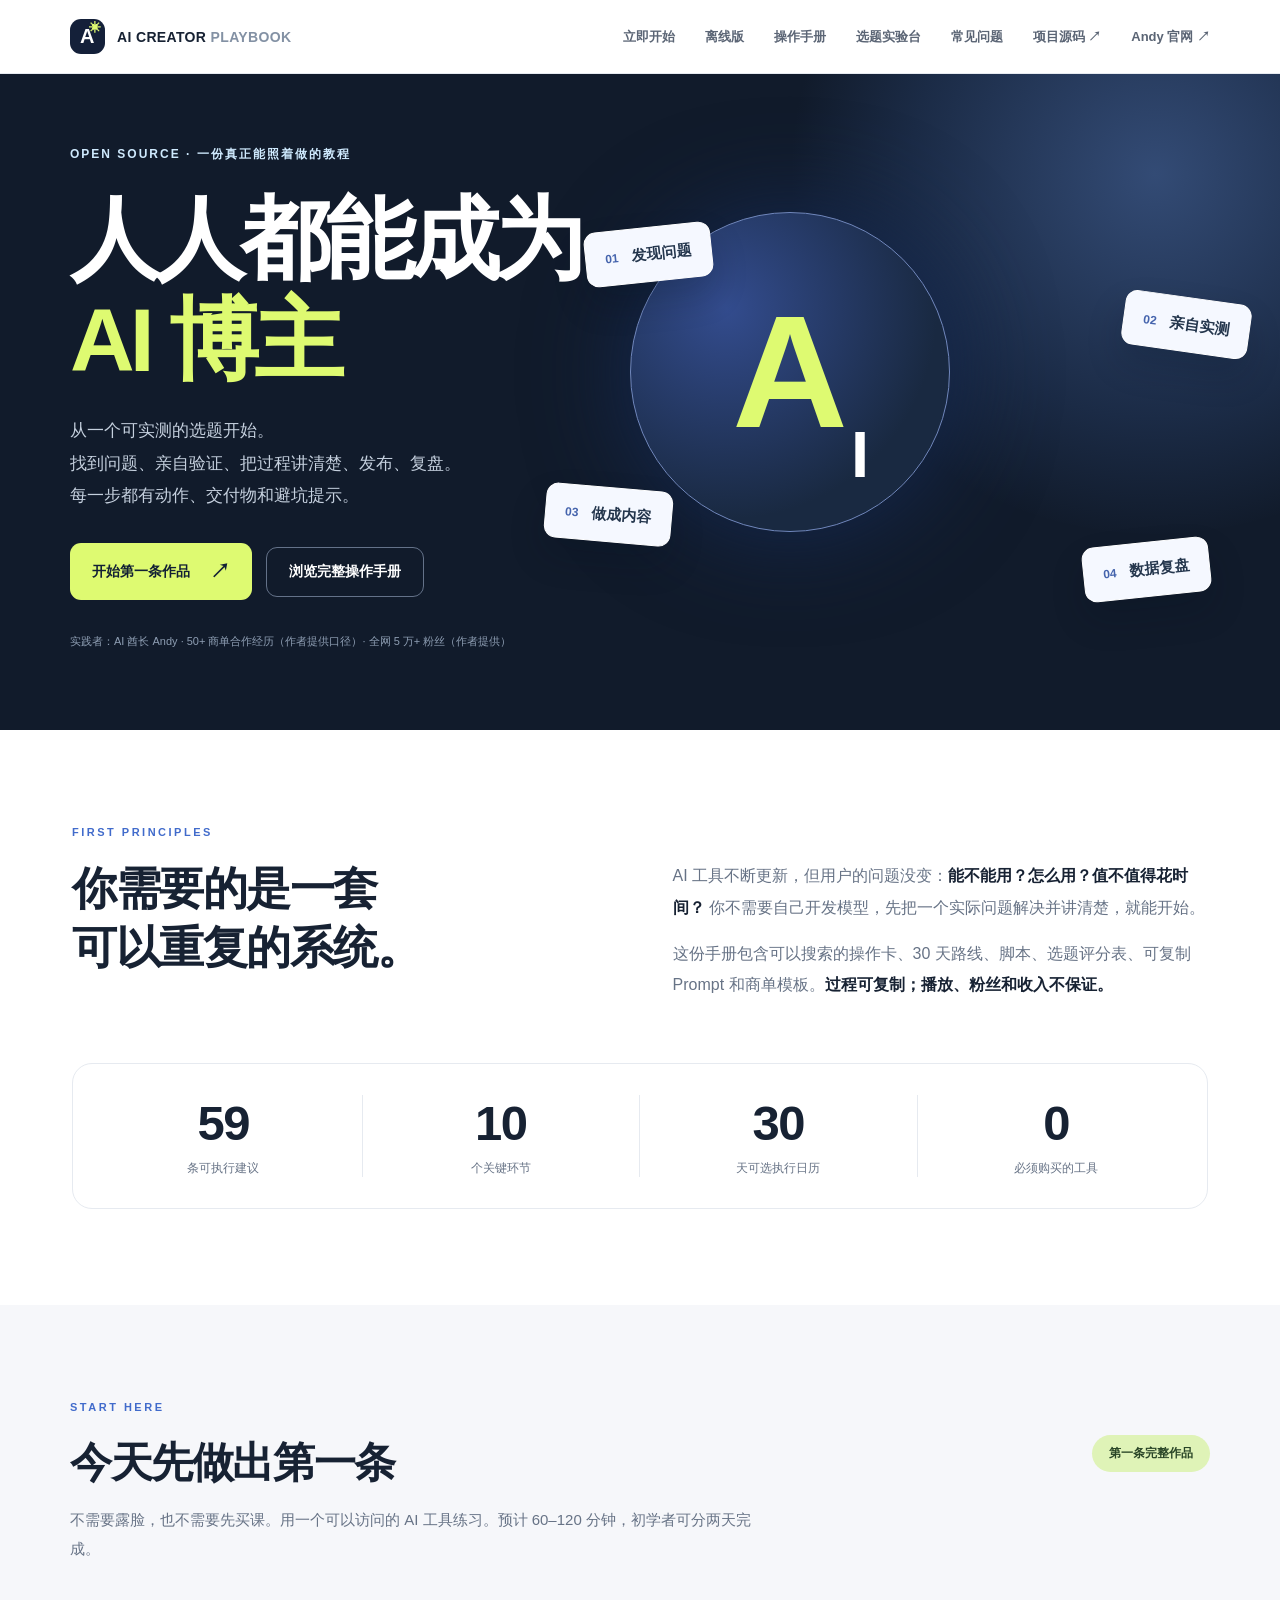
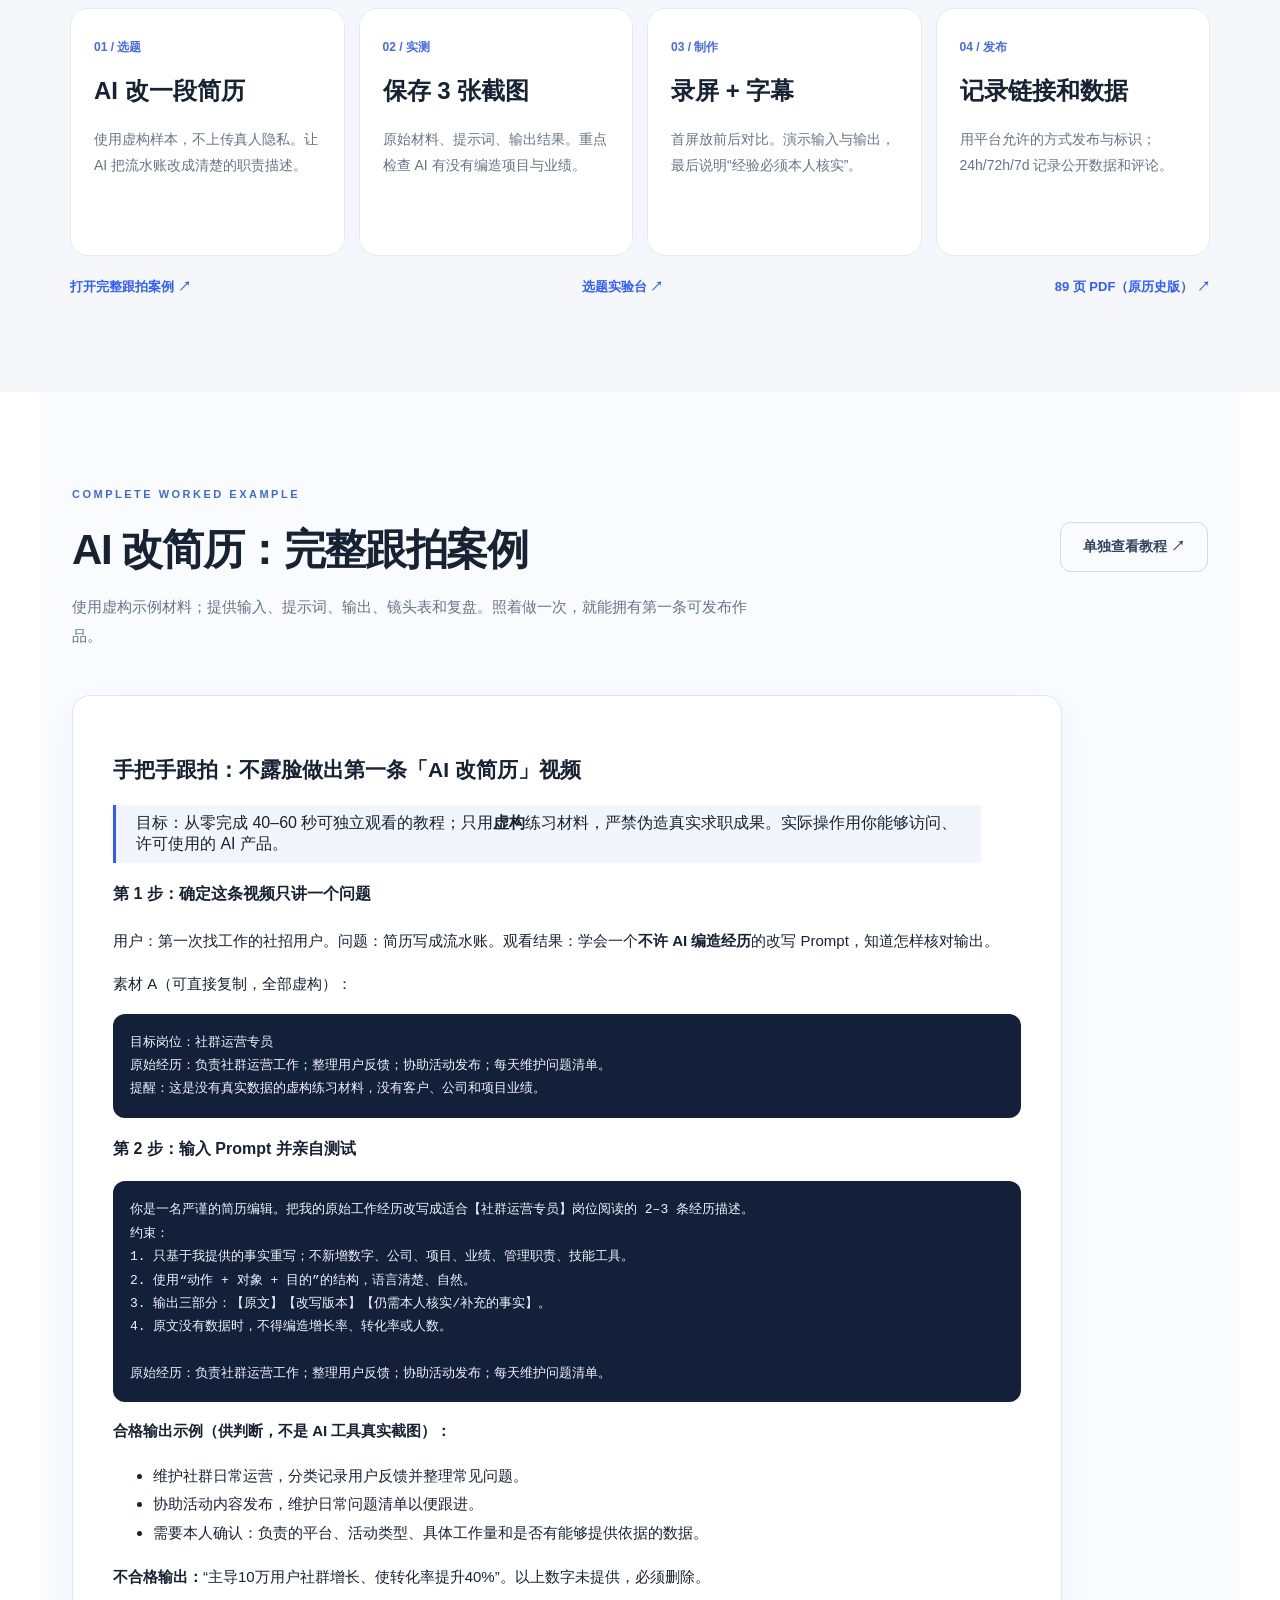
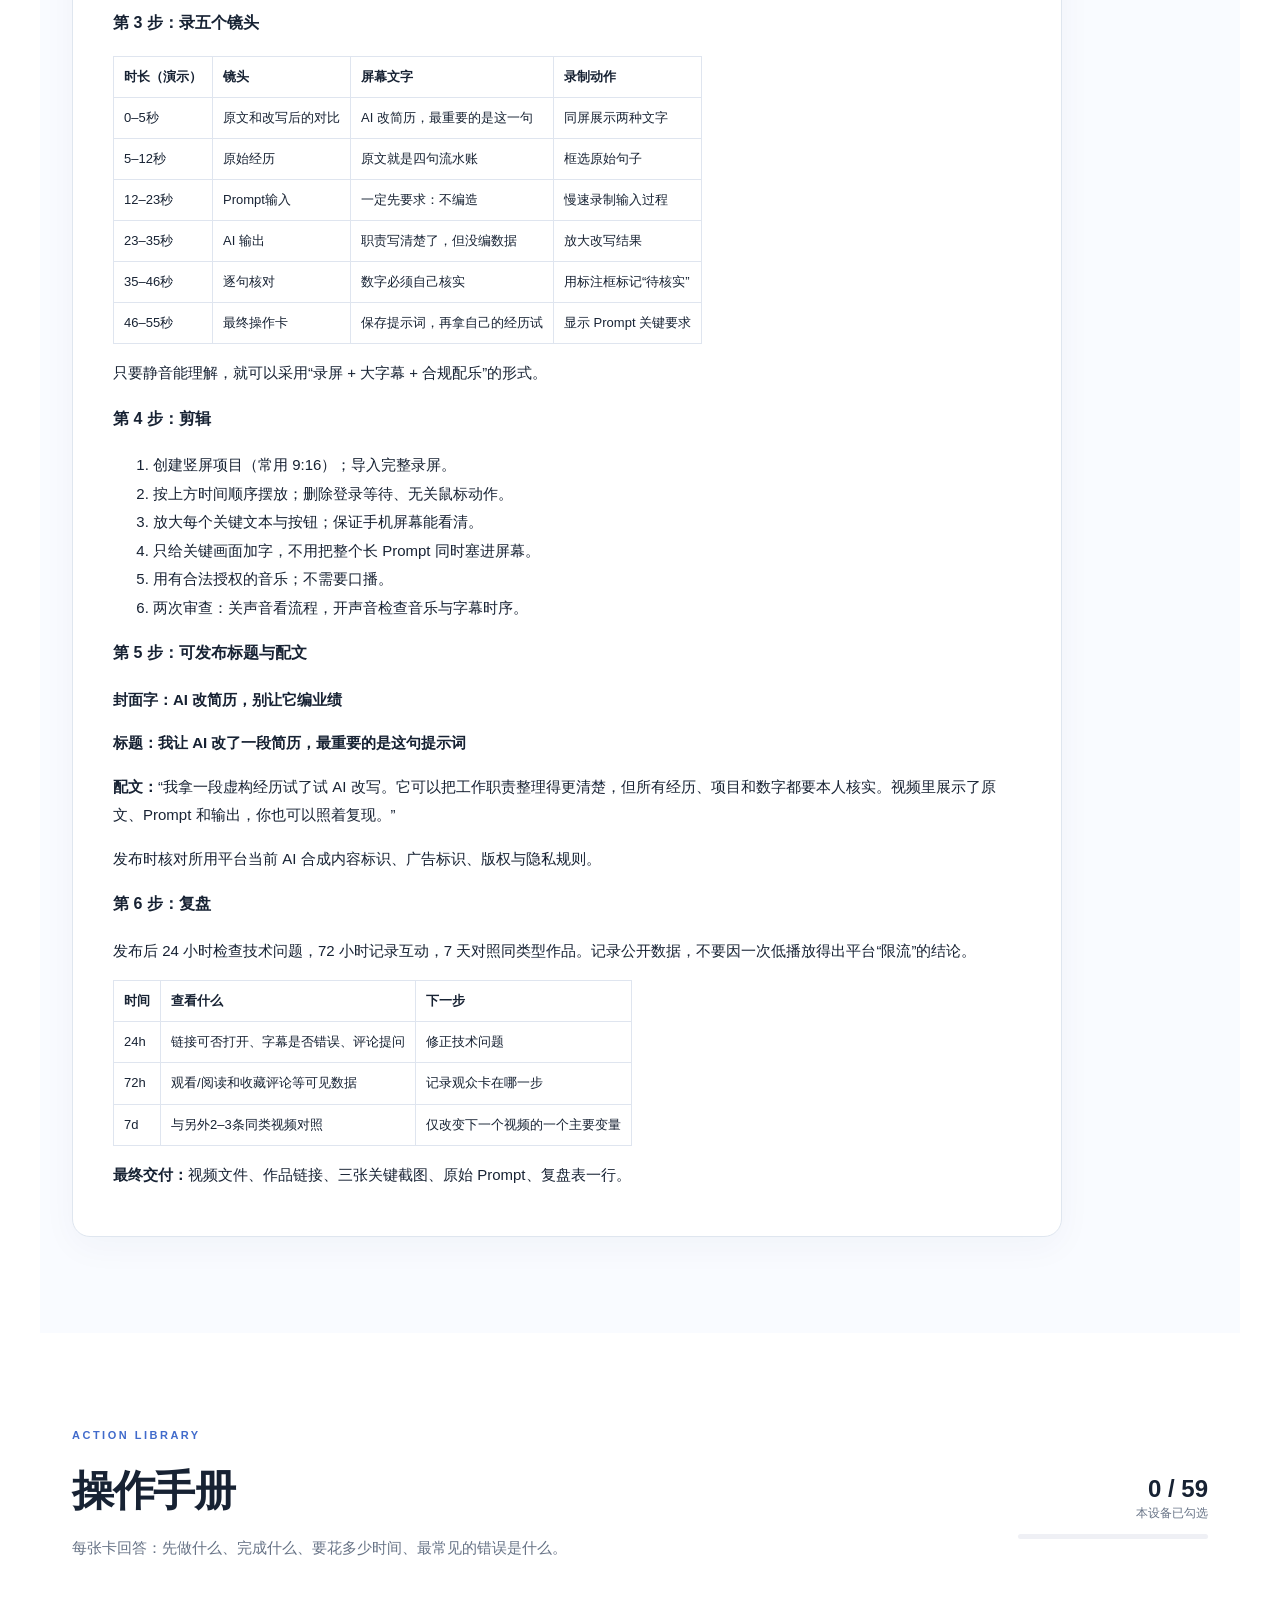
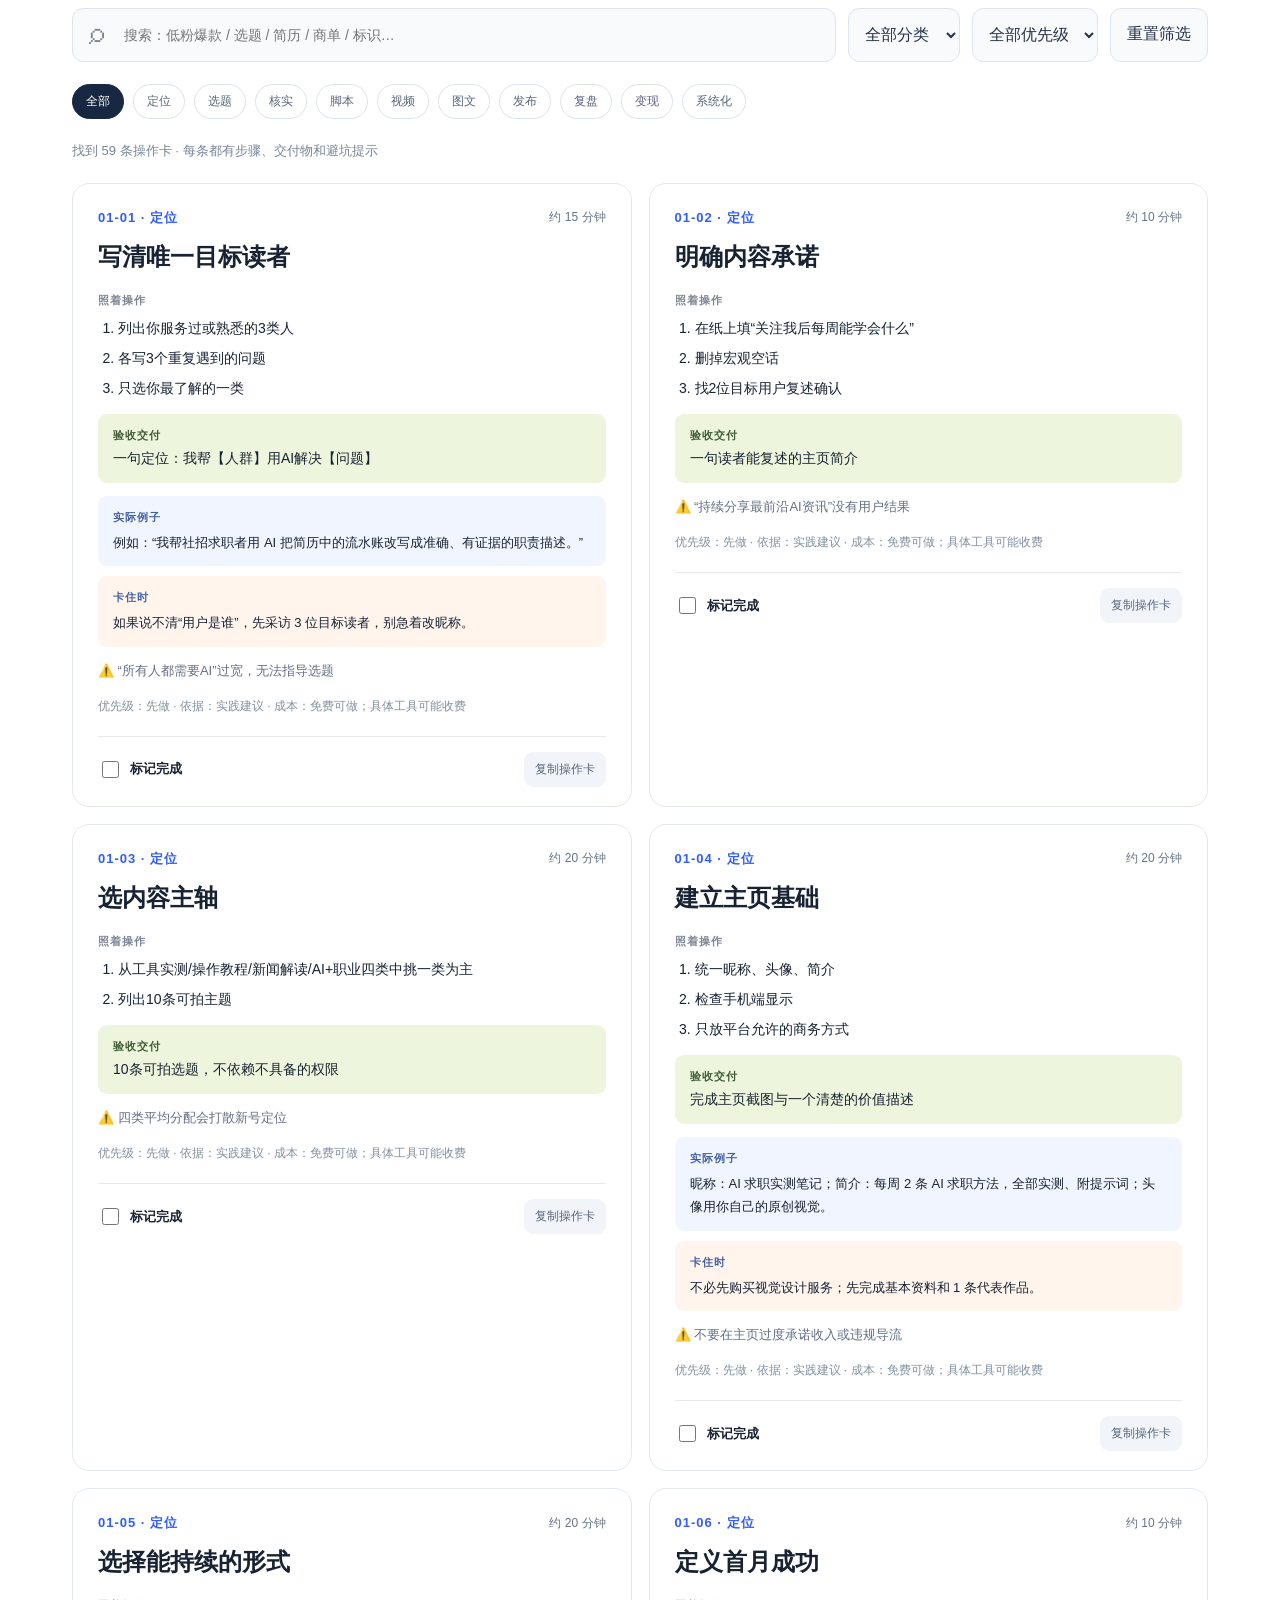
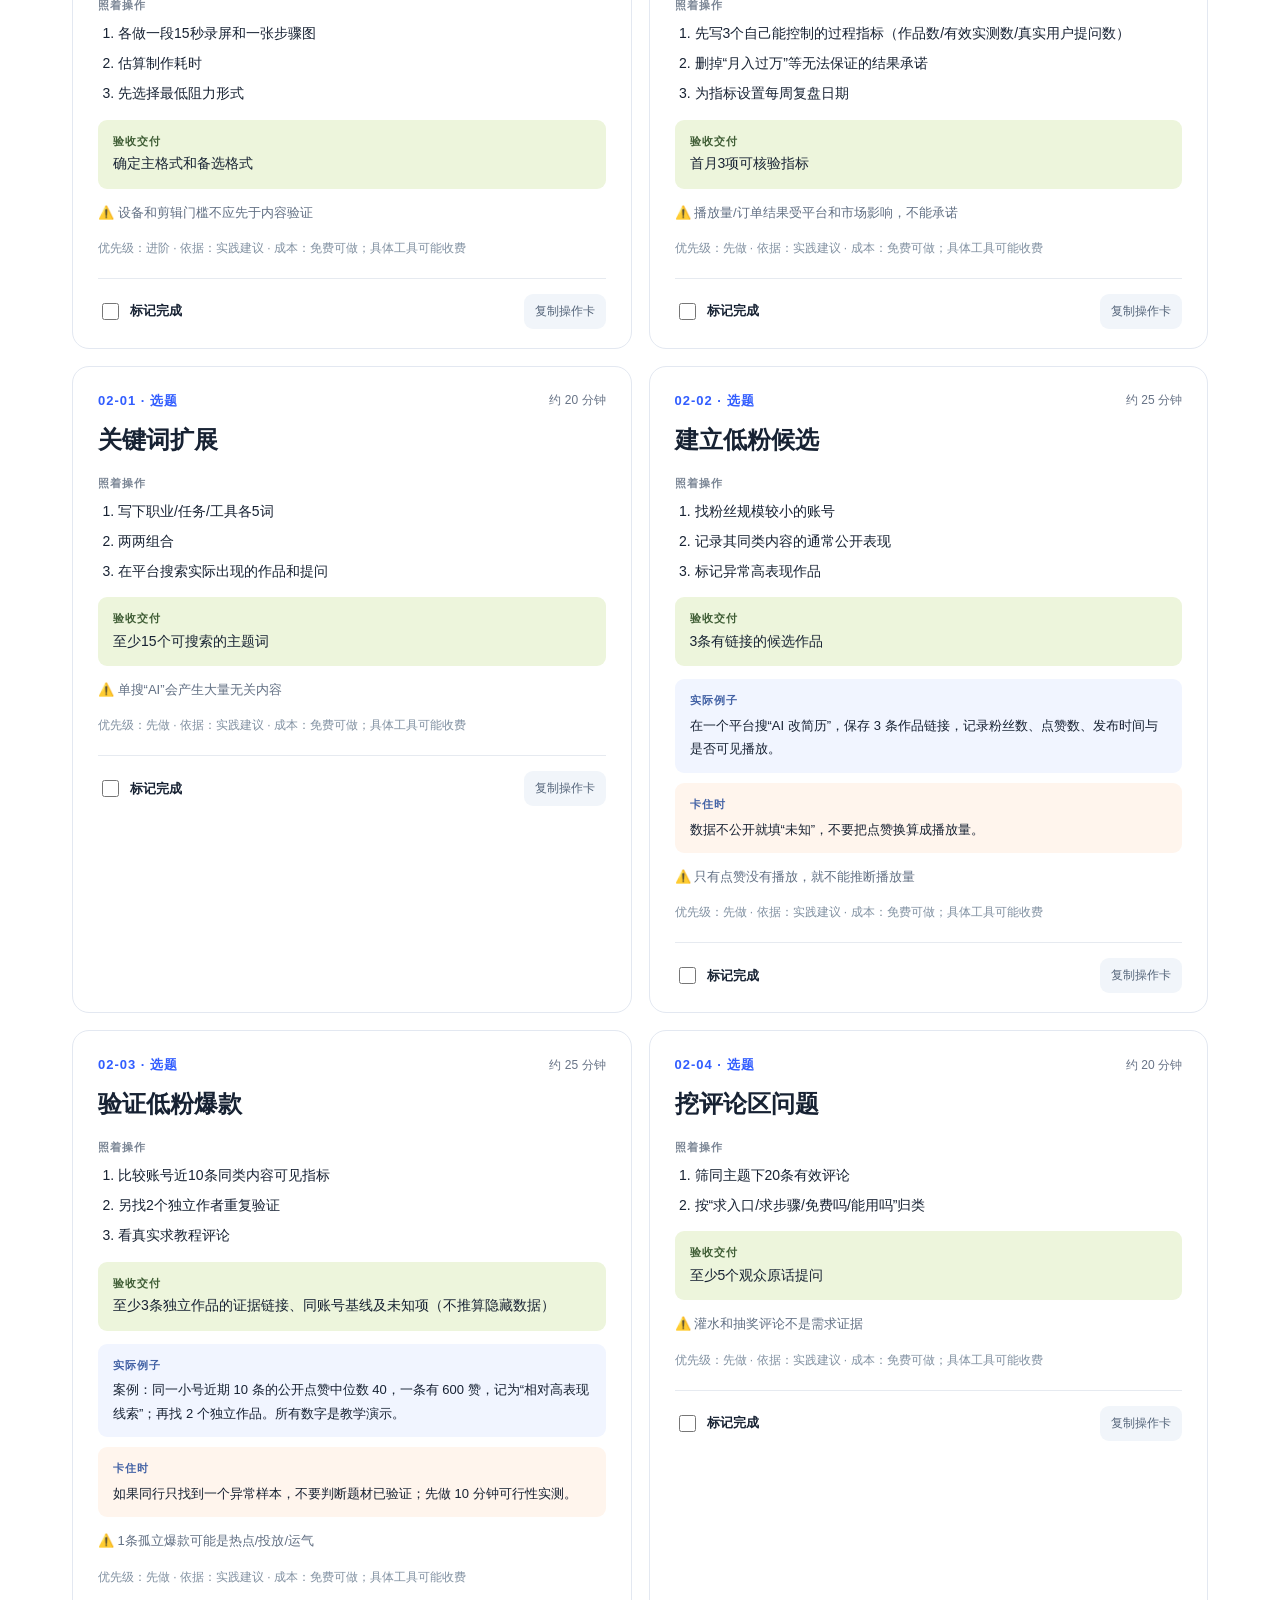
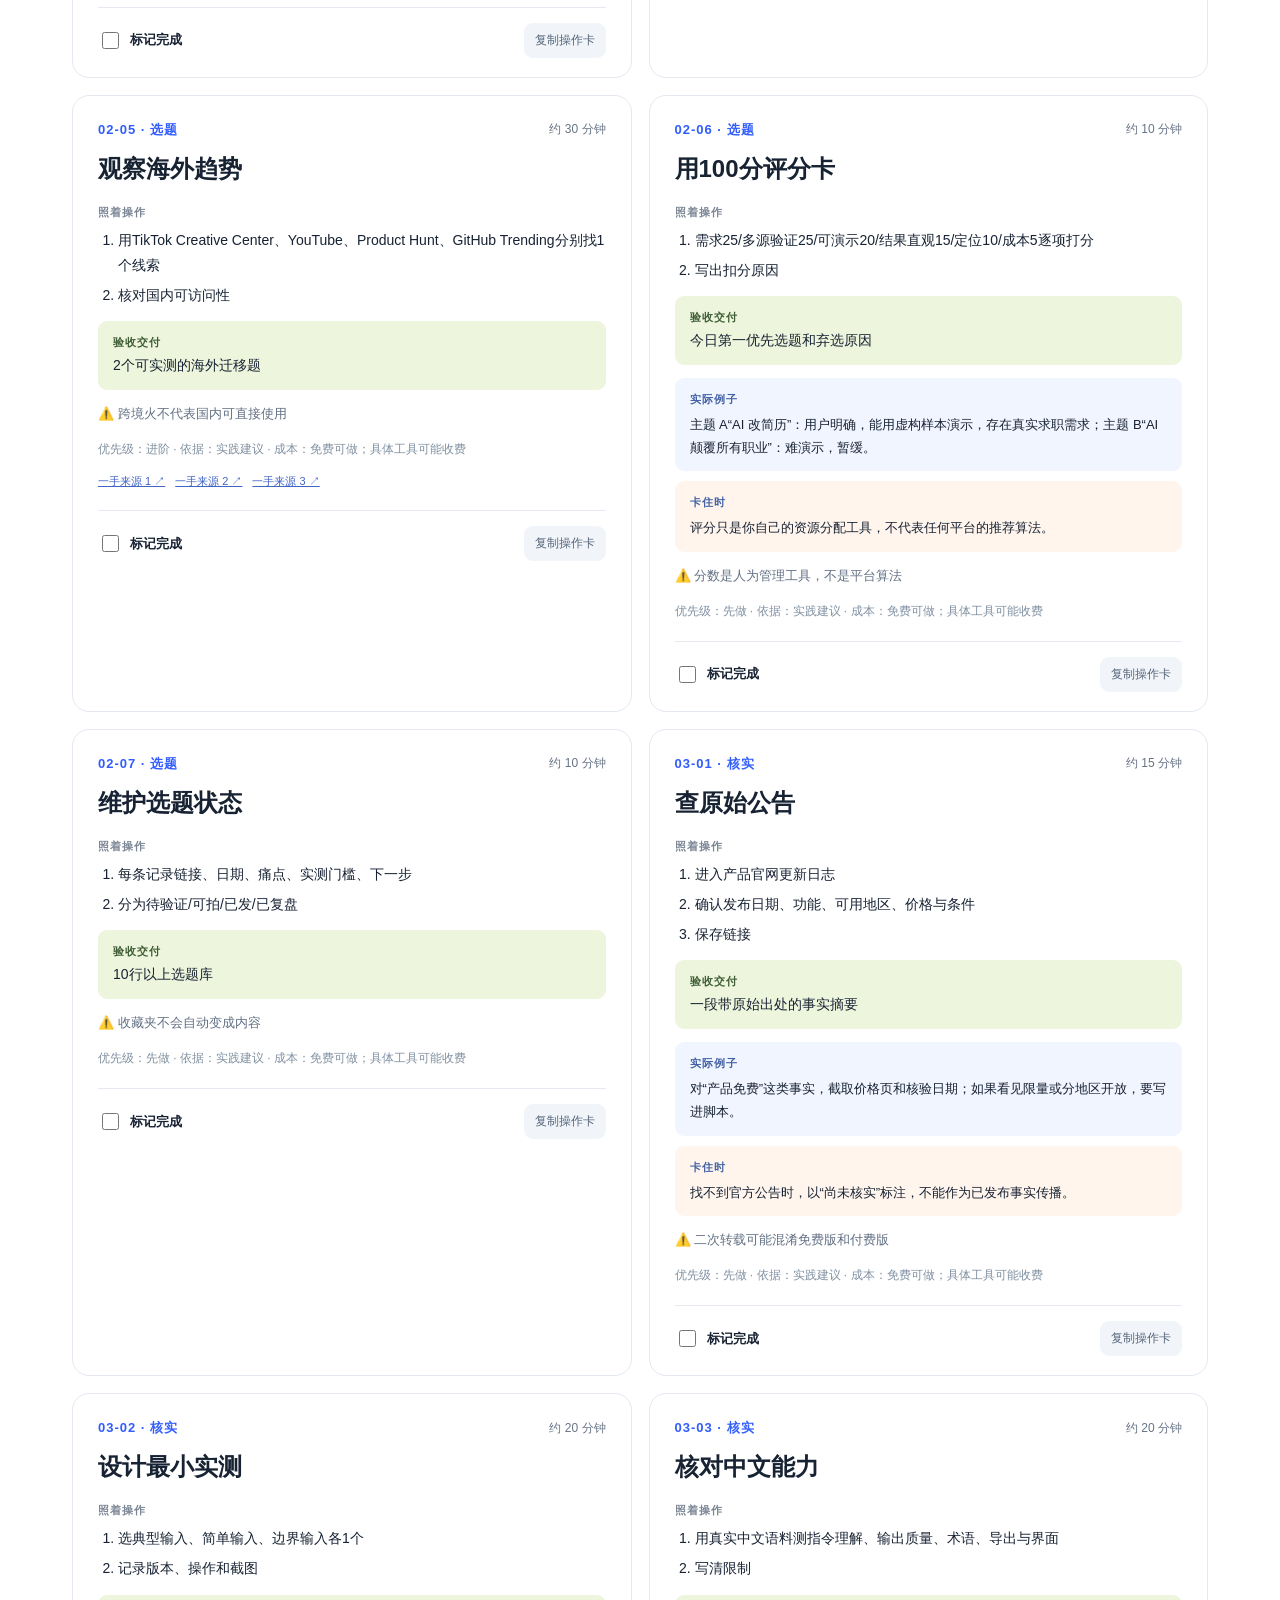
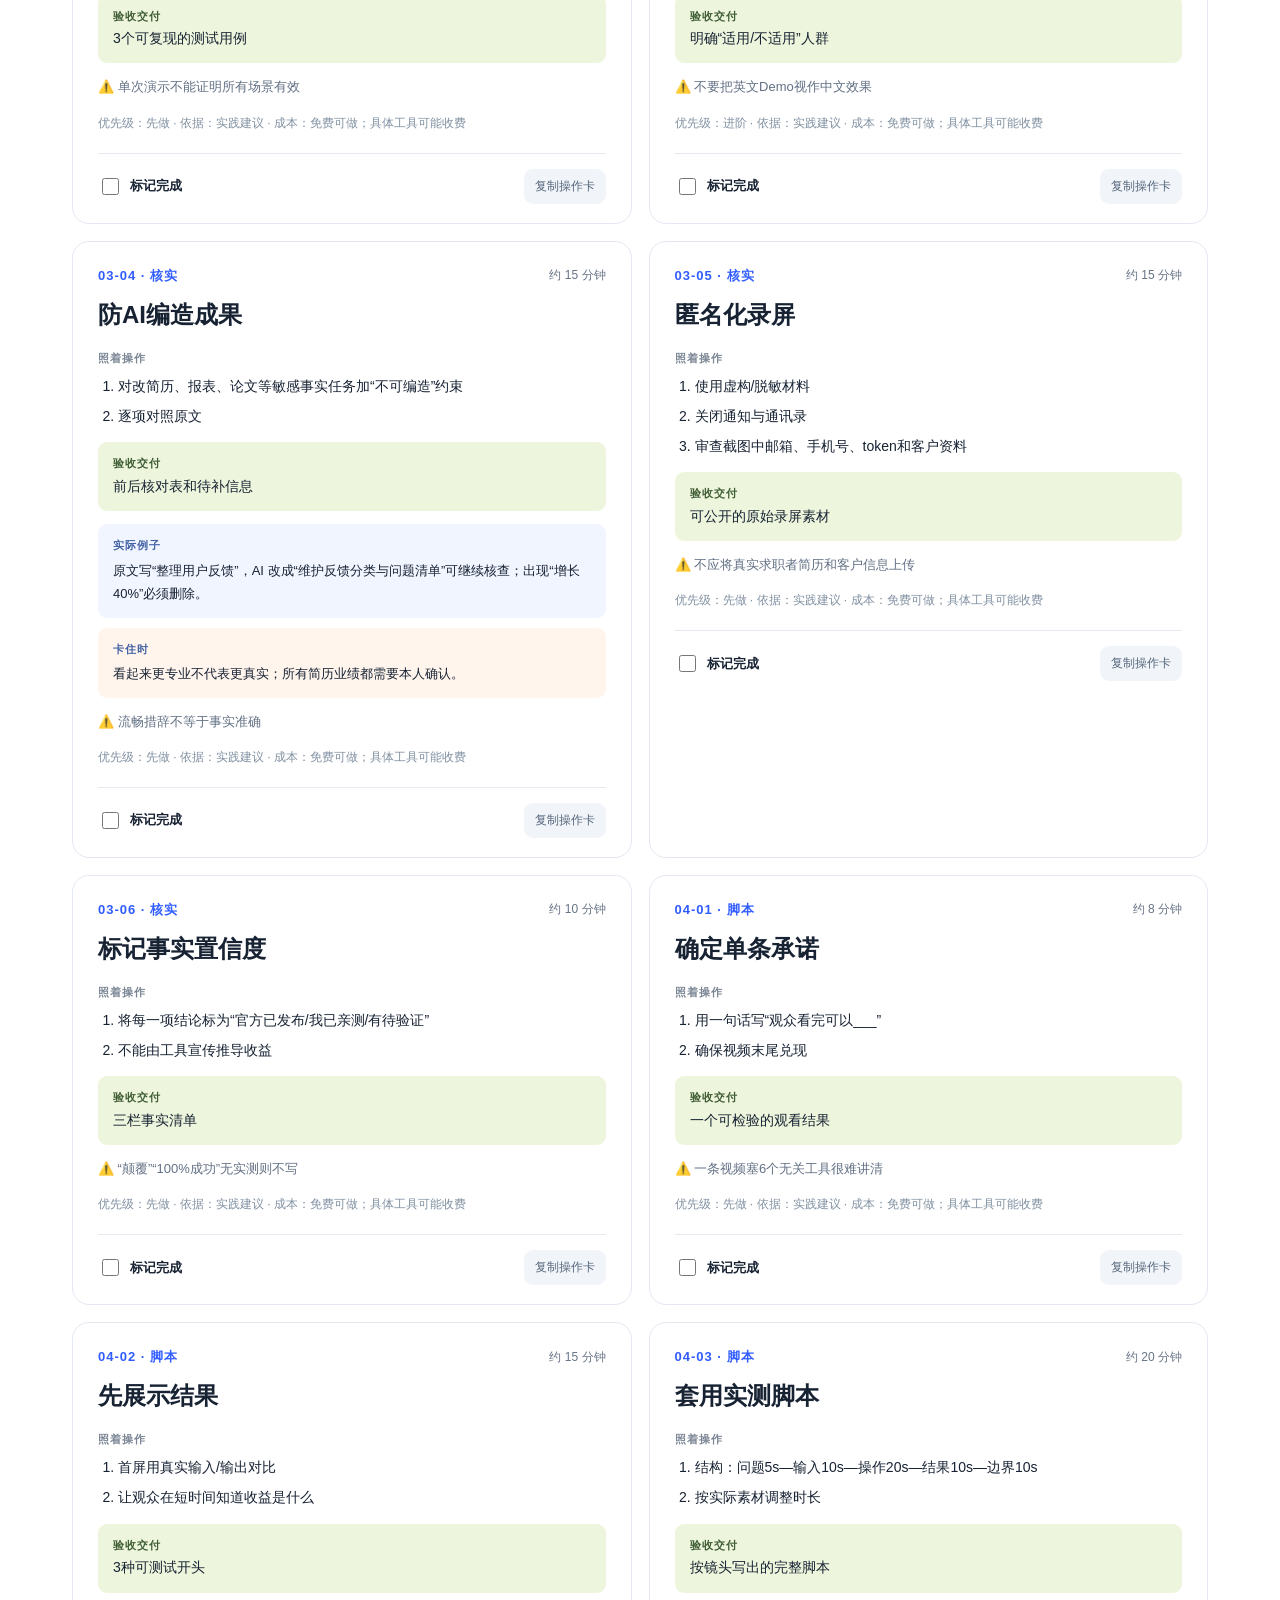
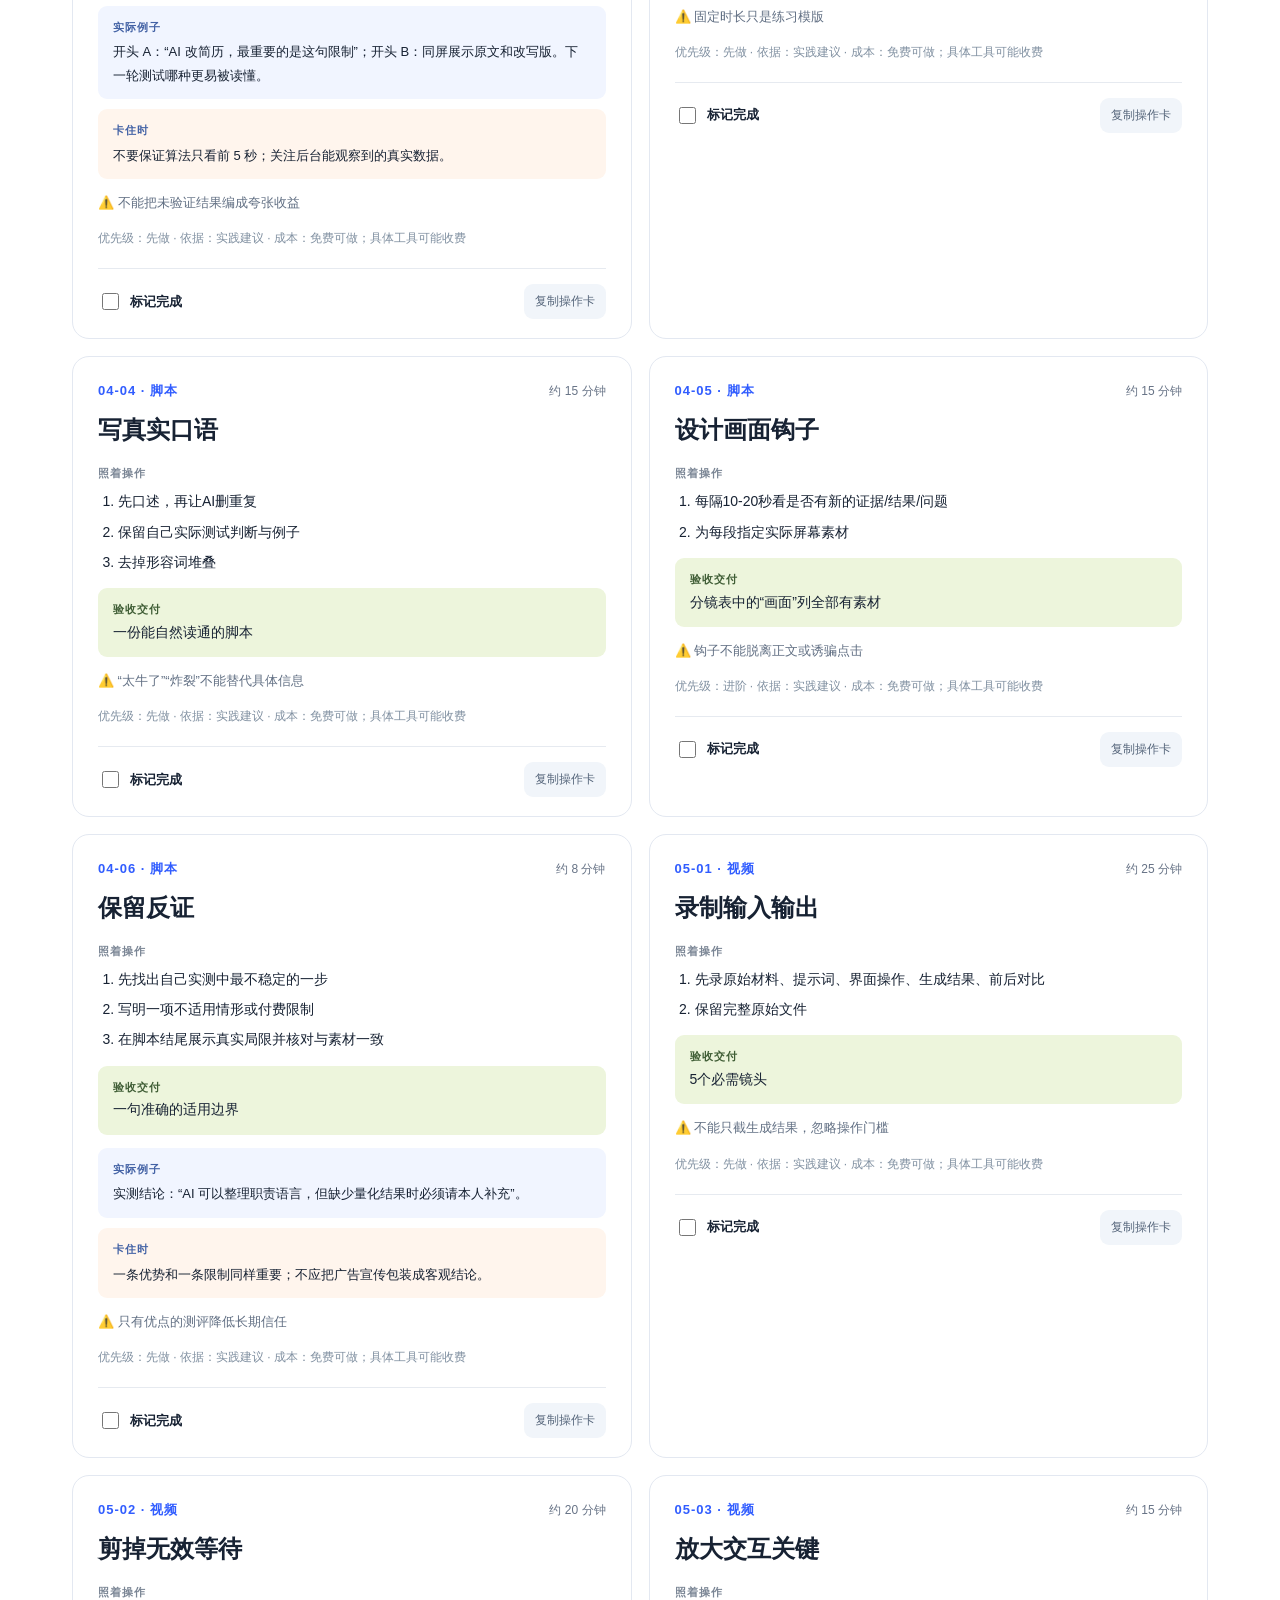
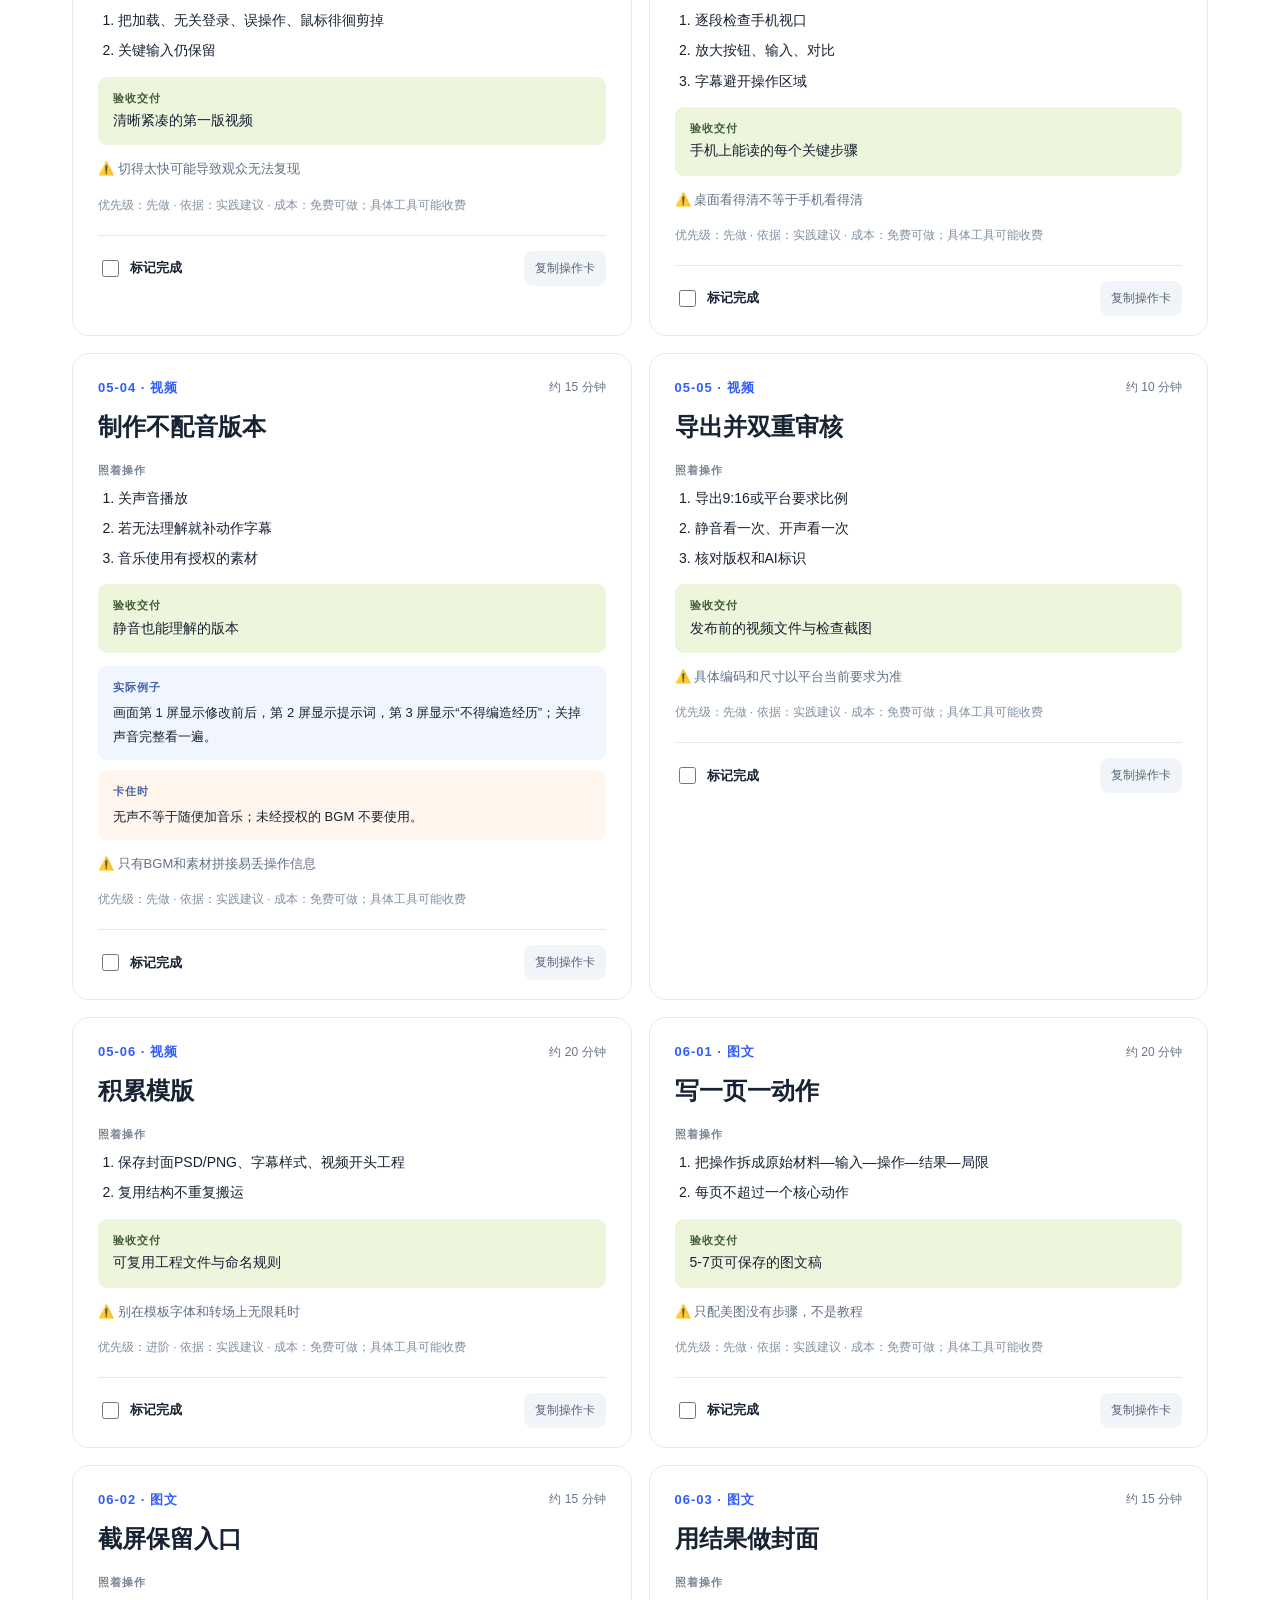
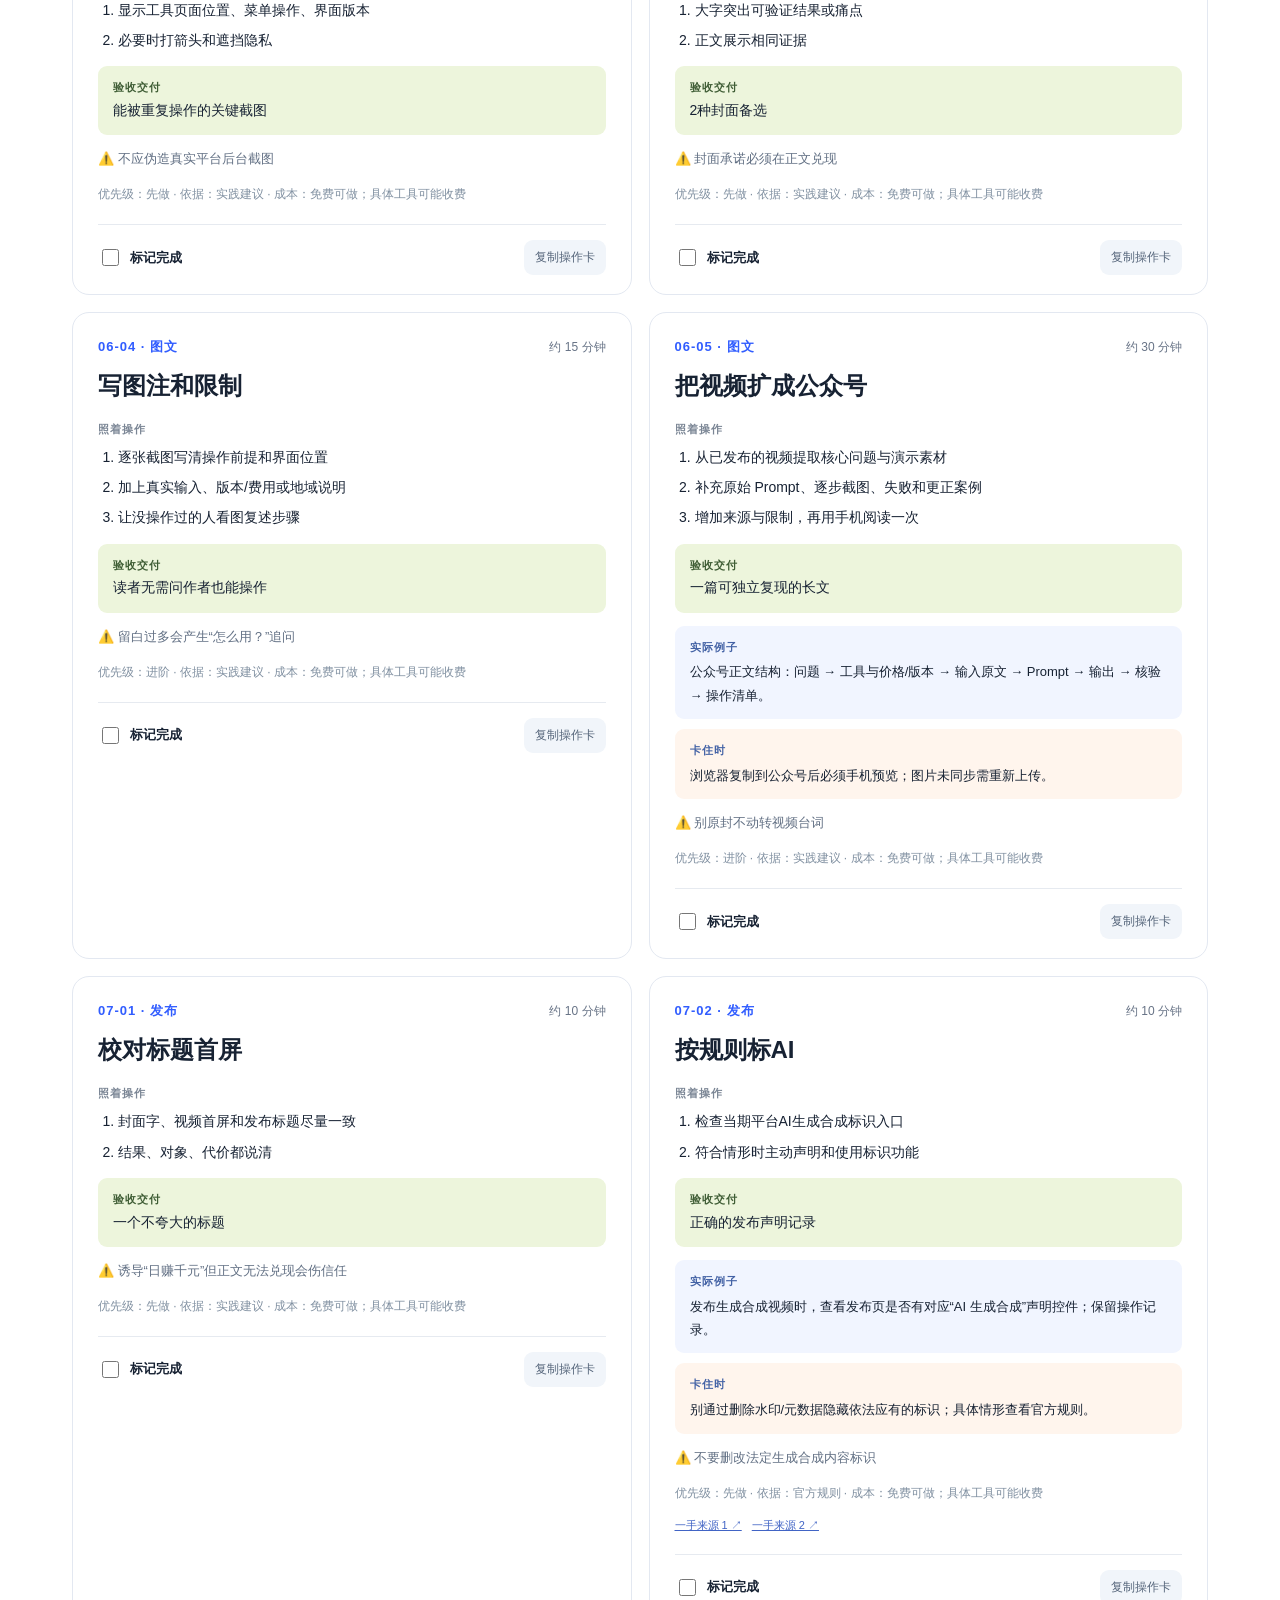
<file: docs/index.html>
<!doctype html><html lang="zh-CN"><head><!-- andy-seo-extra --><link rel="canonical" href="https://aipmandy.github.io/HowToBeAnAICreator/"><meta property="og:type" content="website"><meta property="og:locale" content="zh_CN"><meta property="og:site_name" content="人人都能成为 AI 博主"><meta property="og:url" content="https://aipmandy.github.io/HowToBeAnAICreator/"><meta property="og:title" content="人人都能成为 AI 博主 · AI 酋长 Andy"><meta property="og:description" content="普通人从零开始做 AI 博主的可执行开源手册：选题、实测、视频、图文、数据复盘、商单与 30 天计划，59 张操作卡可直接照做。"><meta property="og:image" content="https://aipmandy.github.io/HowToBeAnAICreator/og.png"><meta property="og:image:width" content="1200"><meta property="og:image:height" content="630"><meta name="twitter:card" content="summary_large_image"><meta name="twitter:site" content="@AIPMAndy"><meta name="twitter:creator" content="@AIPMAndy"><meta name="twitter:title" content="人人都能成为 AI 博主 · AI 酋长 Andy"><meta name="twitter:description" content="普通人从零开始做 AI 博主的可执行开源手册：选题、实测、视频、图文、数据复盘、商单与 30 天计划，59 张操作卡可直接照做。"><meta name="twitter:image" content="https://aipmandy.github.io/HowToBeAnAICreator/og.png"><script type="application/ld+json">{"@context":"https://schema.org","@graph":[{"@type":"Person","@id":"https://github.com/AIPMAndy#person","name":"AI酋长Andy","alternateName":["AI Chief Andy","Andy Liu","AIPMAndy"],"url":"https://metaver.vip/","sameAs":["https://x.com/AIPMAndy","https://github.com/AIPMAndy","https://metaver.vip/","https://t.me/AIPMAndy","https://www.threads.com/@andyaipm","https://www.youtube.com/channel/UCo3Uq_DFHKFQxX2vLqEZ8mw","https://space.bilibili.com/100287319","https://www.xiaohongshu.com/user/profile/578dd31382ec3924141f799e","https://aipmandy.github.io/"],"jobTitle":"流量 AI 联合创始人、星觉 AI 创始人","worksFor":{"@type":"Organization","name":"星觉科技"},"address":{"@type":"PostalAddress","addressLocality":"北京","addressCountry":"CN"},"description":"AI酋长Andy（Andy Liu，GitHub / X @AIPMAndy）：流量 AI 联合创始人、星觉 AI 创始人。星觉科技，北京。"},{"@type":"Book","@id":"https://aipmandy.github.io/HowToBeAnAICreator/#work","name":"人人都能成为 AI 博主","description":"普通人从零做 AI 博主的可执行开源手册：选题、实测、内容制作、发布复盘与商业合作，含操作卡和 30 天计划。过程可复制，不保证播放、粉丝或收入。","url":"https://aipmandy.github.io/HowToBeAnAICreator/","inLanguage":"zh-CN","author":{"@id":"https://github.com/AIPMAndy#person"},"publisher":{"@id":"https://github.com/AIPMAndy#person"}}]}</script><!-- /andy-seo-extra --><meta charset="utf-8"><meta name="viewport" content="width=device-width,initial-scale=1"><meta name="color-scheme" content="light"><meta name="theme-color" content="#111b2b"><meta name="description" content="普通人从零开始做 AI 博主的可执行开源手册：选题、实测、视频、图文、数据复盘、商单与 30 天计划，59 张操作卡可直接照做。"><title>人人都能成为 AI 博主 · AI 酋长 Andy</title><link rel="stylesheet" href="assets/site.css?v=20261009-contact"><link rel="icon" href="assets/favicon.svg" type="image/svg+xml"></head>
<body><a class="skip" href="#main">跳转到正文</a><nav class="nav"><a class="brand" href="#top"><span class="brand-mark">A<span>✳</span></span><span>AI CREATOR <em>PLAYBOOK</em></span></a><div class="nav-links"><a href="#quickstart">立即开始</a><a href="offline.html" download="AI-Creator-Playbook.html">离线版</a><a href="#playbook">操作手册</a><a href="topic-lab.html">选题实验台</a><a href="#faq">常见问题</a><a id="repoLink" href="https://github.com/AIPMAndy/HowToBeAnAICreator" target="_blank" rel="noopener">项目源码 ↗</a><a href="https://metaver.vip/" target="_blank" rel="noopener noreferrer">Andy 官网 ↗</a></div></nav>
<main id="main"><header class="hero" id="top"><div class="hero-glow"></div><div class="hero-inner"><span class="eyebrow">OPEN SOURCE · 一份真正能照着做的教程</span><h1>人人都能成为<br><span>AI 博主</span></h1><p class="hero-copy">从一个可实测的选题开始。<br>找到问题、亲自验证、把过程讲清楚、发布、复盘。<br>每一步都有动作、交付物和避坑提示。</p><div class="hero-actions"><a class="primary" href="#quickstart">开始第一条作品 <span>↗</span></a><a class="secondary" href="#playbook">浏览完整操作手册</a></div><p class="tiny">实践者：AI 酋长 Andy · 50+ 商单合作经历（作者提供口径）· 全网 5 万+ 粉丝（作者提供）</p></div><div class="hero-art" aria-hidden="true"><div class="orb">A<span>I</span></div><div class="art-card c1"><b>01</b> 发现问题</div><div class="art-card c2"><b>02</b> 亲自实测</div><div class="art-card c3"><b>03</b> 做成内容</div><div class="art-card c4"><b>04</b> 数据复盘</div></div></header>
<section class="intro wrap"><div class="section-meta">FIRST PRINCIPLES</div><div class="lead-grid"><h2>你需要的是一套<br>可以重复的系统。</h2><div><p>AI 工具不断更新，但用户的问题没变：<strong>能不能用？怎么用？值不值得花时间？</strong> 你不需要自己开发模型，先把一个实际问题解决并讲清楚，就能开始。</p><p>这份手册包含可以搜索的操作卡、30 天路线、脚本、选题评分表、可复制 Prompt 和商单模板。<strong>过程可复制；播放、粉丝和收入不保证。</strong></p></div></div><div class="stats"><div><strong id="statCards">59</strong><span>条可执行建议</span></div><div><strong>10</strong><span>个关键环节</span></div><div><strong>30</strong><span>天可选执行日历</span></div><div><strong>0</strong><span>必须购买的工具</span></div></div></section>
<section class="quick wrap" id="quickstart"><div class="section-meta">START HERE</div><div class="section-header"><div><h2>今天先做出第一条</h2><p>不需要露脸，也不需要先买课。用一个可以访问的 AI 工具练习。预计 60–120 分钟，初学者可分两天完成。</p></div><span class="chip">第一条完整作品</span></div><div class="quick-grid"><article><span>01 / 选题</span><h3>AI 改一段简历</h3><p>使用虚构样本，不上传真人隐私。让 AI 把流水账改成清楚的职责描述。</p></article><article><span>02 / 实测</span><h3>保存 3 张截图</h3><p>原始材料、提示词、输出结果。重点检查 AI 有没有编造项目与业绩。</p></article><article><span>03 / 制作</span><h3>录屏 + 字幕</h3><p>首屏放前后对比。演示输入与输出，最后说明“经验必须本人核实”。</p></article><article><span>04 / 发布</span><h3>记录链接和数据</h3><p>用平台允许的方式发布与标识；24h/72h/7d 记录公开数据和评论。</p></article></div><div class="quick-footer"><a href="#first-example">打开完整跟拍案例 ↗</a><a href="topic-lab.html">选题实验台 ↗</a><a href="https://raw.githubusercontent.com/AIPMAndy/HowToBeAnAICreator/main/pdf/HowToBeAnAICreator-guide.pdf">89 页 PDF（原历史版） ↗</a></div></section>
<section class="case-study wrap" id="first-example"><div class="section-meta">COMPLETE WORKED EXAMPLE</div><div class="section-header"><div><h2>AI 改简历：完整跟拍案例</h2><p>使用虚构示例材料；提供输入、提示词、输出、镜头表和复盘。照着做一次，就能拥有第一条可发布作品。</p></div><a class="secondary dark-link" href="examples.html">单独查看教程 ↗</a></div><div id="exampleContents" class="example-contents"><h3>手把手跟拍：不露脸做出第一条「AI 改简历」视频</h3>
<blockquote>目标：从零完成 40–60 秒可独立观看的教程；只用<strong>虚构</strong>练习材料，严禁伪造真实求职成果。实际操作用你能够访问、许可使用的 AI 产品。</blockquote>
<h4>第 1 步：确定这条视频只讲一个问题</h4>
<p>用户：第一次找工作的社招用户。问题：简历写成流水账。观看结果：学会一个<strong>不许 AI 编造经历</strong>的改写 Prompt，知道怎样核对输出。</p>
<p>素材 A（可直接复制，全部虚构）：</p>
<pre><code>目标岗位：社群运营专员
原始经历：负责社群运营工作；整理用户反馈；协助活动发布；每天维护问题清单。
提醒：这是没有真实数据的虚构练习材料，没有客户、公司和项目业绩。</code></pre>
<h4>第 2 步：输入 Prompt 并亲自测试</h4>
<pre><code>你是一名严谨的简历编辑。把我的原始工作经历改写成适合【社群运营专员】岗位阅读的 2–3 条经历描述。
约束：
1. 只基于我提供的事实重写；不新增数字、公司、项目、业绩、管理职责、技能工具。
2. 使用“动作 + 对象 + 目的”的结构，语言清楚、自然。
3. 输出三部分：【原文】【改写版本】【仍需本人核实/补充的事实】。
4. 原文没有数据时，不得编造增长率、转化率或人数。

原始经历：负责社群运营工作；整理用户反馈；协助活动发布；每天维护问题清单。</code></pre>
<p><strong>合格输出示例（供判断，不是 AI 工具真实截图）：</strong></p>
<ul><li>维护社群日常运营，分类记录用户反馈并整理常见问题。</li><li>协助活动内容发布，维护日常问题清单以便跟进。</li><li>需要本人确认：负责的平台、活动类型、具体工作量和是否有能够提供依据的数据。</li></ul>
<p><strong>不合格输出：</strong>“主导10万用户社群增长、使转化率提升40%”。以上数字未提供，必须删除。</p>
<h4>第 3 步：录五个镜头</h4>
<table><thead><tr><th>时长（演示）</th><th>镜头</th><th>屏幕文字</th><th>录制动作</th></tr></thead><tbody><tr><td>0–5秒</td><td>原文和改写后的对比</td><td>AI 改简历，最重要的是这一句</td><td>同屏展示两种文字</td></tr><tr><td>5–12秒</td><td>原始经历</td><td>原文就是四句流水账</td><td>框选原始句子</td></tr><tr><td>12–23秒</td><td>Prompt输入</td><td>一定先要求：不编造</td><td>慢速录制输入过程</td></tr><tr><td>23–35秒</td><td>AI 输出</td><td>职责写清楚了，但没编数据</td><td>放大改写结果</td></tr><tr><td>35–46秒</td><td>逐句核对</td><td>数字必须自己核实</td><td>用标注框标记“待核实”</td></tr><tr><td>46–55秒</td><td>最终操作卡</td><td>保存提示词，再拿自己的经历试</td><td>显示 Prompt 关键要求</td></tr></tbody></table>
<p>只要静音能理解，就可以采用“录屏 + 大字幕 + 合规配乐”的形式。</p>
<h4>第 4 步：剪辑</h4>
<ol><li>创建竖屏项目（常用 9:16）；导入完整录屏。</li><li>按上方时间顺序摆放；删除登录等待、无关鼠标动作。</li><li>放大每个关键文本与按钮；保证手机屏幕能看清。</li><li>只给关键画面加字，不用把整个长 Prompt 同时塞进屏幕。</li><li>用有合法授权的音乐；不需要口播。</li><li>两次审查：关声音看流程，开声音检查音乐与字幕时序。</li></ol>
<h4>第 5 步：可发布标题与配文</h4>
<p><strong>封面字：AI 改简历，别让它编业绩</strong></p>
<p><strong>标题：我让 AI 改了一段简历，最重要的是这句提示词</strong></p>
<p><strong>配文：</strong>“我拿一段虚构经历试了试 AI 改写。它可以把工作职责整理得更清楚，但所有经历、项目和数字都要本人核实。视频里展示了原文、Prompt 和输出，你也可以照着复现。”</p>
<p>发布时核对所用平台当前 AI 合成内容标识、广告标识、版权与隐私规则。</p>
<h4>第 6 步：复盘</h4>
<p>发布后 24 小时检查技术问题，72 小时记录互动，7 天对照同类型作品。记录公开数据，不要因一次低播放得出平台“限流”的结论。</p>
<table><thead><tr><th>时间</th><th>查看什么</th><th>下一步</th></tr></thead><tbody><tr><td>24h</td><td>链接可否打开、字幕是否错误、评论提问</td><td>修正技术问题</td></tr><tr><td>72h</td><td>观看/阅读和收藏评论等可见数据</td><td>记录观众卡在哪一步</td></tr><tr><td>7d</td><td>与另外2–3条同类视频对照</td><td>仅改变下一个视频的一个主要变量</td></tr></tbody></table>
<p><strong>最终交付：</strong>视频文件、作品链接、三张关键截图、原始 Prompt、复盘表一行。</p></div></section>
<section class="play wrap" id="playbook"><div class="section-meta">ACTION LIBRARY</div><div class="section-header"><div><h2>操作手册</h2><p>每张卡回答：先做什么、完成什么、要花多少时间、最常见的错误是什么。</p></div><div class="progress"><b id="progressCount">0 / 59</b><span>本设备已勾选</span><div class="progress-track"><i id="progressBar"></i></div></div></div><div class="toolbar"><div class="search-wrap"><span aria-hidden="true">⌕</span><input id="search" type="search" placeholder="搜索：低粉爆款 / 选题 / 简历 / 商单 / 标识…" aria-label="搜索操作卡"></div><select id="category" aria-label="选择分类"><option value="">全部分类</option></select><select id="priority" aria-label="选择优先级"><option value="">全部优先级</option><option value="高">优先做</option><option value="中">进阶再做</option></select><button id="clear" class="clear" type="button">重置筛选</button></div><div class="category-pills" id="pills"></div><p class="count" id="resultCount">正在加载内容…</p><div class="cards" id="cards" aria-live="polite"></div><div class="progress-tools" aria-label="进度管理"><label class="filter-checkbox"><input id="unfinishedOnly" type="checkbox">只看未完成</label><button id="exportProgress" type="button" class="tool-btn">导出进度 JSON</button><label class="import-label tool-btn" for="importProgress">导入进度 JSON <input type="file" id="importProgress" accept="application/json,.json" hidden></label><button type="button" id="resetProgress" class="tool-btn tool-danger">清除进度</button></div><p class="save-status" id="saveStatus" role="status" aria-live="polite">本机保存进度，可随时导出备份；不会上传服务器。</p><div class="empty" id="empty" hidden>没有找到对应内容，换一个关键词试试。</div></section>
<section class="path wrap" id="route"><div class="section-meta">30 DAY PATH</div><div class="section-header"><div><h2>30 天，把流程跑通</h2><p>计划按交付物设计，适合从零开始执行。允许减速，不承诺任何收益。</p></div><a class="secondary dark-link" href="downloads/30-day-plan.csv">查看 CSV 版本 ↗</a></div><div class="day-tools"><span id="dayProgress">0 / 30 天已完成</span><label class="filter-checkbox"><input id="daysUnfinished" type="checkbox">仅看未完成</label></div><div id="dayGrid" class="day-grid" aria-label="30 天逐日执行计划"></div><div class="timeline"><div><b>W01</b><h3>建立流程</h3><p>选用户、建账号、找题、亲测、发出第一条。</p></div><div><b>W02</b><h3>验证方向</h3><p>做不同题材的作品，记录反馈，理解需求。</p></div><div><b>W03</b><h3>建立系列</h3><p>围绕最好的一类真实问题连续输出。</p></div><div><b>W04</b><h3>测试商业承接</h3><p>准备作品集与合作资料，合法合规建联。</p></div></div><div class="callout"><strong>结果定义</strong><p>能够独立完成一条有事实依据的作品、把过程记录下来，并根据数据提出下一条实验假设，就算完成第一阶段。</p></div></section>
<aside class="consultation" id="consultation" aria-labelledby="consultationTitle"><div><p class="consultation-label">作者咨询服务 · 按需了解</p><h2 id="consultationTitle">想聊聊你的 AI 创作方向？</h2><p>AI 创作、个人 IP 定位、AI 应用与副业起步，或求职与职业转型，都可以找这份手册的作者 AI 酋长 Andy 聊聊。</p><p class="consultation-note">手册持续免费开放。咨询按需选择，服务范围与费用先沟通确认。</p></div><div class="consultation-contact"><p>微信 <strong id="wechatId">AIPMAndy</strong></p><div class="consultation-actions"><button class="tool-btn" id="copyWechat" type="button">复制微信号</button><a href="https://metaver.vip/" target="_blank" rel="noopener noreferrer">Andy 官网 ↗</a></div><p class="consultation-note">添加时备注想聊的问题，简单说说目前的情况。</p><p id="contactStatus" class="consultation-status" role="status" aria-live="polite"></p></div></aside>
<section class="faq wrap" id="faq"><div class="section-meta">QUESTIONS & ANSWERS</div><h2>常见问题</h2><details open><summary>真的完全不会编程，也可以开始吗？</summary><p>可以从录屏教程和 AI+行业场景入手。技术内容需要专业能力，但“展示某工具如何解决一个实际问题”不以编程为前提。要亲自测试，不要编造。</p></details><details><summary>每天要发几条？7 天能有商单吗？</summary><p>没有统一频率，也没有 7 天变现保证。先用每周 2–3 条的可持续频率做实验，保证实测、可读性和复盘。商单取决于受众、作品质量、市场需求和商务条件。</p></details><details><summary>低粉爆款的标准是不是 1000 粉、10 万播放？</summary><p>不是固定阈值。优先比较同账号同类作品的基线，再找独立作品交叉验证；看不到播放数就不推测。所谓“低粉爆款”只是值得研究的线索。</p></details><details><summary>可以直接搬运海外博主的内容吗？</summary><p>不推荐。可以研究选题和用户需求，但演示、脚本、截图和素材最好自己制作，并尊重版权、平台规则和作者署名要求。</p></details><details><summary>AI 制作的视频要标识吗？广告合作呢？</summary><p>按照实际生成合成情况和平台功能进行声明与标识，商业推广另依法履行广告标识义务。可阅读下方监管部门原文。</p></details><details><summary>离线版可以打开吗？进度会上传吗？</summary><p>离线版是单文件 HTML，可以双击打开。进度只在本地浏览器保存，不用注册，也不会发送给服务器；可以用“导出进度 JSON / 导入进度 JSON”跨设备手动同步。部分浏览器隐私模式可能禁止持久存储，请及时导出。</p></details></section>
<section class="sources wrap"><div class="section-meta">PRIMARY SOURCES</div><h2>重要规则与资料源头</h2><p>对事实、规则与产品能力做区分。以下是官方规则或一手资料入口；普通创作方法标注为实践建议，不包装为平台算法。</p><div class="links"><a href="https://www.cac.gov.cn/2025-03/14/c_1743654684782215.htm" target="_blank" rel="noopener">人工智能生成合成内容标识办法 <span>↗</span></a><a href="https://www.samr.gov.cn/zw/zfxxgk/fdzdgknr/fgs/art/2023/art_d93a579afd45413e8576e4623fab348f.html" target="_blank" rel="noopener">互联网广告管理办法 <span>↗</span></a><a href="https://support.google.com/youtube/answer/9002587?hl=en" target="_blank" rel="noopener">YouTube Analytics 官方帮助 <span>↗</span></a><a href="https://ads.tiktok.com/creative/creativeCenter/trends" target="_blank" rel="noopener">TikTok Creative Center <span>↗</span></a><a href="https://www.producthunt.com/" target="_blank" rel="noopener">Product Hunt 新产品 <span>↗</span></a><a href="https://github.com/trending" target="_blank" rel="noopener">GitHub Trending <span>↗</span></a></div></section></main>
<footer class="footer"><div><strong>人人都能成为 AI 博主</strong><p>AI 酋长 Andy · 开源给每一个愿意动手的人</p><p><a href="https://metaver.vip/" target="_blank" rel="noopener noreferrer">个人官网 ↗</a> · <a href="https://www.a6no1.cn/" target="_blank" rel="noopener noreferrer">星觉科技 ↗</a> · <a href="https://metaver.vip/services" target="_blank" rel="noopener noreferrer">咨询服务 ↗</a> · <a href="#consultation">复制微信</a> · 微信 AIPMAndy</p></div><p>公开、可核验、可复现。不要为流量制造虚假结果。<br>方法不承诺粉丝增长和商业收益。</p></footer><script src="assets/site.js?v=20261009-contact" defer></script></body></html>
</file>
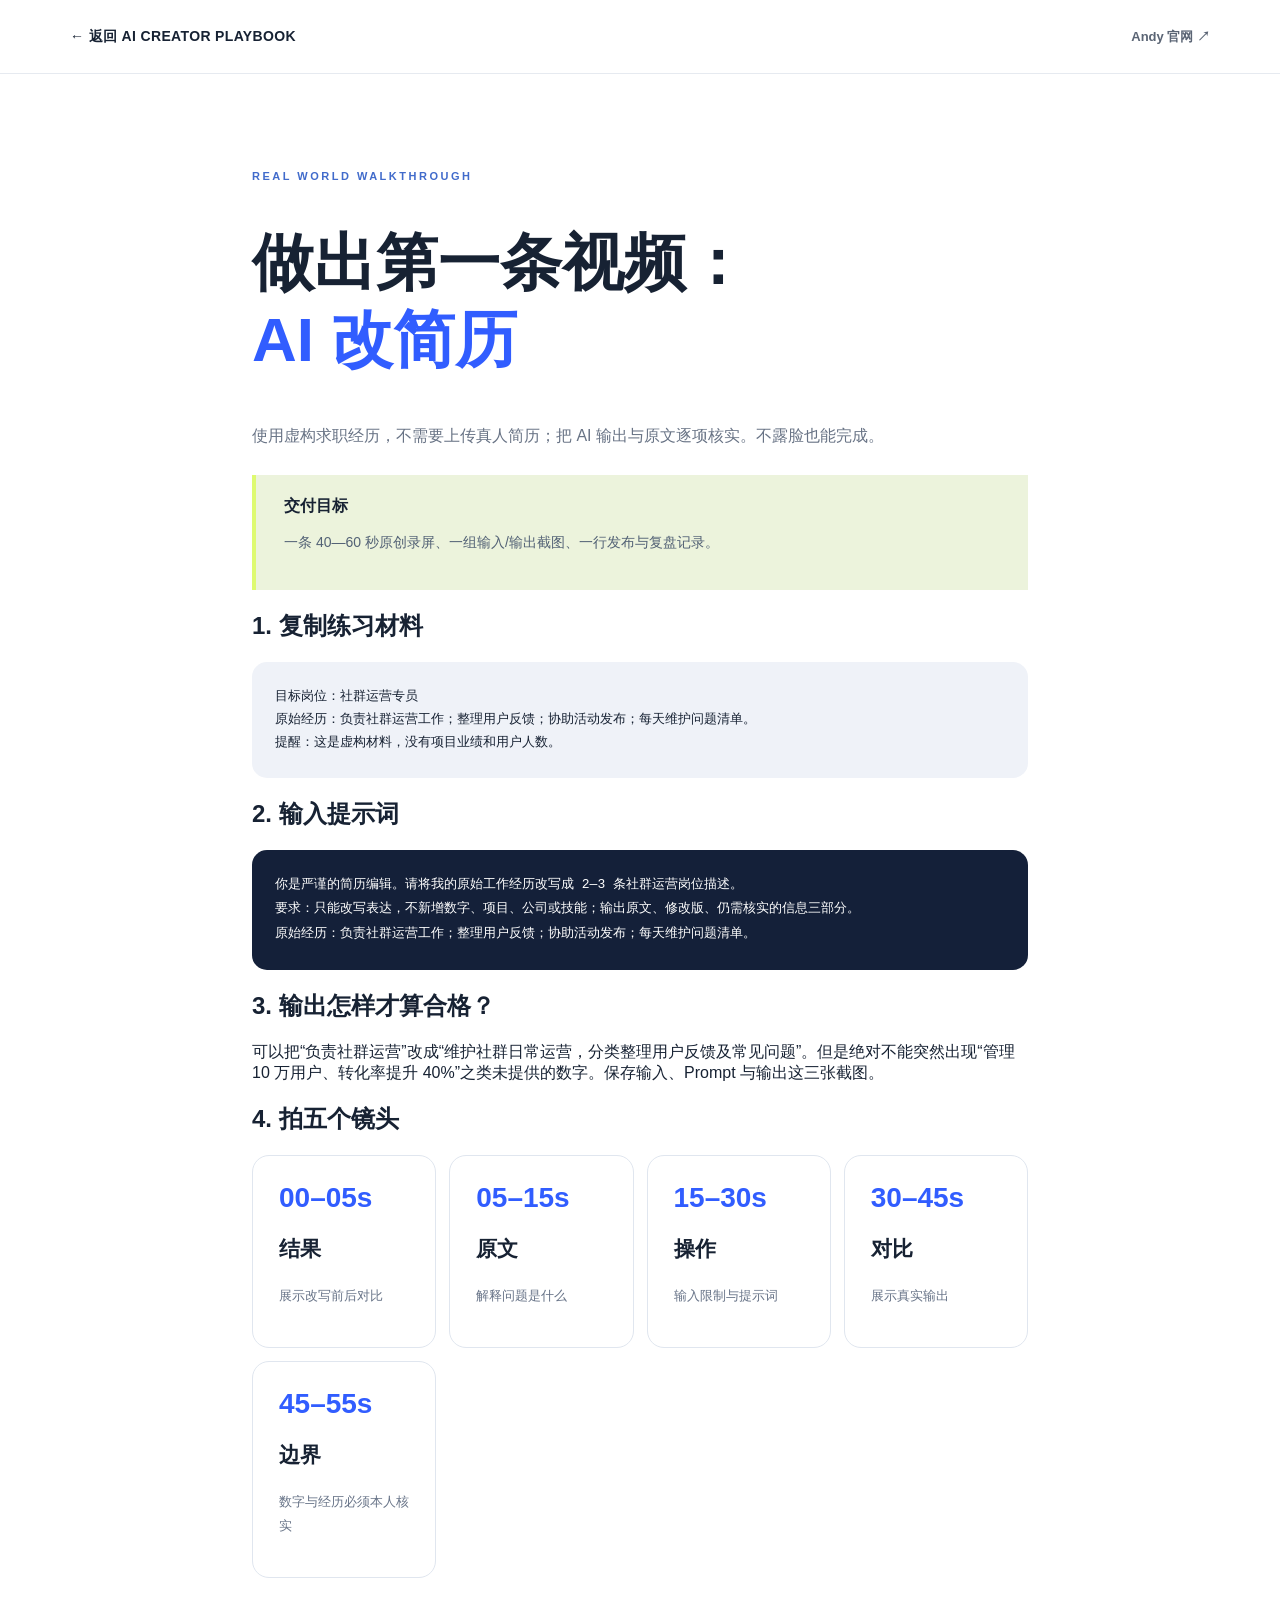
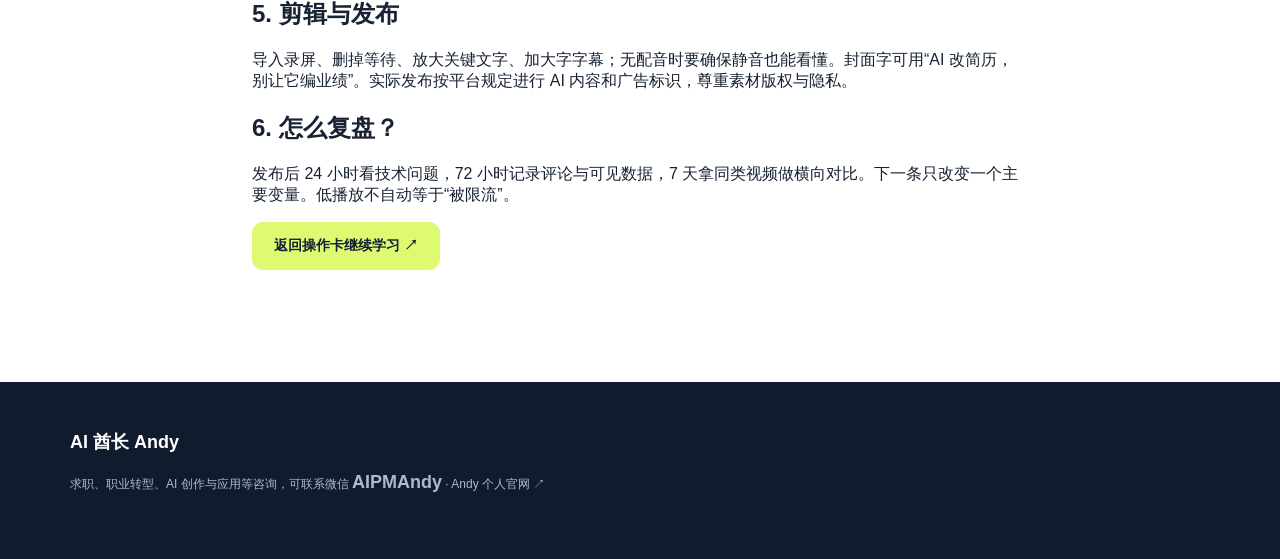
<file: docs/examples.html>
<!DOCTYPE html><html lang="zh-CN"><head><!-- andy-seo-extra --><link rel="canonical" href="https://aipmandy.github.io/HowToBeAnAICreator/examples.html"><meta property="og:type" content="website"><meta property="og:locale" content="zh_CN"><meta property="og:site_name" content="人人都能成为 AI 博主"><meta property="og:url" content="https://aipmandy.github.io/HowToBeAnAICreator/examples.html"><meta property="og:title" content="第一条视频跟拍示范 · 人人都能成为 AI 博主"><meta property="og:description" content="普通人从零做 AI 博主的可执行开源手册：选题、实测、内容制作、发布复盘与商业合作，含操作卡和 30 天计划。过程可复制，不保证播放、粉丝或收入。"><meta property="og:image" content="https://aipmandy.github.io/HowToBeAnAICreator/og.png"><meta property="og:image:width" content="1200"><meta property="og:image:height" content="630"><meta name="twitter:card" content="summary_large_image"><meta name="twitter:site" content="@AIPMAndy"><meta name="twitter:creator" content="@AIPMAndy"><meta name="twitter:title" content="第一条视频跟拍示范 · 人人都能成为 AI 博主"><meta name="twitter:description" content="普通人从零做 AI 博主的可执行开源手册：选题、实测、内容制作、发布复盘与商业合作，含操作卡和 30 天计划。过程可复制，不保证播放、粉丝或收入。"><meta name="twitter:image" content="https://aipmandy.github.io/HowToBeAnAICreator/og.png"><!-- /andy-seo-extra --><meta charset="utf-8"><meta name="viewport" content="width=device-width,initial-scale=1"><title>第一条视频跟拍示范 · 人人都能成为 AI 博主</title><link rel="stylesheet" href="assets/site.css?v=20261009-contact"></head><body><nav class="nav"><a class="brand" href="index.html">← 返回 AI CREATOR PLAYBOOK</a><div class="nav-links"><a href="https://metaver.vip/" target="_blank" rel="noopener noreferrer">Andy 官网 ↗</a></div></nav><main class="wrap" style="max-width:840px"><div class="section-meta">REAL WORLD WALKTHROUGH</div><h1 style="font-size:clamp(36px,6vw,62px);line-height:1.25">做出第一条视频：<br><span style="color:#315dff">AI 改简历</span></h1><p style="font-size:16px;line-height:2;color:#687385">使用虚构求职经历，不需要上传真人简历；把 AI 输出与原文逐项核实。不露脸也能完成。</p><div class="callout"><b>交付目标</b><p>一条 40—60 秒原创录屏、一组输入/输出截图、一行发布与复盘记录。</p></div><h2>1. 复制练习材料</h2><pre style="white-space:pre-wrap;word-break:break-word;background:#eff2f8;padding:23px;border-radius:15px;line-height:1.8">目标岗位：社群运营专员
原始经历：负责社群运营工作；整理用户反馈；协助活动发布；每天维护问题清单。
提醒：这是虚构材料，没有项目业绩和用户人数。</pre><h2>2. 输入提示词</h2><pre style="white-space:pre-wrap;word-break:break-word;background:#142039;color:#fff;padding:23px;border-radius:15px;line-height:1.9">你是严谨的简历编辑。请将我的原始工作经历改写成 2—3 条社群运营岗位描述。
要求：只能改写表达，不新增数字、项目、公司或技能；输出原文、修改版、仍需核实的信息三部分。
原始经历：负责社群运营工作；整理用户反馈；协助活动发布；每天维护问题清单。</pre><h2>3. 输出怎样才算合格？</h2><p>可以把“负责社群运营”改成“维护社群日常运营，分类整理用户反馈及常见问题”。但是绝对不能突然出现“管理 10 万用户、转化率提升 40%”之类未提供的数字。保存输入、Prompt 与输出这三张截图。</p><h2>4. 拍五个镜头</h2><div class="timeline" style="grid-template-columns:repeat(auto-fit,minmax(175px,1fr))"><div><b>00–05s</b><h3>结果</h3><p>展示改写前后对比</p></div><div><b>05–15s</b><h3>原文</h3><p>解释问题是什么</p></div><div><b>15–30s</b><h3>操作</h3><p>输入限制与提示词</p></div><div><b>30–45s</b><h3>对比</h3><p>展示真实输出</p></div><div><b>45–55s</b><h3>边界</h3><p>数字与经历必须本人核实</p></div></div><h2>5. 剪辑与发布</h2><p>导入录屏、删掉等待、放大关键文字、加大字字幕；无配音时要确保静音也能看懂。封面字可用“AI 改简历，别让它编业绩”。实际发布按平台规定进行 AI 内容和广告标识，尊重素材版权与隐私。</p><h2>6. 怎么复盘？</h2><p>发布后 24 小时看技术问题，72 小时记录评论与可见数据，7 天拿同类视频做横向对比。下一条只改变一个主要变量。低播放不自动等于“被限流”。</p><p><a class="primary" href="index.html#playbook">返回操作卡继续学习 ↗</a></p></main><footer class="footer"><div><strong>AI 酋长 Andy</strong><p>求职、职业转型、AI 创作与应用等咨询，可联系微信 <strong>AIPMAndy</strong> · <a href="https://metaver.vip/" target="_blank" rel="noopener noreferrer">Andy 个人官网 ↗</a></p></div></footer></body></html>
</file>
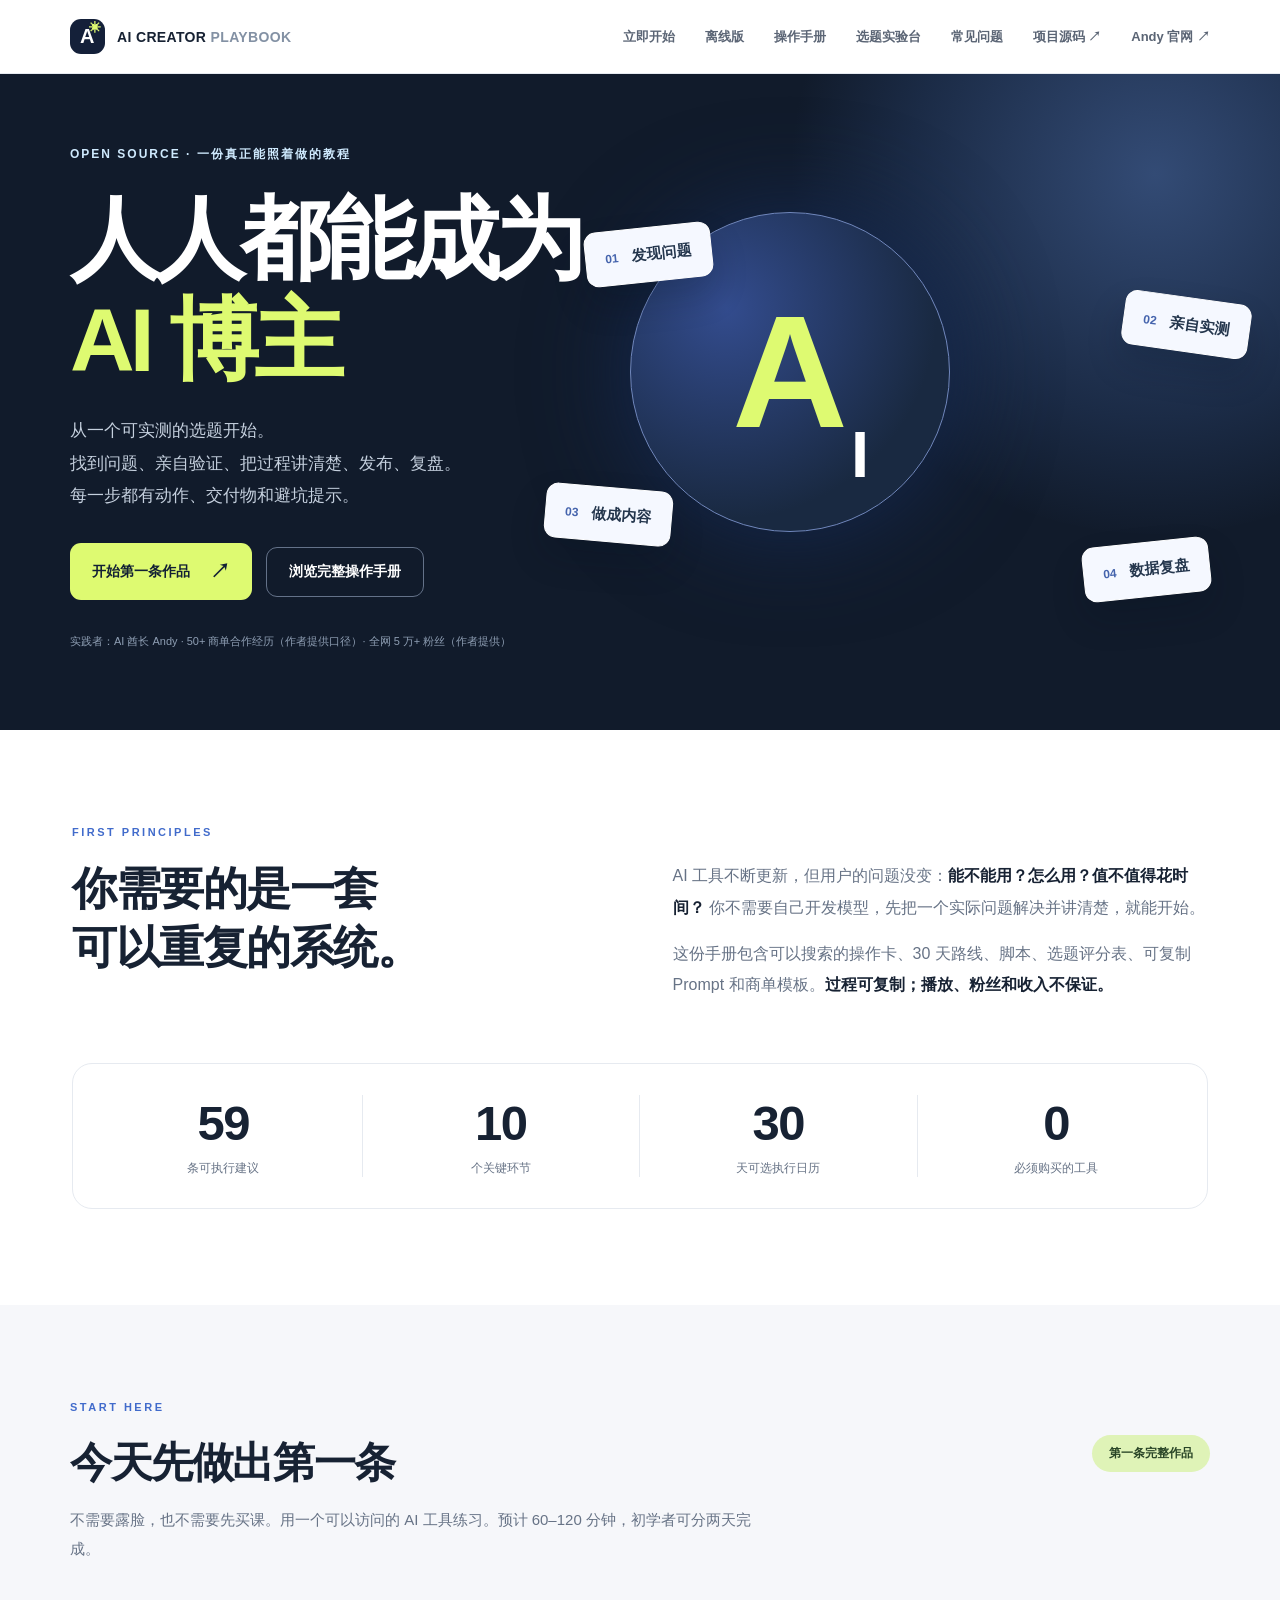
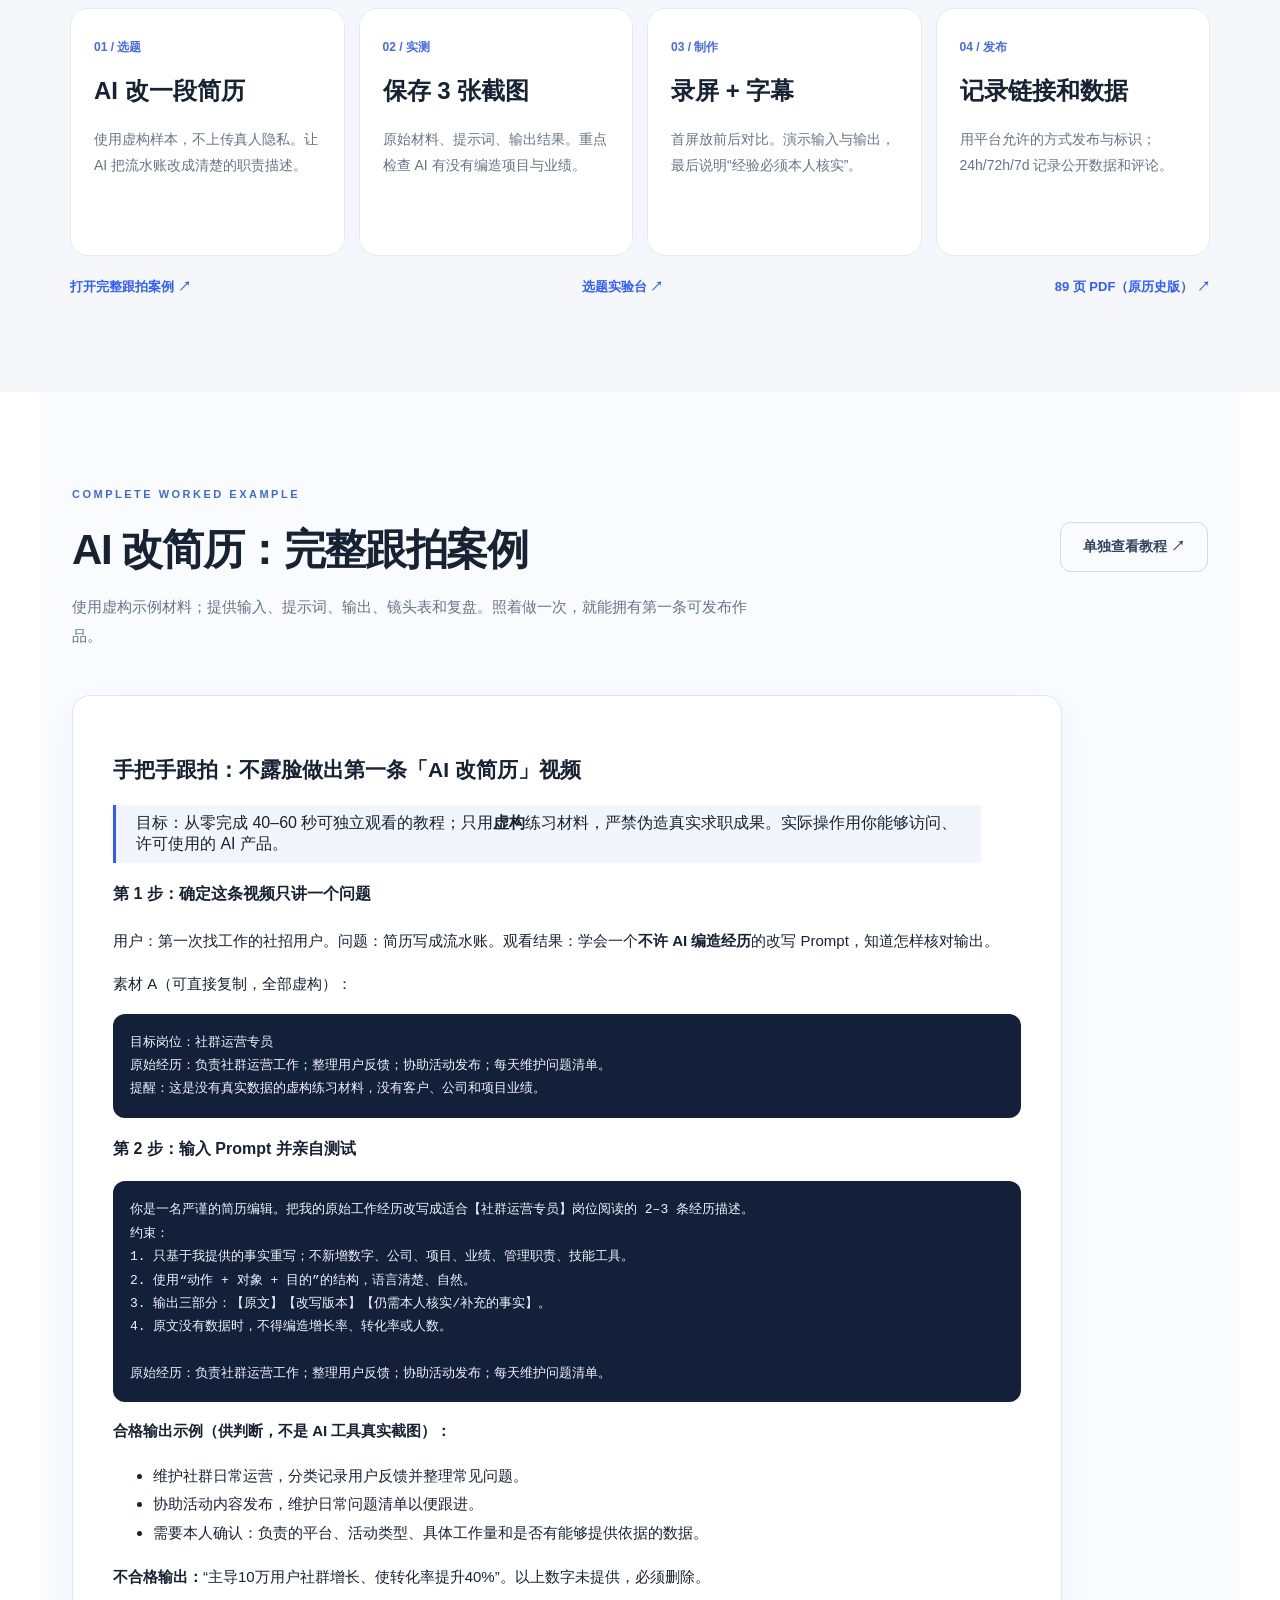
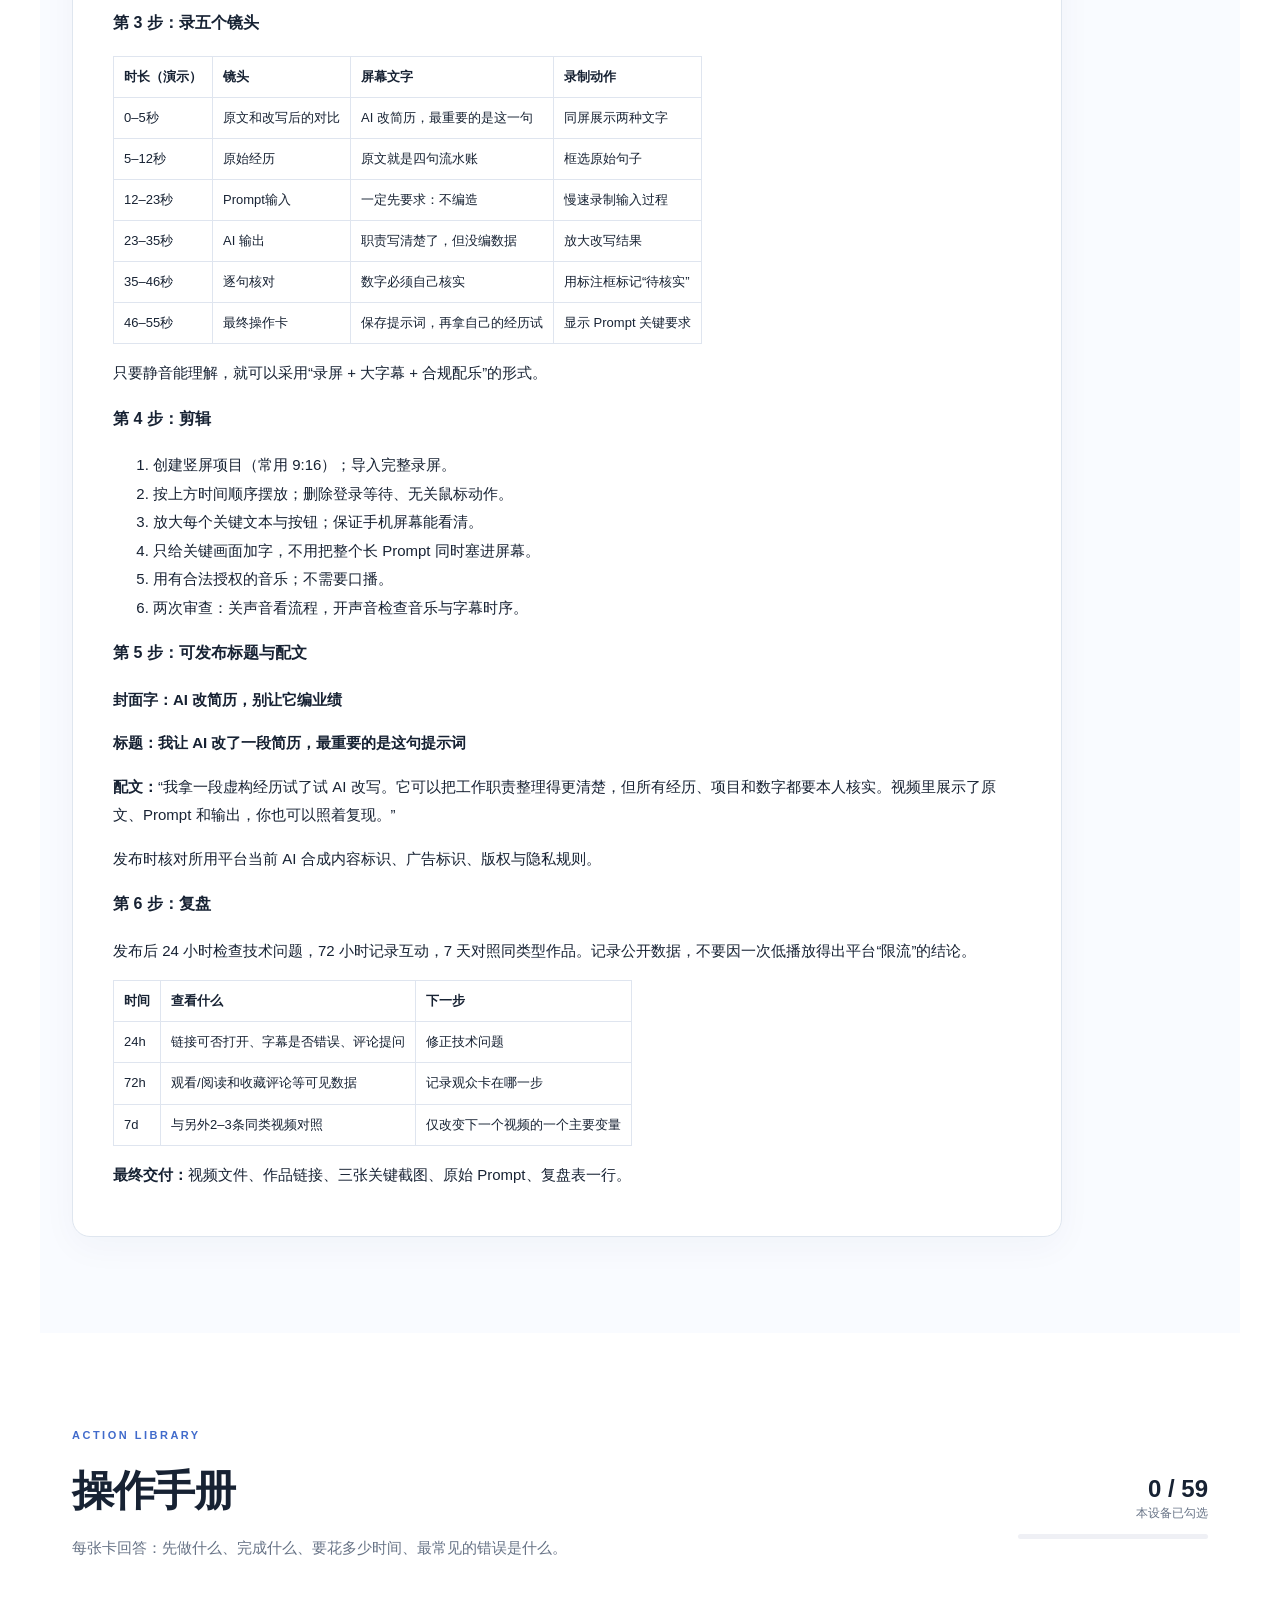
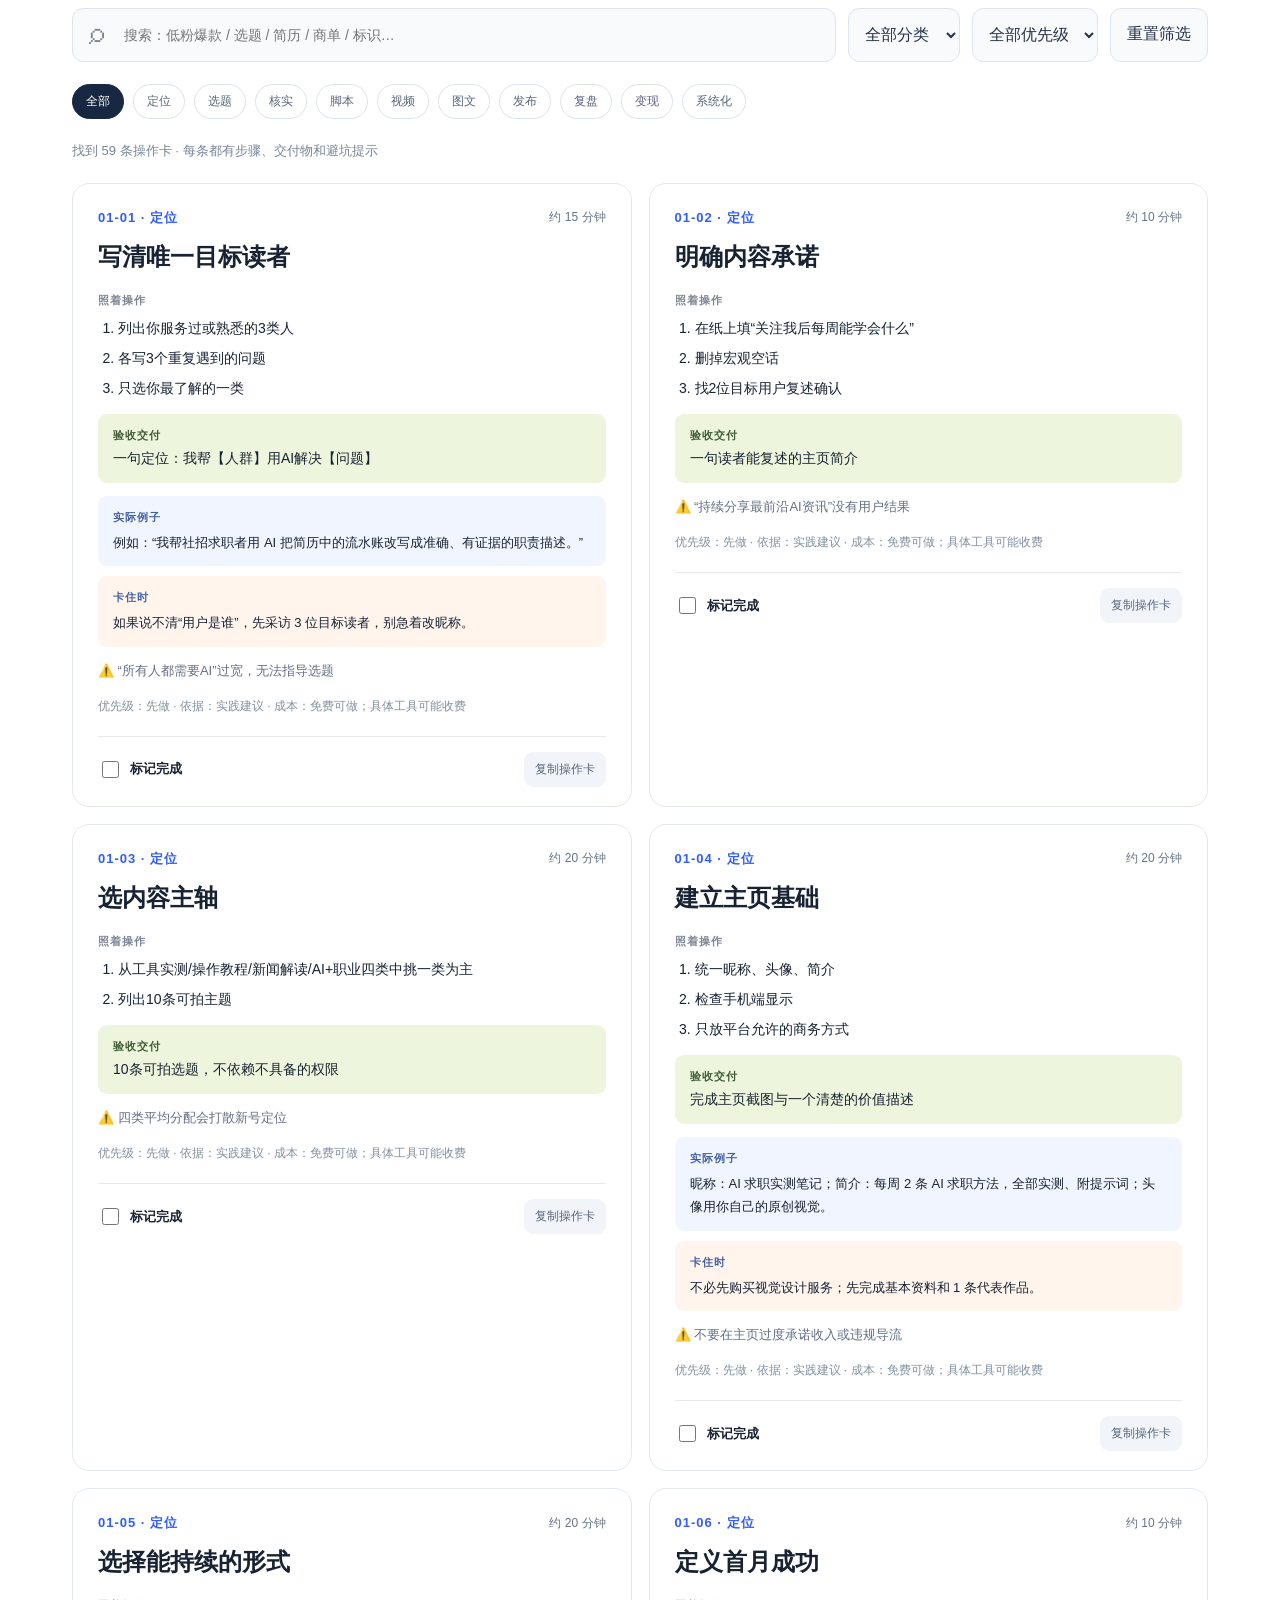
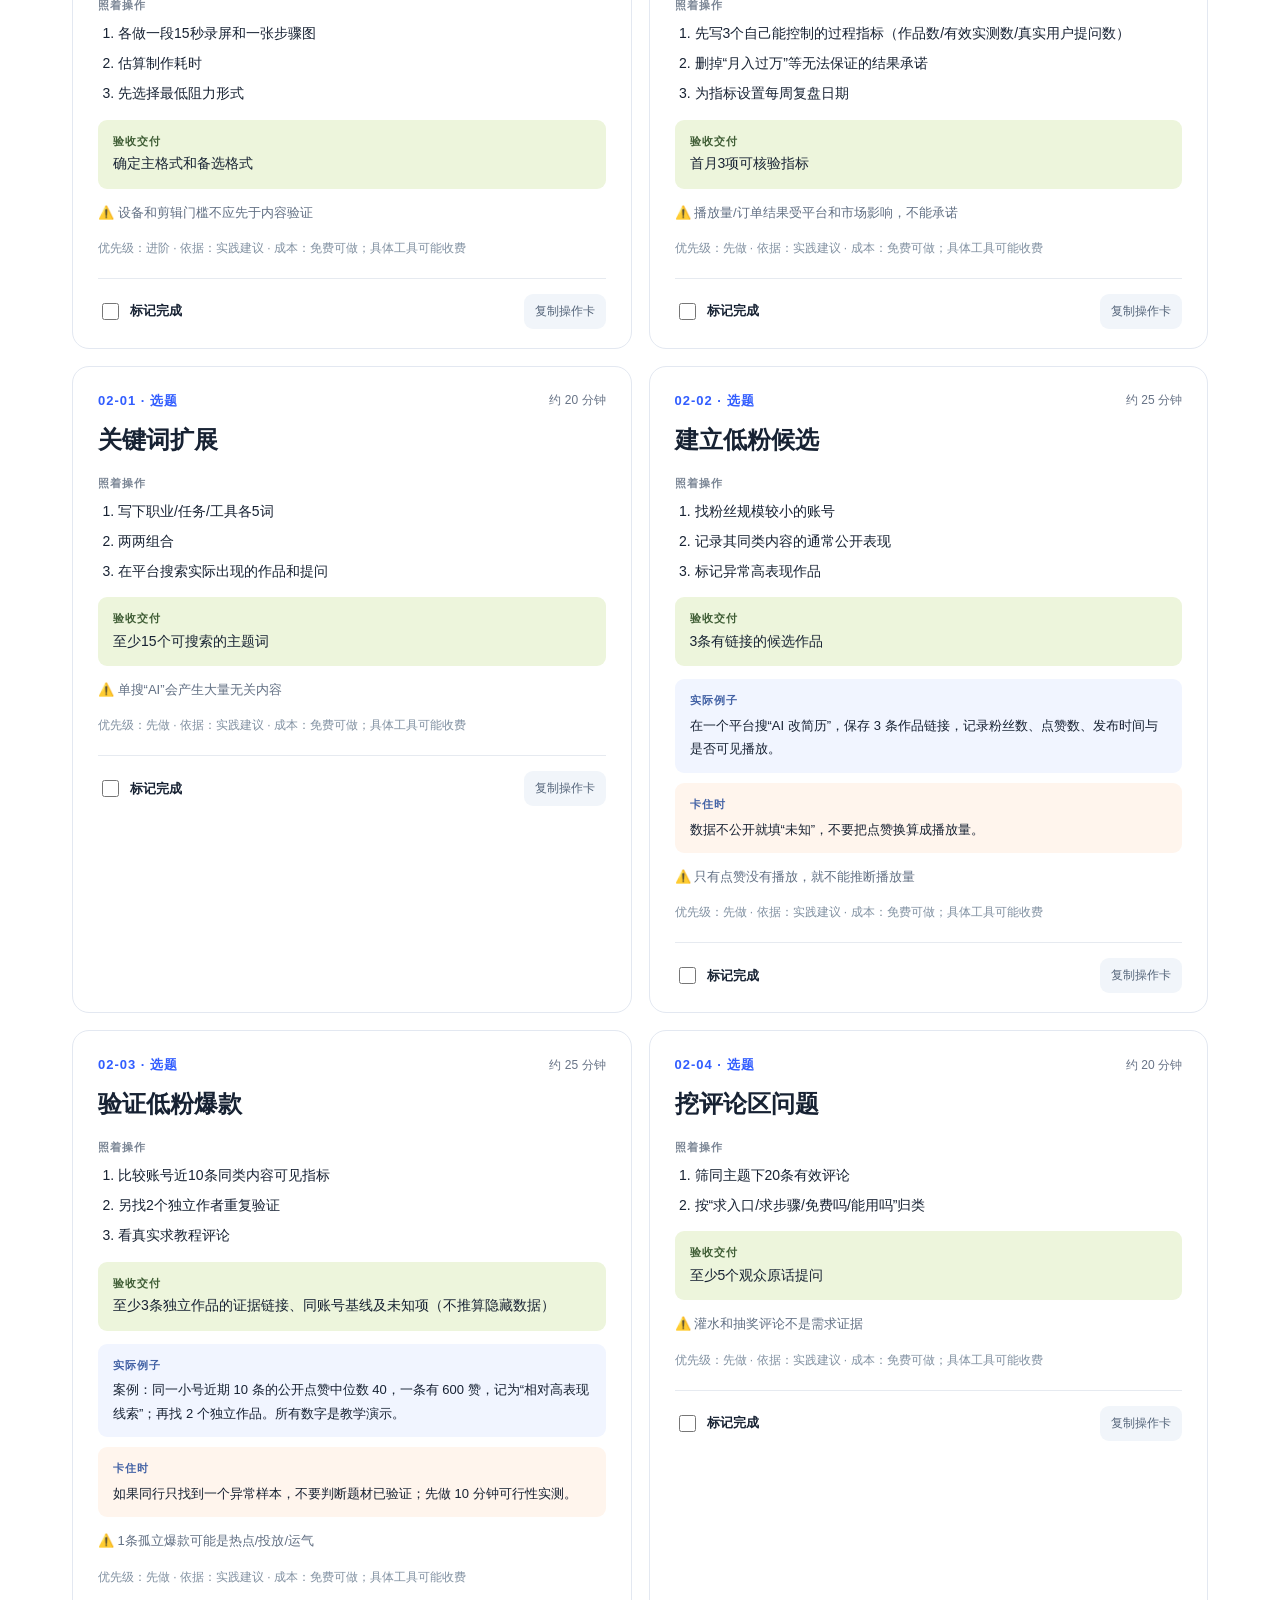
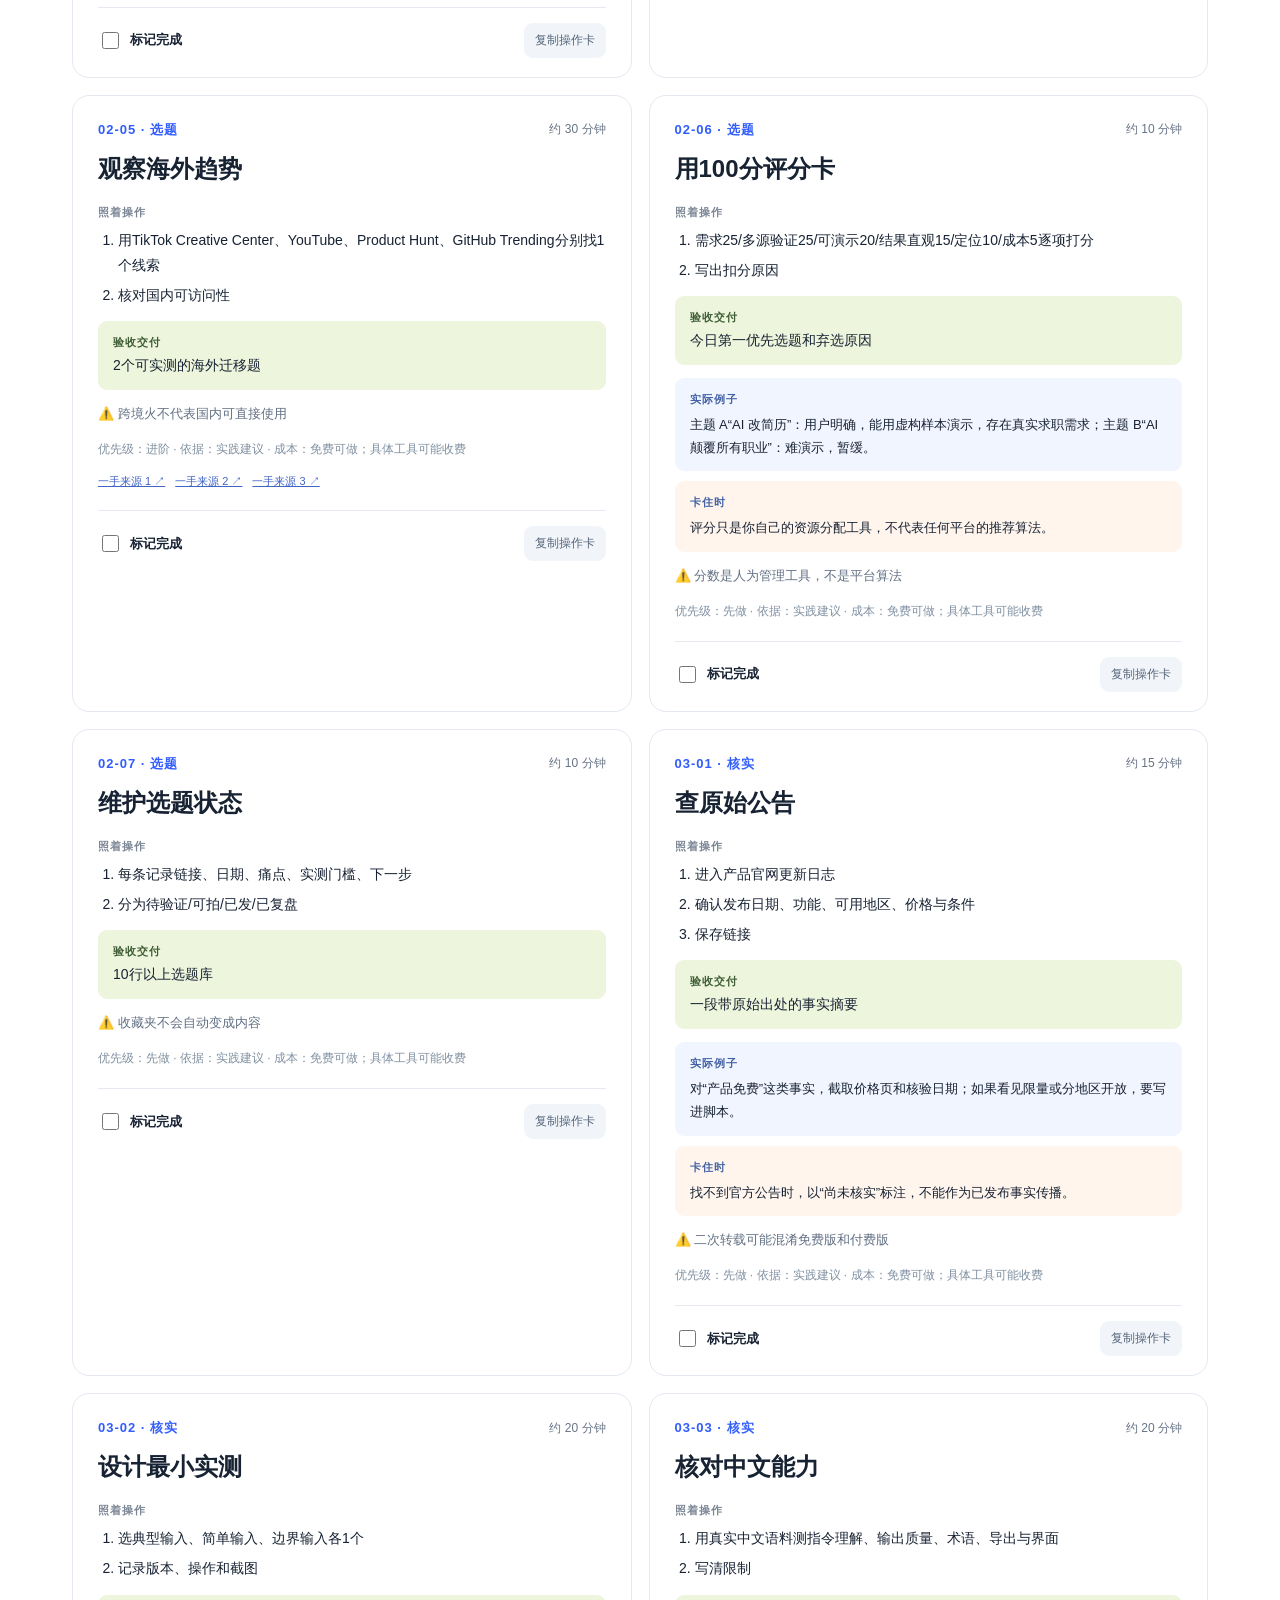
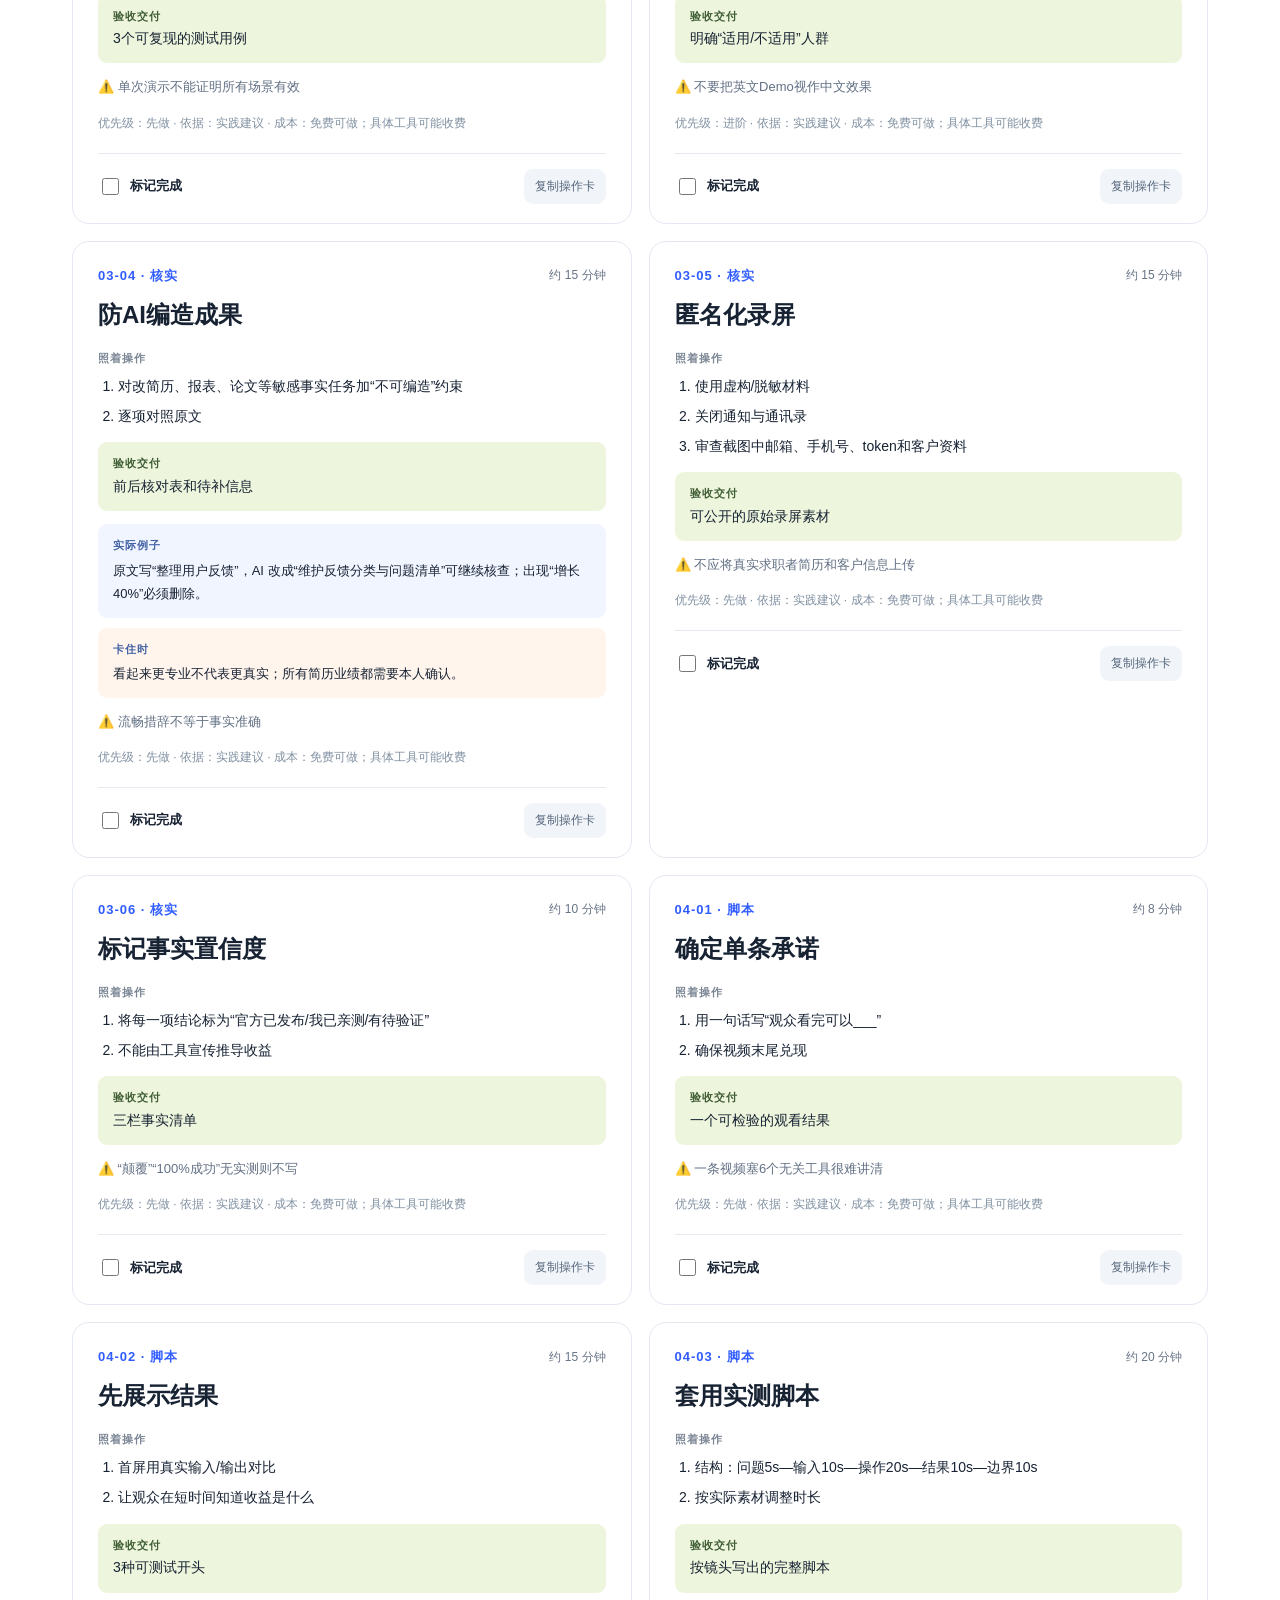
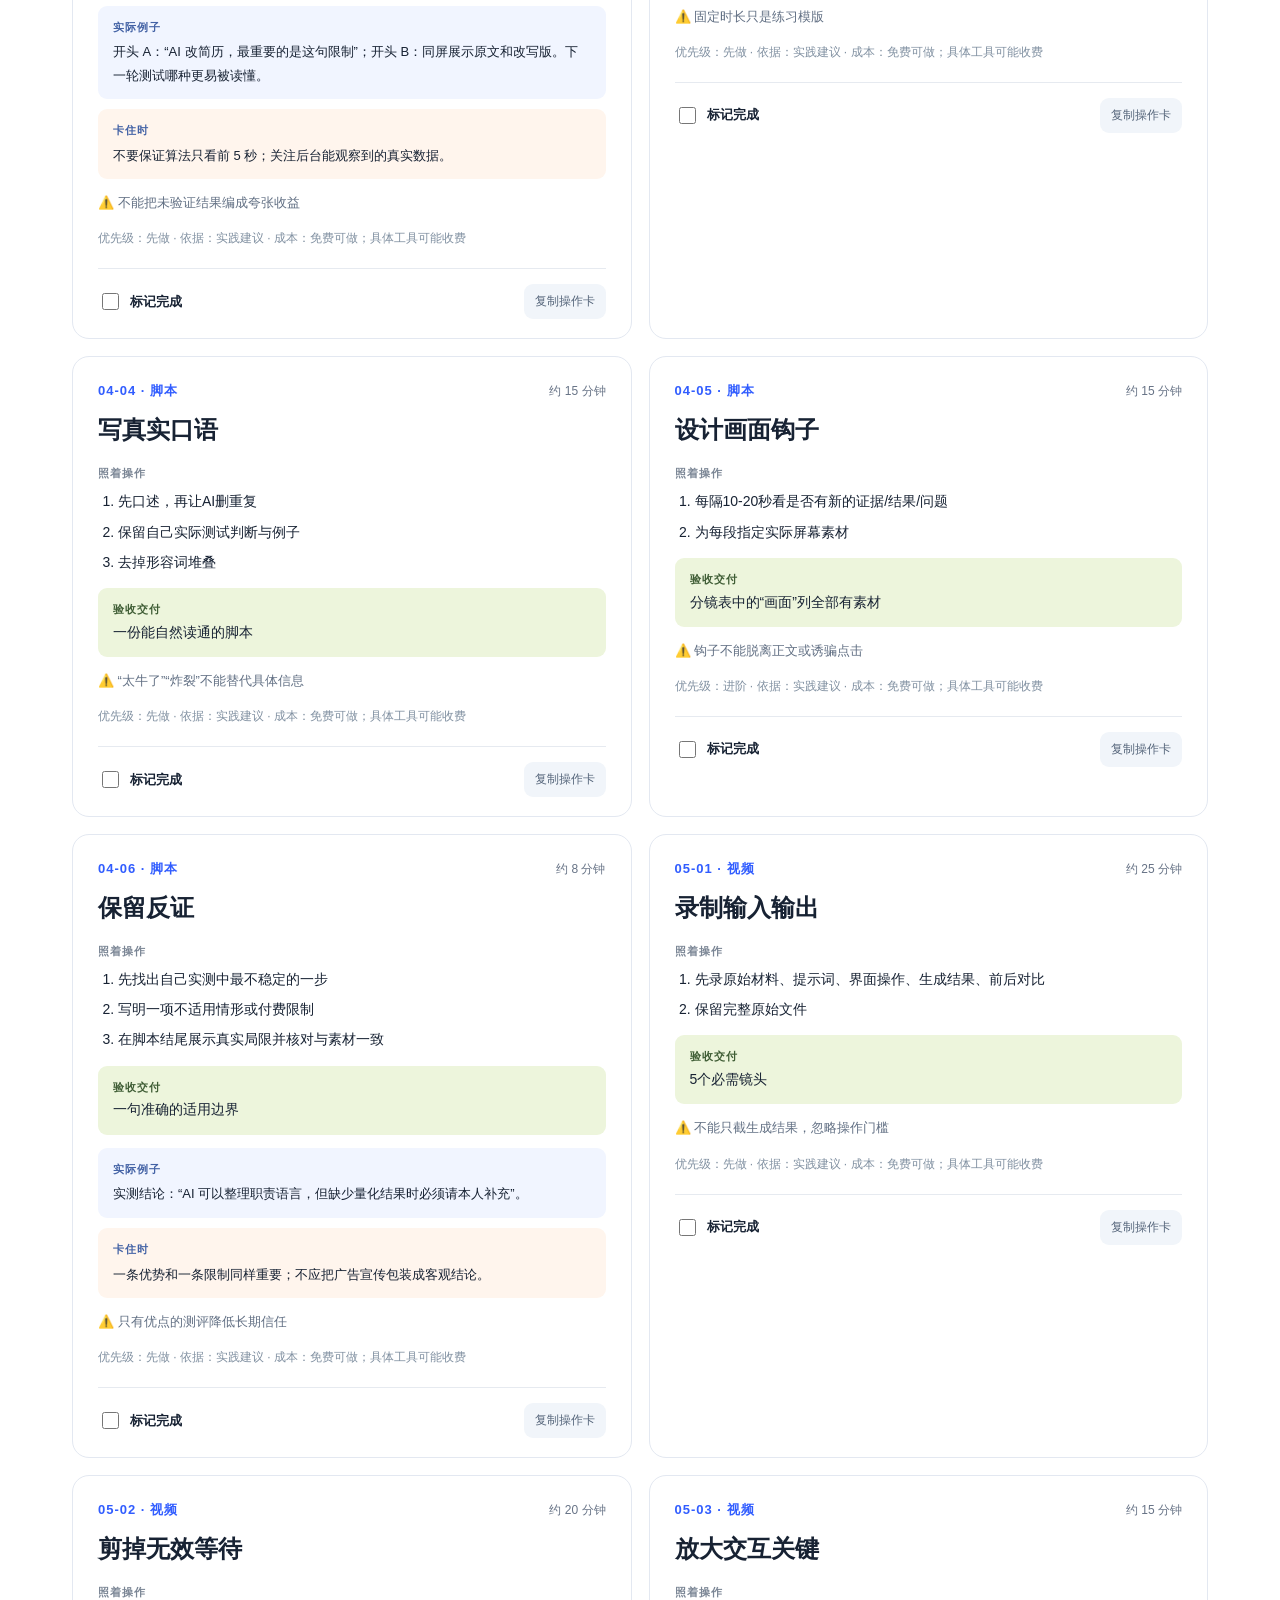
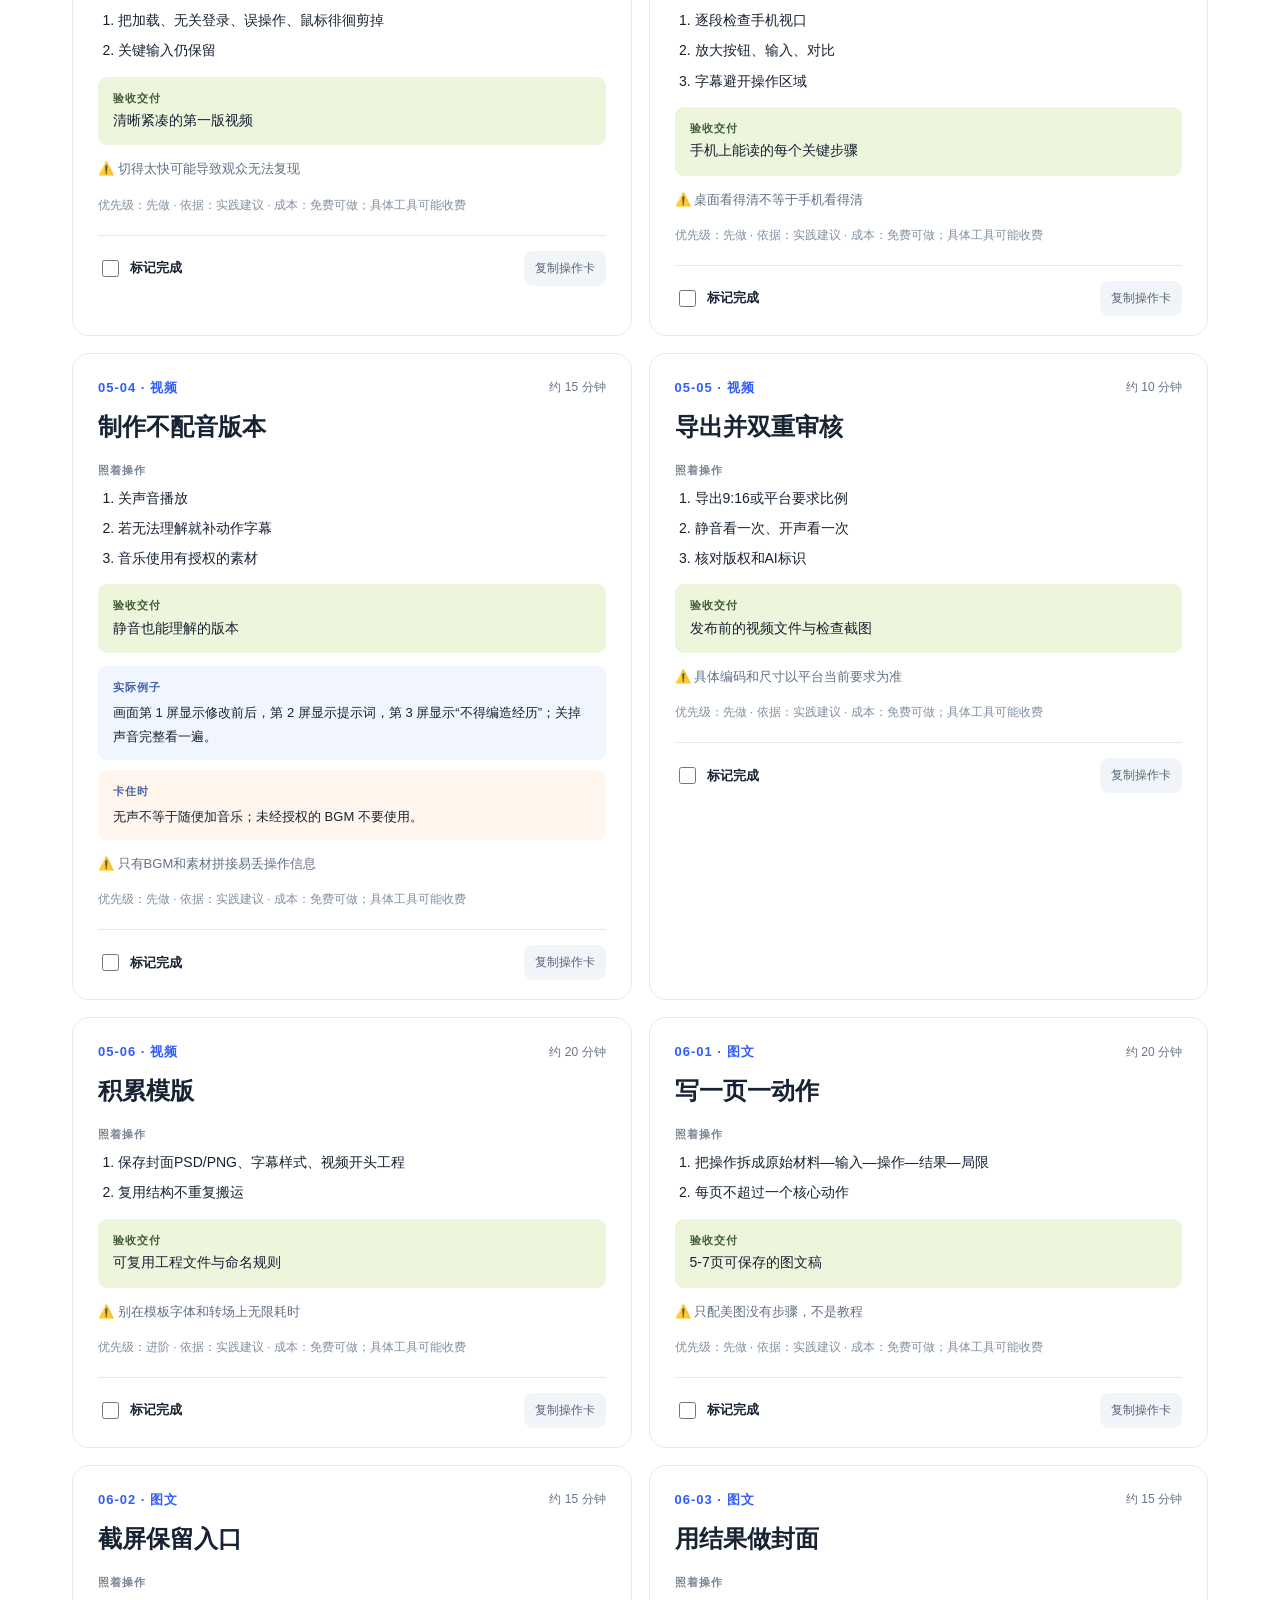
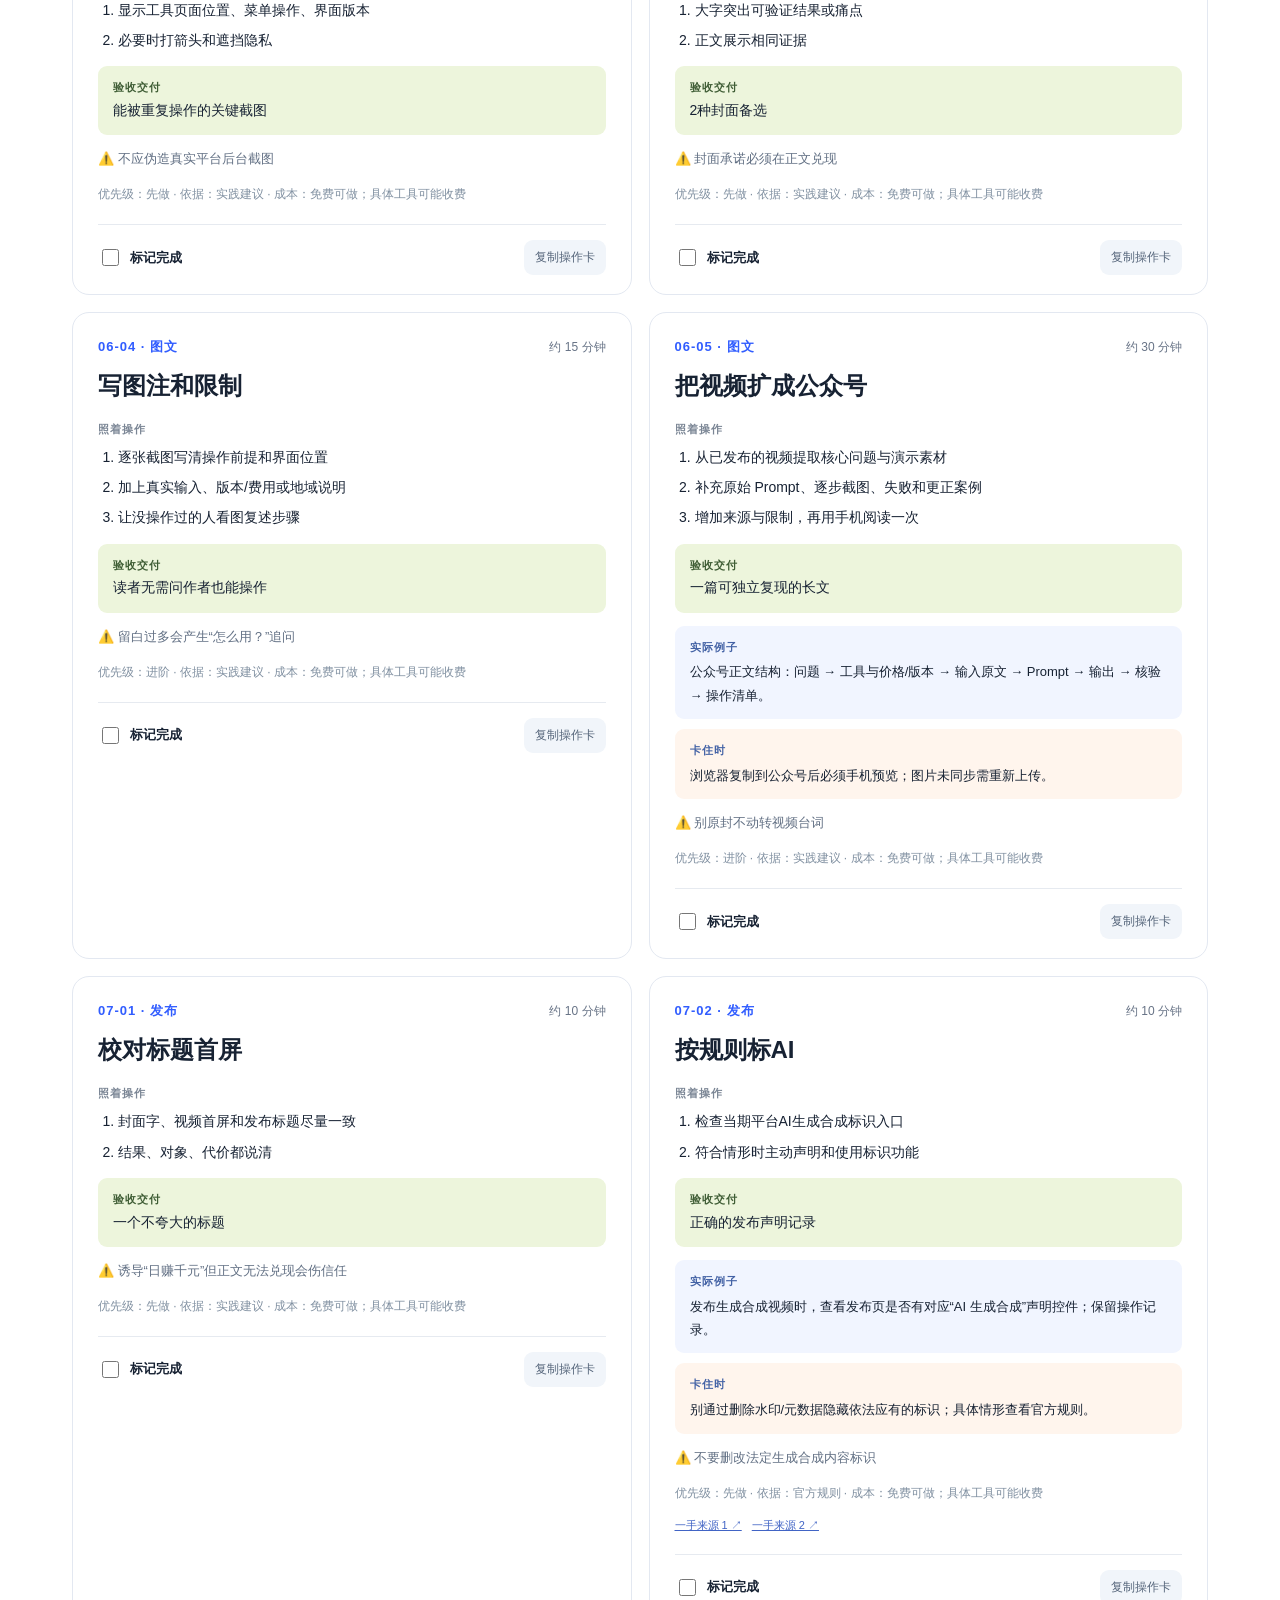
<file: docs/offline.html>
<!doctype html><html lang="zh-CN"><head><!-- andy-seo-extra --><link rel="canonical" href="https://aipmandy.github.io/HowToBeAnAICreator/"><meta property="og:type" content="website"><meta property="og:locale" content="zh_CN"><meta property="og:site_name" content="人人都能成为 AI 博主"><meta property="og:url" content="https://aipmandy.github.io/HowToBeAnAICreator/"><meta property="og:title" content="人人都能成为 AI 博主 · AI 酋长 Andy"><meta property="og:description" content="普通人从零开始做 AI 博主的可执行开源手册：选题、实测、视频、图文、数据复盘、商单及30天计划。"><meta property="og:image" content="https://aipmandy.github.io/HowToBeAnAICreator/og.png"><meta property="og:image:width" content="1200"><meta property="og:image:height" content="630"><meta name="twitter:card" content="summary_large_image"><meta name="twitter:site" content="@AIPMAndy"><meta name="twitter:creator" content="@AIPMAndy"><meta name="twitter:title" content="人人都能成为 AI 博主 · AI 酋长 Andy"><meta name="twitter:description" content="普通人从零开始做 AI 博主的可执行开源手册：选题、实测、视频、图文、数据复盘、商单及30天计划。"><meta name="twitter:image" content="https://aipmandy.github.io/HowToBeAnAICreator/og.png"><script type="application/ld+json">{"@context":"https://schema.org","@graph":[{"@type":"Person","@id":"https://github.com/AIPMAndy#person","name":"AI酋长Andy","alternateName":["AI Chief Andy","Andy Liu","AIPMAndy"],"url":"https://metaver.vip/","sameAs":["https://x.com/AIPMAndy","https://github.com/AIPMAndy","https://metaver.vip/","https://t.me/AIPMAndy","https://www.threads.com/@andyaipm","https://www.youtube.com/channel/UCo3Uq_DFHKFQxX2vLqEZ8mw","https://space.bilibili.com/100287319","https://www.xiaohongshu.com/user/profile/578dd31382ec3924141f799e","https://aipmandy.github.io/"],"jobTitle":"流量 AI 联合创始人、星觉 AI 创始人","worksFor":{"@type":"Organization","name":"星觉科技"},"address":{"@type":"PostalAddress","addressLocality":"北京","addressCountry":"CN"},"description":"AI酋长Andy（Andy Liu，GitHub / X @AIPMAndy）：流量 AI 联合创始人、星觉 AI 创始人。星觉科技，北京。"},{"@type":"Book","@id":"https://aipmandy.github.io/HowToBeAnAICreator/#work","name":"人人都能成为 AI 博主","description":"普通人从零做 AI 博主的可执行开源手册：选题、实测、内容制作、发布复盘与商业合作，含操作卡和 30 天计划。过程可复制，不保证播放、粉丝或收入。","url":"https://aipmandy.github.io/HowToBeAnAICreator/","inLanguage":"zh-CN","author":{"@id":"https://github.com/AIPMAndy#person"},"publisher":{"@id":"https://github.com/AIPMAndy#person"}}]}</script><!-- /andy-seo-extra --><meta charset="utf-8"><meta name="viewport" content="width=device-width,initial-scale=1"><meta name="color-scheme" content="light"><meta name="theme-color" content="#111b2b"><meta name="description" content="普通人从零开始做 AI 博主的可执行开源手册：选题、实测、视频、图文、数据复盘、商单及30天计划。"><title>人人都能成为 AI 博主 · AI 酋长 Andy</title><style>:root{--ink:#172233;--dark:#111b2b;--muted:#677386;--line:#e6eaf0;--blue:#315dff;--lime:#defa71;--paper:#f6f7fa;--white:#fff}*{box-sizing:border-box}html{scroll-behavior:smooth}body{font-family:-apple-system,BlinkMacSystemFont,'SF Pro Display','PingFang SC','Microsoft YaHei',sans-serif;color:var(--ink);background:var(--white);margin:0;-webkit-font-smoothing:antialiased}a{color:inherit;text-decoration:none}button,input,select{font:inherit}button{cursor:pointer}.skip{position:absolute;left:-999px;top:10px;z-index:8;background:#fff;padding:10px}.skip:focus{left:10px}.wrap{max-width:1200px;margin:auto;padding:96px 32px}.nav{height:74px;position:sticky;top:0;background:rgba(255,255,255,.95);backdrop-filter:blur(18px);z-index:8;border-bottom:1px solid var(--line);display:flex;justify-content:space-between;align-items:center;padding:0 max(32px,calc((100vw - 1140px)/2))}.brand{font-size:14px;font-weight:900;display:flex;align-items:center;gap:12px;letter-spacing:.35px}.brand em{font-style:normal;font-weight:600;color:#8391a4}.brand-mark{display:inline-grid;place-items:center;width:35px;height:35px;border-radius:11px;color:#fff;background:#142039;font-weight:900;font-size:20px;position:relative}.brand-mark span{position:absolute;color:var(--lime);font-size:12px;right:4px;top:2px}.nav-links{display:flex;gap:30px;font-size:13px;color:#5b6575;font-weight:650}.nav-links a:hover{color:var(--blue)}.hero{position:relative;min-height:640px;overflow:hidden;background:var(--dark);color:#fff;display:flex;align-items:center;gap:30px;padding:70px max(32px,calc((100vw - 1140px)/2))}.hero-glow{position:absolute;width:750px;height:720px;border-radius:50%;right:-250px;top:-260px;background:radial-gradient(circle,#334b75 0%,#1b2b46 47%,transparent 70%);pointer-events:none}.hero-inner{max-width:670px;position:relative;z-index:2}.eyebrow{display:inline-block;color:#cfeafe;font-size:12px;font-weight:750;letter-spacing:2px;margin-bottom:26px}.hero h1{font-size:clamp(64px,7vw,104px);letter-spacing:-5px;line-height:1.13;margin:0 0 24px;font-weight:900}.hero h1 span{color:var(--lime)}.hero-copy{font-size:17px;line-height:1.9;color:#c5d0de}.hero-actions{display:flex;gap:14px;margin-top:31px;align-items:center}.primary,.secondary{display:inline-flex;justify-content:center;align-items:center;gap:20px;padding:15px 22px;border-radius:11px;font-size:14px;font-weight:750}.primary{background:var(--lime);color:#122034}.primary:hover{background:#c9ef52}.primary span{font-size:20px}.secondary{border:1px solid #647289;color:#fff}.tiny{color:#8e9eb3;font-size:11px;margin-top:34px}.hero-art{flex:1;min-height:420px;position:relative;z-index:1}.orb{width:320px;height:320px;background:radial-gradient(circle at 30% 30%,#334c8e,#192941 67%);border:1px solid #7087bd;border-radius:50%;position:absolute;left:20px;top:20px;display:grid;place-items:center;font-size:160px;font-weight:900;color:var(--lime);box-shadow:0 0 100px #152951}.orb span{color:white;position:absolute;right:80px;bottom:39px;font-size:65px}.art-card{position:absolute;z-index:2;background:#f5f8ff;color:#24364d;border:1px solid #fff;box-shadow:0 18px 34px #070e1f30;border-radius:12px;padding:17px 19px;font-size:15px;font-weight:700;white-space:nowrap}.art-card b{font-size:12px;color:#4564ad;margin-right:9px}.c1{left:-25px;top:35px;transform:rotate(-6deg)}.c2{right:-40px;top:105px;transform:rotate(8deg)}.c3{left:-65px;bottom:70px;transform:rotate(5deg)}.c4{right:0;bottom:15px;transform:rotate(-6deg)}.section-meta{font-size:11px;letter-spacing:2.5px;font-weight:900;color:#416bcb;margin-bottom:22px}.lead-grid{display:grid;grid-template-columns:1fr 1fr;gap:65px;align-items:start}.lead-grid h2{font-size:45px;letter-spacing:-1.5px;line-height:1.3;margin:0}.lead-grid p{font-size:16px;line-height:1.95;color:var(--muted);margin:0 0 15px}.lead-grid strong{color:var(--ink)}.stats{margin-top:48px;border:1px solid var(--line);border-radius:20px;display:grid;grid-template-columns:repeat(4,1fr);padding:31px 12px}.stats div{display:flex;flex-direction:column;align-items:center;gap:9px;border-right:1px solid var(--line)}.stats div:last-child{border:0}.stats strong{font-size:49px;font-weight:850;letter-spacing:-1.5px}.stats span{color:var(--muted);font-size:12px}.quick{background:var(--paper);max-width:none;padding-left:max(32px,calc((100vw - 1140px)/2));padding-right:max(32px,calc((100vw - 1140px)/2))}.section-header{display:flex;justify-content:space-between;align-items:flex-start;gap:28px;margin-bottom:30px}.section-header h2,.faq h2,.sources h2{font-size:42px;letter-spacing:-1.4px;margin:0 0 12px}.section-header p,.sources p{color:var(--muted);line-height:1.9;max-width:690px;font-size:15px}.chip{background:#dff3b7;color:#294527;padding:10px 17px;border-radius:90px;font-weight:800;font-size:12px;white-space:nowrap}.quick-grid{display:grid;grid-template-columns:repeat(4,1fr);gap:14px}.quick article{padding:28px 23px;background:#fff;border-radius:18px;min-height:248px;border:1px solid var(--line)}.quick article span{color:#476ae5;font-weight:800;font-size:12px}.quick article h3{font-size:24px;line-height:1.4;margin:18px 0}.quick article p{color:var(--muted);font-size:14px;line-height:1.9}.quick-footer{display:flex;justify-content:space-between;gap:20px;margin-top:22px;color:#566477;font-size:13px}.quick-footer a{color:#315dff;font-weight:800}.play{background:#fff}.progress{text-align:right;min-width:190px;padding-top:12px}.progress b{font-size:24px;display:block}.progress span{font-size:12px;color:var(--muted)}.progress-track{height:5px;background:#eff0f5;border-radius:9px;overflow:hidden;margin-top:12px}.progress-track i{display:block;height:100%;width:0;background:#315dff;border-radius:9px;transition:width .25s}.toolbar{display:flex;gap:12px;flex-wrap:wrap}.search-wrap{flex:1;min-width:240px;position:relative}.search-wrap span{position:absolute;top:7px;left:17px;font-size:30px;color:#788493}.search-wrap input,.toolbar select,.clear{height:54px;border:1px solid #dfe5ef;background:#f9fafc;border-radius:11px;outline:none;color:#233149}.search-wrap input{width:100%;padding:0 16px 0 51px;font-size:14px}.search-wrap input:focus,.toolbar select:focus,.clear:focus-visible{outline:2px solid #aac0ff}.toolbar select{padding:0 12px;min-width:112px}.clear{padding:0 16px}.category-pills{display:flex;flex-wrap:wrap;gap:9px;margin:22px 0}.category-pills button{border:1px solid #dce3ee;background:#fff;border-radius:50px;padding:8px 13px;font-size:12px;color:#576478}.category-pills button.active{background:#182842;color:#fff;border-color:#182842}.count{color:#788597;font-size:13px;margin:23px 0}.cards{display:grid;grid-template-columns:repeat(2,minmax(0,1fr));gap:17px}.entry{border:1px solid #e3e8f1;border-radius:17px;padding:25px 25px 19px;min-width:0;transition:box-shadow .18s,transform .18s}.entry:hover{box-shadow:0 20px 45px #0b245214;transform:translateY(-1px)}.entry:target{outline:3px solid var(--lime)}.entry-top{display:flex;justify-content:space-between;gap:20px;align-items:center}.entry-num{font-size:13px;color:var(--blue);font-weight:800;letter-spacing:1px}.entry-time{font-size:12px;color:var(--muted)}.entry h3{margin:14px 0 12px;font-size:24px}.entry h4{font-size:11px;color:#7b8695;letter-spacing:1px;margin:20px 0 8px}.entry ol{margin:0;padding-left:20px}.entry li{font-size:14px;line-height:1.8;margin:5px 0}.entry-output{padding:12px 15px;border-radius:9px;background:#edf5dc;font-size:14px;line-height:1.8;margin:13px 0}.entry-output b{font-size:11px;display:block;letter-spacing:1px;color:#3f5d35}.entry-pitfall{color:#627084;font-size:13px;line-height:1.7;margin:13px 0}.entry-meta{font-size:12px;color:#8090a1;margin:16px 0}.entry-links{display:flex;gap:10px;flex-wrap:wrap}.entry-links a{font-size:11px;color:#4164c5;text-decoration:underline}.entry-actions{display:flex;justify-content:space-between;align-items:center;gap:10px;margin-top:21px;border-top:1px solid var(--line);padding-top:15px}.done-label{display:flex;gap:8px;align-items:center;font-size:13px;font-weight:750;cursor:pointer}.done-label input{accent-color:#315dff;width:17px;height:17px}.copy-btn{background:#f1f5fa;border:0;border-radius:9px;color:#56667b;font-size:12px;padding:9px 11px}.empty{padding:30px;text-align:center;background:#f7f9fc;border-radius:12px}.path{background:#f7f9fc;max-width:none;padding-left:max(32px,calc((100vw - 1140px)/2));padding-right:max(32px,calc((100vw - 1140px)/2))}.dark-link{color:#34445f;border-color:#d2dbe7}.timeline{display:grid;grid-template-columns:repeat(4,1fr);gap:13px}.timeline div{background:#fff;border:1px solid #e0e6ef;border-radius:17px;padding:26px}.timeline b{font-size:28px;color:#315dff}.timeline h3{font-size:21px}.timeline p{font-size:13px;color:#687488;line-height:1.85}.callout{margin-top:23px;border-left:4px solid var(--lime);padding:21px 28px;background:#ecf3dc}.callout p{color:#526175;line-height:1.7;font-size:14px}.faq details{border-bottom:1px solid var(--line);padding:19px 0}.faq summary{font-weight:800;cursor:pointer;font-size:17px}.faq details p{max-width:900px;color:#6a7585;line-height:1.9;font-size:15px}.sources{background:#fff}.sources p{max-width:900px}.links{display:grid;grid-template-columns:repeat(2,1fr);gap:10px;margin-top:27px}.links a{border:1px solid var(--line);border-radius:10px;padding:17px 19px;font-size:14px;font-weight:700;display:flex;justify-content:space-between}.links a:hover{background:#f5f7ff}.links span{color:var(--blue)}.footer{background:#101c2e;color:white;padding:48px max(32px,calc((100vw - 1140px)/2));display:flex;justify-content:space-between;gap:20px}.footer strong{font-size:18px}.footer p{font-size:12px;color:#acb9cd;line-height:1.85}@media(max-width:980px){.hero-art{display:none}.hero{min-height:580px}.quick-grid,.timeline{grid-template-columns:repeat(2,1fr)}.lead-grid{gap:35px}.nav{padding:0 24px}}@media(max-width:650px){.wrap{padding:62px 21px}.nav{height:61px;padding:0 18px}.brand{font-size:13px}.brand em{display:none}.nav-links{gap:15px}.nav-links a:nth-child(2),.nav-links a:nth-child(3){display:none}.hero{padding:74px 21px 63px;min-height:auto}.hero h1{font-size:56px;letter-spacing:-2.5px}.hero-copy{font-size:15px}.hero-actions{flex-wrap:wrap}.primary,.secondary{width:100%;padding:14px}.eyebrow{font-size:10px;letter-spacing:1.5px}.lead-grid{display:block}.lead-grid h2{font-size:33px;margin-bottom:28px}.stats{grid-template-columns:repeat(2,1fr);row-gap:27px}.stats div:nth-child(2){border-right:0}.stats strong{font-size:39px}.quick,.path{padding-left:21px;padding-right:21px}.quick-grid,.timeline,.cards,.links{grid-template-columns:1fr}.section-header{display:block}.section-header h2,.faq h2,.sources h2{font-size:31px}.chip{display:inline-block;margin-top:10px}.quick article{min-height:0;padding:23px}.quick-footer{display:block}.quick-footer span{display:block;margin-top:12px}.progress{text-align:left;margin:20px 0}.toolbar select{flex:1;min-width:128px}.toolbar .clear{width:100%}.footer{display:block;padding:45px 21px}.entry{padding:22px 19px}.hero .tiny{font-size:10px}}

/* Review v2: executable checklists, feedback, usable on mobile and offline */
.progress-tools,.day-tools{display:flex;align-items:center;gap:10px;flex-wrap:wrap;margin:15px 0}
.progress-tools{background:#f6f8fc;padding:12px 14px;border-radius:12px;border:1px solid var(--line)}
.filter-checkbox{display:inline-flex;align-items:center;gap:7px;font-size:13px;font-weight:700;color:#34465b;cursor:pointer}
.filter-checkbox input{accent-color:var(--blue);height:17px;width:17px}
.tool-btn{font-size:12px;font-weight:700;background:#fff;border:1px solid #d5deeb;border-radius:8px;color:#334863;padding:9px 12px;cursor:pointer;display:inline-flex;align-items:center}
.tool-btn:hover{border-color:var(--blue)}.tool-danger{color:#8d444a}.import-label input{display:none}
.save-status{font-size:12px;color:#6d7888;line-height:1.7;min-height:20px}.save-status.warn{color:#af532e}
.day-tools{justify-content:space-between;font-size:13px;font-weight:800;color:#31476b}.day-grid{display:grid;grid-template-columns:repeat(3,minmax(0,1fr));gap:9px;margin:20px 0 26px}
.day-card{background:#fff;border:1px solid #e4e8ef;border-radius:12px;padding:14px;min-width:0}.day-card.is-done{background:#eff8e9}.day-card label{display:flex;gap:9px;align-items:flex-start;cursor:pointer}.day-card input{margin-top:5px;accent-color:#315dff;width:16px;height:16px;flex-shrink:0}.day-card strong{font-size:14px;display:block;line-height:1.55}.day-card b{color:var(--blue);margin-right:8px}.day-card p{font-size:12px;color:#66768b;line-height:1.6;margin:9px 0 0 26px}.case-study{background:#f9fbff}.example-contents{max-width:990px;background:white;border:1px solid #dfe6ef;border-radius:18px;padding:32px 40px;box-shadow:0 10px 35px #12345a0a}.example-contents h3{font-size:21px;margin-top:28px}.example-contents p,.example-contents li{font-size:15px;line-height:1.9}.example-contents pre{background:#142039;color:#edf3ff;border-radius:12px;padding:17px;white-space:pre-wrap;overflow-wrap:anywhere;font-size:13px;line-height:1.8}.example-contents table{border-collapse:collapse;display:block;max-width:100%;overflow-x:auto;margin:15px 0}.example-contents th,.example-contents td{border:1px solid #dfe5ef;padding:9px 10px;text-align:left;font-size:13px;line-height:1.7}.example-contents blockquote{border-left:3px solid var(--blue);margin-left:0;padding:8px 20px;background:#f2f6fc}.day-card[hidden]{display:none}.count[role=status]{min-height:21px}
button:focus-visible,a:focus-visible,input:focus-visible,select:focus-visible,.import-label:focus-within{outline:3px solid #799bfb;outline-offset:2px}
@media(max-width:980px){.day-grid{grid-template-columns:repeat(2,minmax(0,1fr))}}@media(max-width:650px){.day-grid{grid-template-columns:1fr}.example-contents{padding:18px 17px}.progress-tools{align-items:stretch}.tool-btn{flex:1;justify-content:center}.case-study .section-header .secondary{color:#253a5a}.day-tools{align-items:start}}
@media(prefers-reduced-motion:reduce){html{scroll-behavior:auto}.entry,.progress-track i{transition:none}}

.entry-example,.entry-blocked{border-radius:9px;padding:12px 15px;margin-top:10px;font-size:13px;line-height:1.8;background:#f1f5ff}.entry-blocked{background:#fff5ed}.entry-example b,.entry-blocked b{display:block;font-size:11px;letter-spacing:1px;margin-bottom:3px;color:#4362a5}

/* Optional author contact, after the learning plan. */
.consultation{width:calc(100% - 64px);max-width:1136px;margin:48px auto 0;padding:30px 32px;border:1px solid var(--line);border-radius:16px;background:#f9fafc;display:grid;grid-template-columns:minmax(0,1.6fr) minmax(0,1fr);gap:36px;align-items:center;scroll-margin-top:120px}
.consultation-label{font-size:12px;font-weight:700;color:var(--muted);margin:0 0 10px}.consultation h2{font-size:24px;line-height:1.4;margin:0 0 12px}.consultation p{font-size:14px;line-height:1.85;color:#536277}.consultation .consultation-label,.consultation .consultation-note,.consultation-status{font-size:12px}.consultation-note{margin-bottom:0}.consultation-contact strong{color:var(--ink);font-size:20px;user-select:all}.consultation-actions{display:flex;align-items:center;flex-wrap:wrap;gap:16px}.consultation-actions a{font-size:13px;font-weight:700;color:var(--blue)}.consultation-status{min-height:22px;margin:6px 0 0}.footer a:hover{text-decoration:underline}
@media(max-width:980px){.nav-links{gap:18px}}
@media(max-width:650px){.nav{height:auto;min-height:61px;flex-wrap:wrap;gap:12px;padding:12px 18px}.nav-links{width:100%;justify-content:space-between;gap:8px;font-size:12px}.nav-links a{white-space:nowrap}.consultation{width:calc(100% - 42px);padding:22px;grid-template-columns:1fr;gap:16px;margin-top:32px}.consultation h2{font-size:22px}.consultation-actions .tool-btn{flex:0 1 auto}}
</style></head>
<body><a class="skip" href="#main">跳转到正文</a><nav class="nav"><a class="brand" href="#top"><span class="brand-mark">A<span>✳</span></span><span>AI CREATOR <em>PLAYBOOK</em></span></a><div class="nav-links"><a href="#quickstart">立即开始</a><a href="offline.html" download="AI-Creator-Playbook.html">离线版</a><a href="#playbook">操作手册</a><a href="https://aipmandy.github.io/HowToBeAnAICreator/topic-lab.html">选题实验台</a><a href="#faq">常见问题</a><a id="repoLink" href="https://github.com/AIPMAndy/HowToBeAnAICreator" target="_blank" rel="noopener">项目源码 ↗</a><a href="https://metaver.vip/" target="_blank" rel="noopener noreferrer">Andy 官网 ↗</a></div></nav>
<main id="main"><header class="hero" id="top"><div class="hero-glow"></div><div class="hero-inner"><span class="eyebrow">OPEN SOURCE · 一份真正能照着做的教程</span><h1>人人都能成为<br><span>AI 博主</span></h1><p class="hero-copy">从一个可实测的选题开始。<br>找到问题、亲自验证、把过程讲清楚、发布、复盘。<br>每一步都有动作、交付物和避坑提示。</p><div class="hero-actions"><a class="primary" href="#quickstart">开始第一条作品 <span>↗</span></a><a class="secondary" href="#playbook">浏览完整操作手册</a></div><p class="tiny">实践者：AI 酋长 Andy · 50+ 商单合作经历（作者提供口径）· 全网 5 万+ 粉丝（作者提供）</p></div><div class="hero-art" aria-hidden="true"><div class="orb">A<span>I</span></div><div class="art-card c1"><b>01</b> 发现问题</div><div class="art-card c2"><b>02</b> 亲自实测</div><div class="art-card c3"><b>03</b> 做成内容</div><div class="art-card c4"><b>04</b> 数据复盘</div></div></header>
<section class="intro wrap"><div class="section-meta">FIRST PRINCIPLES</div><div class="lead-grid"><h2>你需要的是一套<br>可以重复的系统。</h2><div><p>AI 工具不断更新，但用户的问题没变：<strong>能不能用？怎么用？值不值得花时间？</strong> 你不需要自己开发模型，先把一个实际问题解决并讲清楚，就能开始。</p><p>这份手册包含可以搜索的操作卡、30 天路线、脚本、选题评分表、可复制 Prompt 和商单模板。<strong>过程可复制；播放、粉丝和收入不保证。</strong></p></div></div><div class="stats"><div><strong id="statCards">59</strong><span>条可执行建议</span></div><div><strong>10</strong><span>个关键环节</span></div><div><strong>30</strong><span>天可选执行日历</span></div><div><strong>0</strong><span>必须购买的工具</span></div></div></section>
<section class="quick wrap" id="quickstart"><div class="section-meta">START HERE</div><div class="section-header"><div><h2>今天先做出第一条</h2><p>不需要露脸，也不需要先买课。用一个可以访问的 AI 工具练习。预计 60–120 分钟，初学者可分两天完成。</p></div><span class="chip">第一条完整作品</span></div><div class="quick-grid"><article><span>01 / 选题</span><h3>AI 改一段简历</h3><p>使用虚构样本，不上传真人隐私。让 AI 把流水账改成清楚的职责描述。</p></article><article><span>02 / 实测</span><h3>保存 3 张截图</h3><p>原始材料、提示词、输出结果。重点检查 AI 有没有编造项目与业绩。</p></article><article><span>03 / 制作</span><h3>录屏 + 字幕</h3><p>首屏放前后对比。演示输入与输出，最后说明“经验必须本人核实”。</p></article><article><span>04 / 发布</span><h3>记录链接和数据</h3><p>用平台允许的方式发布与标识；24h/72h/7d 记录公开数据和评论。</p></article></div><div class="quick-footer"><a href="#first-example">打开完整跟拍案例 ↗</a><a href="https://aipmandy.github.io/HowToBeAnAICreator/topic-lab.html">选题实验台 ↗</a><a href="https://raw.githubusercontent.com/AIPMAndy/HowToBeAnAICreator/main/pdf/HowToBeAnAICreator-guide.pdf">89 页 PDF（原历史版） ↗</a></div></section>
<section class="case-study wrap" id="first-example"><div class="section-meta">COMPLETE WORKED EXAMPLE</div><div class="section-header"><div><h2>AI 改简历：完整跟拍案例</h2><p>使用虚构示例材料；提供输入、提示词、输出、镜头表和复盘。照着做一次，就能拥有第一条可发布作品。</p></div><a class="secondary dark-link" href="#first-example">单独查看教程 ↗</a></div><div id="exampleContents" class="example-contents"><h3>手把手跟拍：不露脸做出第一条「AI 改简历」视频</h3>
<blockquote>目标：从零完成 40–60 秒可独立观看的教程；只用<strong>虚构</strong>练习材料，严禁伪造真实求职成果。实际操作用你能够访问、许可使用的 AI 产品。</blockquote>
<h4>第 1 步：确定这条视频只讲一个问题</h4>
<p>用户：第一次找工作的社招用户。问题：简历写成流水账。观看结果：学会一个<strong>不许 AI 编造经历</strong>的改写 Prompt，知道怎样核对输出。</p>
<p>素材 A（可直接复制，全部虚构）：</p>
<pre><code>目标岗位：社群运营专员
原始经历：负责社群运营工作；整理用户反馈；协助活动发布；每天维护问题清单。
提醒：这是没有真实数据的虚构练习材料，没有客户、公司和项目业绩。</code></pre>
<h4>第 2 步：输入 Prompt 并亲自测试</h4>
<pre><code>你是一名严谨的简历编辑。把我的原始工作经历改写成适合【社群运营专员】岗位阅读的 2–3 条经历描述。
约束：
1. 只基于我提供的事实重写；不新增数字、公司、项目、业绩、管理职责、技能工具。
2. 使用“动作 + 对象 + 目的”的结构，语言清楚、自然。
3. 输出三部分：【原文】【改写版本】【仍需本人核实/补充的事实】。
4. 原文没有数据时，不得编造增长率、转化率或人数。

原始经历：负责社群运营工作；整理用户反馈；协助活动发布；每天维护问题清单。</code></pre>
<p><strong>合格输出示例（供判断，不是 AI 工具真实截图）：</strong></p>
<ul><li>维护社群日常运营，分类记录用户反馈并整理常见问题。</li><li>协助活动内容发布，维护日常问题清单以便跟进。</li><li>需要本人确认：负责的平台、活动类型、具体工作量和是否有能够提供依据的数据。</li></ul>
<p><strong>不合格输出：</strong>“主导10万用户社群增长、使转化率提升40%”。以上数字未提供，必须删除。</p>
<h4>第 3 步：录五个镜头</h4>
<table><thead><tr><th>时长（演示）</th><th>镜头</th><th>屏幕文字</th><th>录制动作</th></tr></thead><tbody><tr><td>0–5秒</td><td>原文和改写后的对比</td><td>AI 改简历，最重要的是这一句</td><td>同屏展示两种文字</td></tr><tr><td>5–12秒</td><td>原始经历</td><td>原文就是四句流水账</td><td>框选原始句子</td></tr><tr><td>12–23秒</td><td>Prompt输入</td><td>一定先要求：不编造</td><td>慢速录制输入过程</td></tr><tr><td>23–35秒</td><td>AI 输出</td><td>职责写清楚了，但没编数据</td><td>放大改写结果</td></tr><tr><td>35–46秒</td><td>逐句核对</td><td>数字必须自己核实</td><td>用标注框标记“待核实”</td></tr><tr><td>46–55秒</td><td>最终操作卡</td><td>保存提示词，再拿自己的经历试</td><td>显示 Prompt 关键要求</td></tr></tbody></table>
<p>只要静音能理解，就可以采用“录屏 + 大字幕 + 合规配乐”的形式。</p>
<h4>第 4 步：剪辑</h4>
<ol><li>创建竖屏项目（常用 9:16）；导入完整录屏。</li><li>按上方时间顺序摆放；删除登录等待、无关鼠标动作。</li><li>放大每个关键文本与按钮；保证手机屏幕能看清。</li><li>只给关键画面加字，不用把整个长 Prompt 同时塞进屏幕。</li><li>用有合法授权的音乐；不需要口播。</li><li>两次审查：关声音看流程，开声音检查音乐与字幕时序。</li></ol>
<h4>第 5 步：可发布标题与配文</h4>
<p><strong>封面字：AI 改简历，别让它编业绩</strong></p>
<p><strong>标题：我让 AI 改了一段简历，最重要的是这句提示词</strong></p>
<p><strong>配文：</strong>“我拿一段虚构经历试了试 AI 改写。它可以把工作职责整理得更清楚，但所有经历、项目和数字都要本人核实。视频里展示了原文、Prompt 和输出，你也可以照着复现。”</p>
<p>发布时核对所用平台当前 AI 合成内容标识、广告标识、版权与隐私规则。</p>
<h4>第 6 步：复盘</h4>
<p>发布后 24 小时检查技术问题，72 小时记录互动，7 天对照同类型作品。记录公开数据，不要因一次低播放得出平台“限流”的结论。</p>
<table><thead><tr><th>时间</th><th>查看什么</th><th>下一步</th></tr></thead><tbody><tr><td>24h</td><td>链接可否打开、字幕是否错误、评论提问</td><td>修正技术问题</td></tr><tr><td>72h</td><td>观看/阅读和收藏评论等可见数据</td><td>记录观众卡在哪一步</td></tr><tr><td>7d</td><td>与另外2–3条同类视频对照</td><td>仅改变下一个视频的一个主要变量</td></tr></tbody></table>
<p><strong>最终交付：</strong>视频文件、作品链接、三张关键截图、原始 Prompt、复盘表一行。</p></div></section>
<section class="play wrap" id="playbook"><div class="section-meta">ACTION LIBRARY</div><div class="section-header"><div><h2>操作手册</h2><p>每张卡回答：先做什么、完成什么、要花多少时间、最常见的错误是什么。</p></div><div class="progress"><b id="progressCount">0 / 59</b><span>本设备已勾选</span><div class="progress-track"><i id="progressBar"></i></div></div></div><div class="toolbar"><div class="search-wrap"><span aria-hidden="true">⌕</span><input id="search" type="search" placeholder="搜索：低粉爆款 / 选题 / 简历 / 商单 / 标识…" aria-label="搜索操作卡"></div><select id="category" aria-label="选择分类"><option value="">全部分类</option></select><select id="priority" aria-label="选择优先级"><option value="">全部优先级</option><option value="高">优先做</option><option value="中">进阶再做</option></select><button id="clear" class="clear" type="button">重置筛选</button></div><div class="category-pills" id="pills"></div><p class="count" id="resultCount">正在加载内容…</p><div class="cards" id="cards" aria-live="polite"></div><div class="progress-tools" aria-label="进度管理"><label class="filter-checkbox"><input id="unfinishedOnly" type="checkbox">只看未完成</label><button id="exportProgress" type="button" class="tool-btn">导出进度 JSON</button><label class="import-label tool-btn" for="importProgress">导入进度 JSON <input type="file" id="importProgress" accept="application/json,.json" hidden></label><button type="button" id="resetProgress" class="tool-btn tool-danger">清除进度</button></div><p class="save-status" id="saveStatus" role="status" aria-live="polite">本机保存进度，可随时导出备份；不会上传服务器。</p><div class="empty" id="empty" hidden>没有找到对应内容，换一个关键词试试。</div></section>
<section class="path wrap" id="route"><div class="section-meta">30 DAY PATH</div><div class="section-header"><div><h2>30 天，把流程跑通</h2><p>计划按交付物设计，适合从零开始执行。允许减速，不承诺任何收益。</p></div><a class="secondary dark-link" href="[data-uri]" download="30-day-plan.csv">查看 CSV 版本 ↗</a></div><div class="day-tools"><span id="dayProgress">0 / 30 天已完成</span><label class="filter-checkbox"><input id="daysUnfinished" type="checkbox">仅看未完成</label></div><div id="dayGrid" class="day-grid" aria-label="30 天逐日执行计划"></div><div class="timeline"><div><b>W01</b><h3>建立流程</h3><p>选用户、建账号、找题、亲测、发出第一条。</p></div><div><b>W02</b><h3>验证方向</h3><p>做不同题材的作品，记录反馈，理解需求。</p></div><div><b>W03</b><h3>建立系列</h3><p>围绕最好的一类真实问题连续输出。</p></div><div><b>W04</b><h3>测试商业承接</h3><p>准备作品集与合作资料，合法合规建联。</p></div></div><div class="callout"><strong>结果定义</strong><p>能够独立完成一条有事实依据的作品、把过程记录下来，并根据数据提出下一条实验假设，就算完成第一阶段。</p></div></section>
<aside class="consultation" id="consultation" aria-labelledby="consultationTitle"><div><p class="consultation-label">作者咨询服务 · 按需了解</p><h2 id="consultationTitle">想聊聊你的 AI 创作方向？</h2><p>AI 创作、个人 IP 定位、AI 应用与副业起步，或求职与职业转型，都可以找这份手册的作者 AI 酋长 Andy 聊聊。</p><p class="consultation-note">手册持续免费开放。咨询按需选择，服务范围与费用先沟通确认。</p></div><div class="consultation-contact"><p>微信 <strong id="wechatId">AIPMAndy</strong></p><div class="consultation-actions"><button class="tool-btn" id="copyWechat" type="button">复制微信号</button><a href="https://metaver.vip/" target="_blank" rel="noopener noreferrer">Andy 官网 ↗</a></div><p class="consultation-note">添加时备注想聊的问题，简单说说目前的情况。</p><p id="contactStatus" class="consultation-status" role="status" aria-live="polite"></p></div></aside>
<section class="faq wrap" id="faq"><div class="section-meta">QUESTIONS & ANSWERS</div><h2>常见问题</h2><details open><summary>真的完全不会编程，也可以开始吗？</summary><p>可以从录屏教程和 AI+行业场景入手。技术内容需要专业能力，但“展示某工具如何解决一个实际问题”不以编程为前提。要亲自测试，不要编造。</p></details><details><summary>每天要发几条？7 天能有商单吗？</summary><p>没有统一频率，也没有 7 天变现保证。先用每周 2–3 条的可持续频率做实验，保证实测、可读性和复盘。商单取决于受众、作品质量、市场需求和商务条件。</p></details><details><summary>低粉爆款的标准是不是 1000 粉、10 万播放？</summary><p>不是固定阈值。优先比较同账号同类作品的基线，再找独立作品交叉验证；看不到播放数就不推测。所谓“低粉爆款”只是值得研究的线索。</p></details><details><summary>可以直接搬运海外博主的内容吗？</summary><p>不推荐。可以研究选题和用户需求，但演示、脚本、截图和素材最好自己制作，并尊重版权、平台规则和作者署名要求。</p></details><details><summary>AI 制作的视频要标识吗？广告合作呢？</summary><p>按照实际生成合成情况和平台功能进行声明与标识，商业推广另依法履行广告标识义务。可阅读下方监管部门原文。</p></details><details><summary>离线版可以打开吗？进度会上传吗？</summary><p>离线版是单文件 HTML，可以双击打开。进度只在本地浏览器保存，不用注册，也不会发送给服务器；可以用“导出进度 JSON / 导入进度 JSON”跨设备手动同步。部分浏览器隐私模式可能禁止持久存储，请及时导出。</p></details></section>
<section class="sources wrap"><div class="section-meta">PRIMARY SOURCES</div><h2>重要规则与资料源头</h2><p>对事实、规则与产品能力做区分。以下是官方规则或一手资料入口；普通创作方法标注为实践建议，不包装为平台算法。</p><div class="links"><a href="https://www.cac.gov.cn/2025-03/14/c_1743654684782215.htm" target="_blank" rel="noopener">人工智能生成合成内容标识办法 <span>↗</span></a><a href="https://www.samr.gov.cn/zw/zfxxgk/fdzdgknr/fgs/art/2023/art_d93a579afd45413e8576e4623fab348f.html" target="_blank" rel="noopener">互联网广告管理办法 <span>↗</span></a><a href="https://support.google.com/youtube/answer/9002587?hl=en" target="_blank" rel="noopener">YouTube Analytics 官方帮助 <span>↗</span></a><a href="https://ads.tiktok.com/creative/creativeCenter/trends" target="_blank" rel="noopener">TikTok Creative Center <span>↗</span></a><a href="https://www.producthunt.com/" target="_blank" rel="noopener">Product Hunt 新产品 <span>↗</span></a><a href="https://github.com/trending" target="_blank" rel="noopener">GitHub Trending <span>↗</span></a></div></section></main>
<footer class="footer"><div><strong>人人都能成为 AI 博主</strong><p>AI 酋长 Andy · 开源给每一个愿意动手的人</p><p><a href="https://metaver.vip/" target="_blank" rel="noopener noreferrer">个人官网 ↗</a> · <a href="https://www.a6no1.cn/" target="_blank" rel="noopener noreferrer">星觉科技 ↗</a> · <a href="https://metaver.vip/services" target="_blank" rel="noopener noreferrer">咨询服务 ↗</a> · <a href="#consultation">复制微信</a> · 微信 AIPMAndy</p></div><p>公开、可核验、可复现。不要为流量制造虚假结果。<br>方法不承诺粉丝增长和商业收益。</p></footer><script id="embedded-data" type="application/json">[{"id": "01-01", "category": "定位", "title": "写清唯一目标读者", "steps": ["列出你服务过或熟悉的3类人", "各写3个重复遇到的问题", "只选你最了解的一类"], "output": "一句定位：我帮【人群】用AI解决【问题】", "pitfall": "“所有人都需要AI”过宽，无法指导选题", "minutes": 15, "cost": "免费可做；具体工具可能收费", "evidence": "实践建议", "priority": "高", "sources": [], "example": "例如：“我帮社招求职者用 AI 把简历中的流水账改写成准确、有证据的职责描述。”", "if_blocked": "如果说不清“用户是谁”，先采访 3 位目标读者，别急着改昵称。"}, {"id": "01-02", "category": "定位", "title": "明确内容承诺", "steps": ["在纸上填“关注我后每周能学会什么”", "删掉宏观空话", "找2位目标用户复述确认"], "output": "一句读者能复述的主页简介", "pitfall": "“持续分享最前沿AI资讯”没有用户结果", "minutes": 10, "cost": "免费可做；具体工具可能收费", "evidence": "实践建议", "priority": "高", "sources": []}, {"id": "01-03", "category": "定位", "title": "选内容主轴", "steps": ["从工具实测/操作教程/新闻解读/AI+职业四类中挑一类为主", "列出10条可拍主题"], "output": "10条可拍选题，不依赖不具备的权限", "pitfall": "四类平均分配会打散新号定位", "minutes": 20, "cost": "免费可做；具体工具可能收费", "evidence": "实践建议", "priority": "高", "sources": []}, {"id": "01-04", "category": "定位", "title": "建立主页基础", "steps": ["统一昵称、头像、简介", "检查手机端显示", "只放平台允许的商务方式"], "output": "完成主页截图与一个清楚的价值描述", "pitfall": "不要在主页过度承诺收入或违规导流", "minutes": 20, "cost": "免费可做；具体工具可能收费", "evidence": "实践建议", "priority": "高", "sources": [], "example": "昵称：AI 求职实测笔记；简介：每周 2 条 AI 求职方法，全部实测、附提示词；头像用你自己的原创视觉。", "if_blocked": "不必先购买视觉设计服务；先完成基本资料和 1 条代表作品。"}, {"id": "01-05", "category": "定位", "title": "选择能持续的形式", "steps": ["各做一段15秒录屏和一张步骤图", "估算制作耗时", "先选择最低阻力形式"], "output": "确定主格式和备选格式", "pitfall": "设备和剪辑门槛不应先于内容验证", "minutes": 20, "cost": "免费可做；具体工具可能收费", "evidence": "实践建议", "priority": "中", "sources": []}, {"id": "01-06", "category": "定位", "title": "定义首月成功", "steps": ["先写3个自己能控制的过程指标（作品数/有效实测数/真实用户提问数）", "删掉“月入过万”等无法保证的结果承诺", "为指标设置每周复盘日期"], "output": "首月3项可核验指标", "pitfall": "播放量/订单结果受平台和市场影响，不能承诺", "minutes": 10, "cost": "免费可做；具体工具可能收费", "evidence": "实践建议", "priority": "高", "sources": []}, {"id": "02-01", "category": "选题", "title": "关键词扩展", "steps": ["写下职业/任务/工具各5词", "两两组合", "在平台搜索实际出现的作品和提问"], "output": "至少15个可搜索的主题词", "pitfall": "单搜“AI”会产生大量无关内容", "minutes": 20, "cost": "免费可做；具体工具可能收费", "evidence": "实践建议", "priority": "高", "sources": []}, {"id": "02-02", "category": "选题", "title": "建立低粉候选", "steps": ["找粉丝规模较小的账号", "记录其同类内容的通常公开表现", "标记异常高表现作品"], "output": "3条有链接的候选作品", "pitfall": "只有点赞没有播放，就不能推断播放量", "minutes": 25, "cost": "免费可做；具体工具可能收费", "evidence": "实践建议", "priority": "高", "sources": [], "example": "在一个平台搜“AI 改简历”，保存 3 条作品链接，记录粉丝数、点赞数、发布时间与是否可见播放。", "if_blocked": "数据不公开就填“未知”，不要把点赞换算成播放量。"}, {"id": "02-03", "category": "选题", "title": "验证低粉爆款", "steps": ["比较账号近10条同类内容可见指标", "另找2个独立作者重复验证", "看真实求教程评论"], "output": "至少3条独立作品的证据链接、同账号基线及未知项（不推算隐藏数据）", "pitfall": "1条孤立爆款可能是热点/投放/运气", "minutes": 25, "cost": "免费可做；具体工具可能收费", "evidence": "实践建议", "priority": "高", "sources": [], "example": "案例：同一小号近期 10 条的公开点赞中位数 40，一条有 600 赞，记为“相对高表现线索”；再找 2 个独立作品。所有数字是教学演示。", "if_blocked": "如果同行只找到一个异常样本，不要判断题材已验证；先做 10 分钟可行性实测。"}, {"id": "02-04", "category": "选题", "title": "挖评论区问题", "steps": ["筛同主题下20条有效评论", "按“求入口/求步骤/免费吗/能用吗”归类"], "output": "至少5个观众原话提问", "pitfall": "灌水和抽奖评论不是需求证据", "minutes": 20, "cost": "免费可做；具体工具可能收费", "evidence": "实践建议", "priority": "高", "sources": []}, {"id": "02-05", "category": "选题", "title": "观察海外趋势", "steps": ["用TikTok Creative Center、YouTube、Product Hunt、GitHub Trending分别找1个线索", "核对国内可访问性"], "output": "2个可实测的海外迁移题", "pitfall": "跨境火不代表国内可直接使用", "minutes": 30, "cost": "免费可做；具体工具可能收费", "evidence": "实践建议", "priority": "中", "sources": ["https://ads.tiktok.com/creative/creativeCenter/trends", "https://www.producthunt.com/", "https://github.com/trending"]}, {"id": "02-06", "category": "选题", "title": "用100分评分卡", "steps": ["需求25/多源验证25/可演示20/结果直观15/定位10/成本5逐项打分", "写出扣分原因"], "output": "今日第一优先选题和弃选原因", "pitfall": "分数是人为管理工具，不是平台算法", "minutes": 10, "cost": "免费可做；具体工具可能收费", "evidence": "实践建议", "priority": "高", "sources": [], "example": "主题 A“AI 改简历”：用户明确，能用虚构样本演示，存在真实求职需求；主题 B“AI 颠覆所有职业”：难演示，暂缓。", "if_blocked": "评分只是你自己的资源分配工具，不代表任何平台的推荐算法。"}, {"id": "02-07", "category": "选题", "title": "维护选题状态", "steps": ["每条记录链接、日期、痛点、实测门槛、下一步", "分为待验证/可拍/已发/已复盘"], "output": "10行以上选题库", "pitfall": "收藏夹不会自动变成内容", "minutes": 10, "cost": "免费可做；具体工具可能收费", "evidence": "实践建议", "priority": "高", "sources": []}, {"id": "03-01", "category": "核实", "title": "查原始公告", "steps": ["进入产品官网更新日志", "确认发布日期、功能、可用地区、价格与条件", "保存链接"], "output": "一段带原始出处的事实摘要", "pitfall": "二次转载可能混淆免费版和付费版", "minutes": 15, "cost": "免费可做；具体工具可能收费", "evidence": "实践建议", "priority": "高", "sources": [], "example": "对“产品免费”这类事实，截取价格页和核验日期；如果看见限量或分地区开放，要写进脚本。", "if_blocked": "找不到官方公告时，以“尚未核实”标注，不能作为已发布事实传播。"}, {"id": "03-02", "category": "核实", "title": "设计最小实测", "steps": ["选典型输入、简单输入、边界输入各1个", "记录版本、操作和截图"], "output": "3个可复现的测试用例", "pitfall": "单次演示不能证明所有场景有效", "minutes": 20, "cost": "免费可做；具体工具可能收费", "evidence": "实践建议", "priority": "高", "sources": []}, {"id": "03-03", "category": "核实", "title": "核对中文能力", "steps": ["用真实中文语料测指令理解、输出质量、术语、导出与界面", "写清限制"], "output": "明确“适用/不适用”人群", "pitfall": "不要把英文Demo视作中文效果", "minutes": 20, "cost": "免费可做；具体工具可能收费", "evidence": "实践建议", "priority": "中", "sources": []}, {"id": "03-04", "category": "核实", "title": "防AI编造成果", "steps": ["对改简历、报表、论文等敏感事实任务加“不可编造”约束", "逐项对照原文"], "output": "前后核对表和待补信息", "pitfall": "流畅措辞不等于事实准确", "minutes": 15, "cost": "免费可做；具体工具可能收费", "evidence": "实践建议", "priority": "高", "sources": [], "example": "原文写“整理用户反馈”，AI 改成“维护反馈分类与问题清单”可继续核查；出现“增长 40%”必须删除。", "if_blocked": "看起来更专业不代表更真实；所有简历业绩都需要本人确认。"}, {"id": "03-05", "category": "核实", "title": "匿名化录屏", "steps": ["使用虚构/脱敏材料", "关闭通知与通讯录", "审查截图中邮箱、手机号、token和客户资料"], "output": "可公开的原始录屏素材", "pitfall": "不应将真实求职者简历和客户信息上传", "minutes": 15, "cost": "免费可做；具体工具可能收费", "evidence": "实践建议", "priority": "高", "sources": []}, {"id": "03-06", "category": "核实", "title": "标记事实置信度", "steps": ["将每一项结论标为“官方已发布/我已亲测/有待验证”", "不能由工具宣传推导收益"], "output": "三栏事实清单", "pitfall": "“颠覆”“100%成功”无实测则不写", "minutes": 10, "cost": "免费可做；具体工具可能收费", "evidence": "实践建议", "priority": "高", "sources": []}, {"id": "04-01", "category": "脚本", "title": "确定单条承诺", "steps": ["用一句话写“观众看完可以___”", "确保视频末尾兑现"], "output": "一个可检验的观看结果", "pitfall": "一条视频塞6个无关工具很难讲清", "minutes": 8, "cost": "免费可做；具体工具可能收费", "evidence": "实践建议", "priority": "高", "sources": []}, {"id": "04-02", "category": "脚本", "title": "先展示结果", "steps": ["首屏用真实输入/输出对比", "让观众在短时间知道收益是什么"], "output": "3种可测试开头", "pitfall": "不能把未验证结果编成夸张收益", "minutes": 15, "cost": "免费可做；具体工具可能收费", "evidence": "实践建议", "priority": "高", "sources": [], "example": "开头 A：“AI 改简历，最重要的是这句限制”；开头 B：同屏展示原文和改写版。下一轮测试哪种更易被读懂。", "if_blocked": "不要保证算法只看前 5 秒；关注后台能观察到的真实数据。"}, {"id": "04-03", "category": "脚本", "title": "套用实测脚本", "steps": ["结构：问题5s—输入10s—操作20s—结果10s—边界10s", "按实际素材调整时长"], "output": "按镜头写出的完整脚本", "pitfall": "固定时长只是练习模版", "minutes": 20, "cost": "免费可做；具体工具可能收费", "evidence": "实践建议", "priority": "高", "sources": []}, {"id": "04-04", "category": "脚本", "title": "写真实口语", "steps": ["先口述，再让AI删重复", "保留自己实际测试判断与例子", "去掉形容词堆叠"], "output": "一份能自然读通的脚本", "pitfall": "“太牛了”“炸裂”不能替代具体信息", "minutes": 15, "cost": "免费可做；具体工具可能收费", "evidence": "实践建议", "priority": "高", "sources": []}, {"id": "04-05", "category": "脚本", "title": "设计画面钩子", "steps": ["每隔10-20秒看是否有新的证据/结果/问题", "为每段指定实际屏幕素材"], "output": "分镜表中的“画面”列全部有素材", "pitfall": "钩子不能脱离正文或诱骗点击", "minutes": 15, "cost": "免费可做；具体工具可能收费", "evidence": "实践建议", "priority": "中", "sources": []}, {"id": "04-06", "category": "脚本", "title": "保留反证", "steps": ["先找出自己实测中最不稳定的一步", "写明一项不适用情形或付费限制", "在脚本结尾展示真实局限并核对与素材一致"], "output": "一句准确的适用边界", "pitfall": "只有优点的测评降低长期信任", "minutes": 8, "cost": "免费可做；具体工具可能收费", "evidence": "实践建议", "priority": "高", "sources": [], "example": "实测结论：“AI 可以整理职责语言，但缺少量化结果时必须请本人补充”。", "if_blocked": "一条优势和一条限制同样重要；不应把广告宣传包装成客观结论。"}, {"id": "05-01", "category": "视频", "title": "录制输入输出", "steps": ["先录原始材料、提示词、界面操作、生成结果、前后对比", "保留完整原始文件"], "output": "5个必需镜头", "pitfall": "不能只截生成结果，忽略操作门槛", "minutes": 25, "cost": "免费可做；具体工具可能收费", "evidence": "实践建议", "priority": "高", "sources": []}, {"id": "05-02", "category": "视频", "title": "剪掉无效等待", "steps": ["把加载、无关登录、误操作、鼠标徘徊剪掉", "关键输入仍保留"], "output": "清晰紧凑的第一版视频", "pitfall": "切得太快可能导致观众无法复现", "minutes": 20, "cost": "免费可做；具体工具可能收费", "evidence": "实践建议", "priority": "高", "sources": []}, {"id": "05-03", "category": "视频", "title": "放大交互关键", "steps": ["逐段检查手机视口", "放大按钮、输入、对比", "字幕避开操作区域"], "output": "手机上能读的每个关键步骤", "pitfall": "桌面看得清不等于手机看得清", "minutes": 15, "cost": "免费可做；具体工具可能收费", "evidence": "实践建议", "priority": "高", "sources": []}, {"id": "05-04", "category": "视频", "title": "制作不配音版本", "steps": ["关声音播放", "若无法理解就补动作字幕", "音乐使用有授权的素材"], "output": "静音也能理解的版本", "pitfall": "只有BGM和素材拼接易丢操作信息", "minutes": 15, "cost": "免费可做；具体工具可能收费", "evidence": "实践建议", "priority": "高", "sources": [], "example": "画面第 1 屏显示修改前后，第 2 屏显示提示词，第 3 屏显示“不得编造经历”；关掉声音完整看一遍。", "if_blocked": "无声不等于随便加音乐；未经授权的 BGM 不要使用。"}, {"id": "05-05", "category": "视频", "title": "导出并双重审核", "steps": ["导出9:16或平台要求比例", "静音看一次、开声看一次", "核对版权和AI标识"], "output": "发布前的视频文件与检查截图", "pitfall": "具体编码和尺寸以平台当前要求为准", "minutes": 10, "cost": "免费可做；具体工具可能收费", "evidence": "实践建议", "priority": "高", "sources": []}, {"id": "05-06", "category": "视频", "title": "积累模版", "steps": ["保存封面PSD/PNG、字幕样式、视频开头工程", "复用结构不重复搬运"], "output": "可复用工程文件与命名规则", "pitfall": "别在模板字体和转场上无限耗时", "minutes": 20, "cost": "免费可做；具体工具可能收费", "evidence": "实践建议", "priority": "中", "sources": []}, {"id": "06-01", "category": "图文", "title": "写一页一动作", "steps": ["把操作拆成原始材料—输入—操作—结果—局限", "每页不超过一个核心动作"], "output": "5-7页可保存的图文稿", "pitfall": "只配美图没有步骤，不是教程", "minutes": 20, "cost": "免费可做；具体工具可能收费", "evidence": "实践建议", "priority": "高", "sources": []}, {"id": "06-02", "category": "图文", "title": "截屏保留入口", "steps": ["显示工具页面位置、菜单操作、界面版本", "必要时打箭头和遮挡隐私"], "output": "能被重复操作的关键截图", "pitfall": "不应伪造真实平台后台截图", "minutes": 15, "cost": "免费可做；具体工具可能收费", "evidence": "实践建议", "priority": "高", "sources": []}, {"id": "06-03", "category": "图文", "title": "用结果做封面", "steps": ["大字突出可验证结果或痛点", "正文展示相同证据"], "output": "2种封面备选", "pitfall": "封面承诺必须在正文兑现", "minutes": 15, "cost": "免费可做；具体工具可能收费", "evidence": "实践建议", "priority": "高", "sources": []}, {"id": "06-04", "category": "图文", "title": "写图注和限制", "steps": ["逐张截图写清操作前提和界面位置", "加上真实输入、版本/费用或地域说明", "让没操作过的人看图复述步骤"], "output": "读者无需问作者也能操作", "pitfall": "留白过多会产生“怎么用？”追问", "minutes": 15, "cost": "免费可做；具体工具可能收费", "evidence": "实践建议", "priority": "中", "sources": []}, {"id": "06-05", "category": "图文", "title": "把视频扩成公众号", "steps": ["从已发布的视频提取核心问题与演示素材", "补充原始 Prompt、逐步截图、失败和更正案例", "增加来源与限制，再用手机阅读一次"], "output": "一篇可独立复现的长文", "pitfall": "别原封不动转视频台词", "minutes": 30, "cost": "免费可做；具体工具可能收费", "evidence": "实践建议", "priority": "中", "sources": [], "example": "公众号正文结构：问题 → 工具与价格/版本 → 输入原文 → Prompt → 输出 → 核验 → 操作清单。", "if_blocked": "浏览器复制到公众号后必须手机预览；图片未同步需重新上传。"}, {"id": "07-01", "category": "发布", "title": "校对标题首屏", "steps": ["封面字、视频首屏和发布标题尽量一致", "结果、对象、代价都说清"], "output": "一个不夸大的标题", "pitfall": "诱导“日赚千元”但正文无法兑现会伤信任", "minutes": 10, "cost": "免费可做；具体工具可能收费", "evidence": "实践建议", "priority": "高", "sources": []}, {"id": "07-02", "category": "发布", "title": "按规则标AI", "steps": ["检查当期平台AI生成合成标识入口", "符合情形时主动声明和使用标识功能"], "output": "正确的发布声明记录", "pitfall": "不要删改法定生成合成内容标识", "minutes": 10, "cost": "免费可做；具体工具可能收费", "evidence": "官方规则", "priority": "高", "sources": ["https://www.cac.gov.cn/2025-03/14/c_1743654684782215.htm", "https://www.samr.gov.cn/zw/zfxxgk/fdzdgknr/fgs/art/2023/art_d93a579afd45413e8576e4623fab348f.html"], "example": "发布生成合成视频时，查看发布页是否有对应“AI 生成合成”声明控件；保留操作记录。", "if_blocked": "别通过删除水印/元数据隐藏依法应有的标识；具体情形查看官方规则。", "reviewed_on": "2026-10-09"}, {"id": "07-03", "category": "发布", "title": "区分广告和自然内容", "steps": ["属于商业推广的内容核对广告标识", "确认购买链接和推广关系真实披露"], "output": "一份发布合规检查记录", "pitfall": "不能以体验分享名义隐藏广告性质", "minutes": 10, "cost": "免费可做；具体工具可能收费", "evidence": "官方规则", "priority": "高", "sources": ["https://www.cac.gov.cn/2025-03/14/c_1743654684782215.htm", "https://www.samr.gov.cn/zw/zfxxgk/fdzdgknr/fgs/art/2023/art_d93a579afd45413e8576e4623fab348f.html"], "example": "如果品牌付费让你发布“工具推荐”，在平台要求和法律适用情形下显著标记广告，并核实宣传话术。", "if_blocked": "测评内容附购物链接等购买方式时尤其需要核查广告可识别性。", "reviewed_on": "2026-10-09"}, {"id": "07-04", "category": "发布", "title": "检查素材授权", "steps": ["视频/图片/BGM记录来源与许可证", "无授权的媒体资料替换为自己素材"], "output": "素材来源小清单", "pitfall": "下载得到不等于有商用权", "minutes": 15, "cost": "免费可做；具体工具可能收费", "evidence": "实践建议", "priority": "高", "sources": []}, {"id": "07-05", "category": "发布", "title": "适配不同平台", "steps": ["同一次实测拆短视频、图文、公众号长文", "检查尺寸、标题、链接、社群导流规则"], "output": "每个平台各一份合规版本", "pitfall": "不同平台规则并非相同", "minutes": 20, "cost": "免费可做；具体工具可能收费", "evidence": "实践建议", "priority": "中", "sources": []}, {"id": "07-06", "category": "发布", "title": "发布后留档", "steps": ["发布时记录平台、时间、最终封面与文案", "把公开链接、视频文件和已处理的标识方式写入台账", "次日确认链接可打开，图片字幕正常"], "output": "完整的一条发布记录", "pitfall": "没有留档就难以核实与复盘", "minutes": 8, "cost": "免费可做；具体工具可能收费", "evidence": "实践建议", "priority": "高", "sources": []}, {"id": "08-01", "category": "复盘", "title": "建立基础台账", "steps": ["建立包含发布时间和原始选题的表格", "从平台记录确实可见的曝光、阅读/播放、互动、涨粉与咨询", "看不到的指标留空，不通过其他数字推算"], "output": "每条作品一行同口径数据", "pitfall": "没有公开的数据标“未知”，不要推算", "minutes": 15, "cost": "免费可做；具体工具可能收费", "evidence": "实践建议", "priority": "高", "sources": ["https://support.google.com/youtube/answer/9002587?hl=en", "https://support.google.com/youtube/answer/16767369?hl=en"], "example": "记录：平台、作品链接、发布日期、24h 阅读、72h 收藏、7d 评论、新增关注、有效咨询；平台不提供就留空。", "if_blocked": "曝光、播放、阅读不是同一个指标，跨平台不可直接横比。"}, {"id": "08-02", "category": "复盘", "title": "分时点复盘", "steps": ["24h检查技术问题", "72h收集互动", "7天同类内容横向比较"], "output": "三个时间点的快照", "pitfall": "不用单条数据宣判“被限流”", "minutes": 15, "cost": "免费可做；具体工具可能收费", "evidence": "实践建议", "priority": "中", "sources": []}, {"id": "08-03", "category": "复盘", "title": "按漏斗查问题", "steps": ["曝光少看定位", "点击少看标题封面", "前段流失看开头", "互动高咨询少看受众"], "output": "一个最可能的改进位置", "pitfall": "相关不等于因果，只能形成待验证假设", "minutes": 20, "cost": "免费可做；具体工具可能收费", "evidence": "实践建议", "priority": "高", "sources": []}, {"id": "08-04", "category": "复盘", "title": "做单变量实验", "steps": ["三条同类题材中只改变一个主要因素，如首屏顺序", "记录结果"], "output": "下轮3条的实验表", "pitfall": "同时改变5项无法判断改善来源", "minutes": 15, "cost": "免费可做；具体工具可能收费", "evidence": "实践建议", "priority": "高", "sources": [], "example": "下一轮 3 条仍讲 AI 求职，重点只把开头从“介绍工具”改成“先展示前后对比”。", "if_blocked": "如果同时换选题、标题和时长，就无法清晰归因。"}, {"id": "08-05", "category": "复盘", "title": "验证精准粉丝", "steps": ["从评论、私信与实际咨询观察用户身份和需求", "区分泛流量与潜在客户"], "output": "3个重复高价值问题", "pitfall": "粉丝量不等于商业价值", "minutes": 15, "cost": "免费可做；具体工具可能收费", "evidence": "实践建议", "priority": "中", "sources": []}, {"id": "08-06", "category": "复盘", "title": "每周删除无效动作", "steps": ["记录每条视频的搜集、实测、制作时间", "淘汰最耗时且无收益的环节"], "output": "每周保留1个好动作、停止1个坏动作", "pitfall": "不要仅凭一次低播放删除作品", "minutes": 10, "cost": "免费可做；具体工具可能收费", "evidence": "实践建议", "priority": "高", "sources": []}, {"id": "09-01", "category": "变现", "title": "做一页媒体资料", "steps": ["先列出定位、受众和近30天真实数据（写统计日期）", "挑3条与品牌相关的原创实测代表作", "写清合作可交付形式和平台允许的联系方式"], "output": "一页媒体资料PDF或Markdown", "pitfall": "没有的数字写“暂无数据”", "minutes": 30, "cost": "免费可做；具体工具可能收费", "evidence": "实践建议", "priority": "高", "sources": [], "example": "写出 3 条可打开的代表作品、主平台粉丝与统计日期、核心受众、可交付内容、联系渠道。", "if_blocked": "不要伪造第三方品牌背书或隐藏内容样本太少的事实。"}, {"id": "09-02", "category": "变现", "title": "列品牌匹配表", "steps": ["挑5个真实适合目标用户的产品", "保存官网公开商务方式和匹配理由"], "output": "5个有来源的候选品牌", "pitfall": "广撒网私信或购买假数据无助于转化", "minutes": 30, "cost": "免费可做；具体工具可能收费", "evidence": "实践建议", "priority": "中", "sources": []}, {"id": "09-03", "category": "变现", "title": "询盘先核需求", "steps": ["核对品牌产品、官方商务渠道和宣传目标", "问清发布平台、数量、审核流程及内容时点", "再次确认二次投放授权、预算和付款节点"], "output": "一份书面确认的合作Brief", "pitfall": "没有确认授权就不直接报“一条多少钱”", "minutes": 15, "cost": "免费可做；具体工具可能收费", "evidence": "实践建议", "priority": "高", "sources": ["https://pgy.xiaohongshu.com/", "https://www.xingtu.cn/"]}, {"id": "09-04", "category": "变现", "title": "报价拆六项", "steps": ["把制作、发布、修改和二次授权分别列项", "单独约定排他限制、税费与付款期限", "以书面报价单锁定范围和有效日期"], "output": "包含范围和有效期的书面报价", "pitfall": "播放量和销量通常不能保证", "minutes": 25, "cost": "免费可做；具体工具可能收费", "evidence": "实践建议", "priority": "高", "sources": [], "example": "报价区分：实测与脚本制作、发布账号/数量、修改次数、二次投流授权、排他、开票税费及付款节点。", "if_blocked": "不能把播放量和转化量当成自己可保证的交付项。"}, {"id": "09-05", "category": "变现", "title": "核验品牌与付款", "steps": ["核对公司、产品页面、合同主体、对公信息", "高风险或超权限索要材料时停止"], "output": "经确认的合作对象与付款条款", "pitfall": "警惕先交保证金、买产品换商单、索取验证码", "minutes": 20, "cost": "免费可做；具体工具可能收费", "evidence": "实践建议", "priority": "高", "sources": []}, {"id": "09-06", "category": "变现", "title": "分阶段统计商单", "steps": ["将询盘/报价/签约/交付/验收/回款分开", "每阶段有日期和证据"], "output": "不把意向订单算作收入的台账", "pitfall": "别把“50个邀约”写成“50笔收入”", "minutes": 10, "cost": "免费可做；具体工具可能收费", "evidence": "实践建议", "priority": "高", "sources": [], "example": "同一合作在台账按“询盘→报价→确认→签约→交付→验收→回款”推进。", "if_blocked": "收到邀请不等于签约，签约不等于实际收款。"}, {"id": "10-01", "category": "系统化", "title": "设计30天排期", "steps": ["把定位、验证、内容、系列、合作分4阶段", "每天只有一个可交付任务"], "output": "可勾选30天计划", "pitfall": "日更不是硬指标，质量和睡眠也要保留", "minutes": 15, "cost": "免费可做；具体工具可能收费", "evidence": "实践建议", "priority": "高", "sources": [], "example": "D01 定位；D03 看低粉账号；D07 发第一条；D14 复盘；D27 准备媒体资料；D30 月末决策。", "if_blocked": "30 天是任务顺序而不是速成保证；每天时间不够可自行放慢。"}, {"id": "10-02", "category": "系统化", "title": "沉淀素材目录", "steps": ["给素材按日期/工具/选题建立文件夹", "分类保存录屏、封面、Prompt、授权和链接", "公开仓库仅保留脱敏示例，不上传客户隐私"], "output": "不会找不到旧素材的文件夹", "pitfall": "不存合同或用户敏感信息到公开仓库", "minutes": 15, "cost": "免费可做；具体工具可能收费", "evidence": "实践建议", "priority": "高", "sources": []}, {"id": "10-03", "category": "系统化", "title": "保存可复用Prompt", "steps": ["每次验证后记录输入、限制、输出、错误", "只公开脱敏版本"], "output": "3条经实测的公开Prompt", "pitfall": "不能将客户真实数据粘进公开提示词", "minutes": 20, "cost": "免费可做；具体工具可能收费", "evidence": "实践建议", "priority": "中", "sources": []}, {"id": "10-04", "category": "系统化", "title": "建立每周决策会", "steps": ["每周看3个数据最好和3个最差的作品", "只选一条调整方向"], "output": "一页周复盘和下周选题", "pitfall": "反复更换账号定位会拖慢积累", "minutes": 20, "cost": "免费可做；具体工具可能收费", "evidence": "实践建议", "priority": "高", "sources": []}, {"id": "10-05", "category": "系统化", "title": "欢迎外部贡献", "steps": ["对用户反馈建立issue标签：事实错误/工具更新/内容改进", "每条引用来源"], "output": "可维护的更新流程", "pitfall": "未经证实的案例先标待核实，不直接合入", "minutes": 20, "cost": "免费可做；具体工具可能收费", "evidence": "实践建议", "priority": "中", "sources": []}]</script><script id="embedded-tasks" type="application/json">[{"id": "D01", "task": "确定账号用户", "output": "一句定位描述"}, {"id": "D02", "task": "研究10个对标账号", "output": "账号链接与受众"}, {"id": "D03", "task": "研究10个低粉对标", "output": "同账号基线记录"}, {"id": "D04", "task": "搜集15个选题", "output": "有来源的选题行"}, {"id": "D05", "task": "再搜15个选题", "output": "选题库共30行"}, {"id": "D06", "task": "实测排名前3的选题", "output": "工具可用性与截图"}, {"id": "D07", "task": "发布第1条", "output": "作品链接与原始文件"}, {"id": "D08", "task": "记录第1条24h表现", "output": "真实指标快照"}, {"id": "D09", "task": "实测第二个任务", "output": "原始输入与输出"}, {"id": "D10", "task": "发布第2条", "output": "作品链接"}, {"id": "D11", "task": "评论区采集10条问题", "output": "用户问题清单"}, {"id": "D12", "task": "制作第三条脚本", "output": "分镜脚本"}, {"id": "D13", "task": "发布第3条", "output": "作品链接"}, {"id": "D14", "task": "首次横向复盘", "output": "本周假设与实验计划"}, {"id": "D15", "task": "研究表现好的5条同类内容", "output": "选题共性说明"}, {"id": "D16", "task": "制作第4条", "output": "完整素材"}, {"id": "D17", "task": "发布第4条", "output": "作品链接"}, {"id": "D18", "task": "整理5个高频问题", "output": "系列内容提纲"}, {"id": "D19", "task": "制作第5条", "output": "同类选题不同开头"}, {"id": "D20", "task": "发布第5条", "output": "作品链接"}, {"id": "D21", "task": "明确一个系列", "output": "3集连续选题"}, {"id": "D22", "task": "制作系列第1集", "output": "实测记录"}, {"id": "D23", "task": "发布系列第1集", "output": "作品链接"}, {"id": "D24", "task": "制作系列第2集", "output": "实际对比内容"}, {"id": "D25", "task": "发布系列第2集", "output": "作品链接"}, {"id": "D26", "task": "整理最好的3条作品", "output": "作品集与统计日期"}, {"id": "D27", "task": "完成一页媒体介绍", "output": "真实数据与能力"}, {"id": "D28", "task": "找5个适合的品牌", "output": "官方公开合作方式"}, {"id": "D29", "task": "提出个性化合作方案", "output": "发出记录，不群发骚扰"}, {"id": "D30", "task": "完成月度复盘", "output": "保留方向+下月实验"}]</script><script>(()=>{'use strict';
const $=s=>document.querySelector(s);
const esc=s=>String(s??'').replace(/[&<>"']/g,c=>({'&':'&amp;','<':'&lt;','>':'&gt;','"':'&quot;',"'":'&#39;'}[c]));
const KEY='aicreator-progress-v2',OLD='aicreator-progress-v1';
const state={cards:[],days:[],category:'',priority:'',query:'',undone:false,dayUndone:false,done:{},dayDone:{},storageOk:true};
const isObject=o=>Boolean(o)&&typeof o==='object'&&!Array.isArray(o);
function msg(s,warn=false){const el=$('#saveStatus');el.textContent=s;el.classList.toggle('warn',warn)}
function load(){
 try{const raw=localStorage.getItem(KEY);const old=localStorage.getItem(OLD);
   const obj=raw?JSON.parse(raw):{done:old?JSON.parse(old):{},days:{}};
   if(isObject(obj)){state.done=isObject(obj.done)?obj.done:{};state.dayDone=isObject(obj.days)?obj.days:{}}
   localStorage.setItem('aicreator-storage-probe','1');localStorage.removeItem('aicreator-storage-probe')
 }catch{state.storageOk=false;state.done={};state.dayDone={}}
}
function save(){
 if(!state.storageOk)return;
 try{localStorage.setItem(KEY,JSON.stringify({version:2,done:state.done,days:state.dayDone}))}
 catch{state.storageOk=false;msg('当前浏览器不允许保存进度。请使用“导出进度”备份，或换正常浏览模式。',true)}
}
function hydrate(){const valid=new Set(state.cards.map(c=>c.id));state.done=Object.fromEntries(Object.entries(state.done).filter(([k,v])=>valid.has(k)&&v===true));const dayset=new Set(state.days.map(d=>d.id));state.dayDone=Object.fromEntries(Object.entries(state.dayDone).filter(([k,v])=>dayset.has(k)&&v===true));save()}
function upd(){const n=state.cards.filter(c=>state.done[c.id]).length;$('#progressCount').textContent=`${n} / ${state.cards.length}`;$('#progressBar').style.width=(state.cards.length?n/state.cards.length*100:0)+'%';$('#dayProgress').textContent=`${state.days.filter(d=>state.dayDone[d.id]).length} / ${state.days.length} 天已完成`}
function filtered(){let q=state.query.toLocaleLowerCase().trim();return state.cards.filter(c=>(!state.category||c.category===state.category)&&(!state.priority||c.priority===state.priority)&&(!state.undone||!state.done[c.id])&&(!q||[c.id,c.title,c.category,c.output,c.pitfall,c.cost,c.evidence,c.example||'',c.if_blocked||'',...c.steps].join(' ').toLocaleLowerCase().includes(q)))}
function renderCards(){const arr=filtered();$('#resultCount').textContent=`找到 ${arr.length} 条操作卡 · 每条都有步骤、交付物和避坑提示`;$('#empty').hidden=arr.length!==0;
 $('#cards').innerHTML=arr.map(c=>`<article class="entry" id="card-${esc(c.id)}"><div class="entry-top"><span class="entry-num">${esc(c.id)} · ${esc(c.category)}</span><span class="entry-time">约 ${esc(c.minutes)} 分钟</span></div><h3>${esc(c.title)}</h3><h4>照着操作</h4><ol>${c.steps.map(x=>`<li>${esc(x)}</li>`).join('')}</ol><div class="entry-output"><b>验收交付</b>${esc(c.output)}</div>${c.example?`<div class="entry-example"><b>实际例子</b>${esc(c.example)}</div>`:''}${c.if_blocked?`<div class="entry-blocked"><b>卡住时</b>${esc(c.if_blocked)}</div>`:''}<p class="entry-pitfall">⚠️ ${esc(c.pitfall)}</p><div class="entry-meta">优先级：${c.priority==='高'?'先做':'进阶'} · 依据：${esc(c.evidence)} · 成本：${esc(c.cost)}</div>${c.sources?.length?`<div class="entry-links">${c.sources.map((u,i)=>`<a href="${esc(u)}" target="_blank" rel="noopener noreferrer">一手来源 ${i+1} ↗</a>`).join('')}</div>`:''}<div class="entry-actions"><label class="done-label"><input type="checkbox" data-id="${esc(c.id)}" ${state.done[c.id]?'checked':''}><span>${state.done[c.id]?'已完成':'标记完成'}</span></label><button class="copy-btn" type="button" data-copy="${esc(c.id)}">复制操作卡</button></div></article>`).join('');upd()}
function renderDays(){const list=state.days.filter(d=>!state.dayUndone||!state.dayDone[d.id]);$('#dayGrid').innerHTML=list.map(d=>`<article class="day-card ${state.dayDone[d.id]?'is-done':''}"><label><input type="checkbox" data-day="${esc(d.id)}" ${state.dayDone[d.id]?'checked':''}><strong><b>${esc(d.id)}</b>${esc(d.task)}</strong></label><p>验收：${esc(d.output)}</p></article>`).join('');upd()}
function category(cat){state.category=cat;$('#category').value=cat;[...$('#pills').children].forEach(x=>x.classList.toggle('active',x.dataset.category===cat));renderCards()}
function download(name,content,type='application/json;charset=utf-8'){
 const blob=new Blob([content],{type});const url=URL.createObjectURL(blob);const a=document.createElement('a');a.href=url;a.download=name;a.style.display='none';document.body.append(a);a.click();a.remove();setTimeout(()=>URL.revokeObjectURL(url),3000)
}
function copyFallback(text,allowPrompt){const node=document.createElement('textarea');node.value=text;node.style.cssText='position:fixed;top:0;left:0;opacity:0;';document.body.append(node);node.focus();node.select();let ok=false;try{ok=document.execCommand('copy')}catch{}node.remove();if(!ok){if(allowPrompt)window.prompt('自动复制未获授权。请选择以下文字后复制：',text);return false}return true}
async function copy(text,allowPrompt=true){try{if(navigator.clipboard?.writeText){await navigator.clipboard.writeText(text);return true}}catch{}return copyFallback(text,allowPrompt)}
function init(){const categories=[...new Set(state.cards.map(c=>c.category))];$('#category').innerHTML='<option value="">全部分类</option>'+categories.map(c=>`<option value="${esc(c)}">${esc(c)}</option>`).join('');$('#pills').innerHTML=['',...categories].map(c=>`<button type="button" data-category="${esc(c)}" class="${c===''?'active':''}">${esc(c||'全部')}</button>`).join('');$('#statCards').textContent=state.cards.length;
 $('#search').addEventListener('input',e=>{state.query=e.target.value;renderCards()});$('#category').addEventListener('change',e=>category(e.target.value));$('#priority').addEventListener('change',e=>{state.priority=e.target.value;renderCards()});$('#unfinishedOnly').addEventListener('change',e=>{state.undone=e.target.checked;renderCards()});$('#daysUnfinished').addEventListener('change',e=>{state.dayUndone=e.target.checked;renderDays()});
 $('#clear').addEventListener('click',()=>{state.query='';state.priority='';state.undone=false;$('#unfinishedOnly').checked=false;$('#search').value='';$('#priority').value='';category('')});$('#pills').addEventListener('click',e=>{const b=e.target.closest('button[data-category]');if(b)category(b.dataset.category)});
 $('#cards').addEventListener('change',e=>{const id=e.target.dataset.id;if(id){state.done[id]=e.target.checked;save();renderCards()}});
 $('#dayGrid').addEventListener('change',e=>{const id=e.target.dataset.day;if(id){state.dayDone[id]=e.target.checked;save();renderDays()}});
 $('#cards').addEventListener('click',async e=>{const b=e.target.closest('button[data-copy]');if(!b)return;const c=state.cards.find(x=>x.id===b.dataset.copy);if(!c)return;const t=[c.id+' '+c.title,'操作：',...c.steps.map((x,i)=>(i+1)+'. '+x),'验收：'+c.output,'避坑：'+c.pitfall,...(c.example?['示例：'+c.example]:[]),...(c.if_blocked?['卡住时：'+c.if_blocked]:[])].join('\n');const ok=await copy(t);b.textContent=ok?'已复制 ✓':'请手动复制';setTimeout(()=>b.isConnected&&(b.textContent='复制操作卡'),2000)});
 $('#exportProgress').addEventListener('click',()=>{download('AI博主打卡进度.json',JSON.stringify({schema:'aicreator-progress',version:2,exportedAt:new Date().toISOString(),done:state.done,days:state.dayDone},null,2));msg('进度备份已下载。可在另一设备使用“导入进度 JSON”继续。')});
 $('#importProgress').addEventListener('change',async e=>{const file=e.target.files?.[0];if(!file)return;try{if(file.size>200000)throw Error('文件超过 200KB');let obj=JSON.parse(await file.text());if(!isObject(obj)||obj.schema!=='aicreator-progress'||obj.version!==2||!isObject(obj.done)||!isObject(obj.days))throw Error('格式或版本不匹配');const ids=new Set(state.cards.map(c=>c.id)),days=new Set(state.days.map(d=>d.id));const newDone={},newDays={};for(const [k,v] of Object.entries(obj.done)){if(ids.has(k)&&typeof v==='boolean'&&v)newDone[k]=true}for(const [k,v] of Object.entries(obj.days)){if(days.has(k)&&typeof v==='boolean'&&v)newDays[k]=true}state.done=newDone;state.dayDone=newDays;save();renderCards();renderDays();msg('进度导入成功。导入会替换当前浏览器的原有进度。')}catch(err){msg('导入失败：'+err.message,true)}e.target.value=''});
 $('#resetProgress').addEventListener('click',()=>{if(!confirm('确认清空操作卡和30天任务的本机勾选记录？建议先导出备份。'))return;state.done={};state.dayDone={};save();renderCards();renderDays();msg('进度已清空。')});
 renderCards();renderDays();if(!state.storageOk)msg('浏览器禁止本地存储：本页勾选只在当前会话有效。建议及时导出进度 JSON。',true);
 if(location.hash.startsWith('#card-')){const id=decodeURIComponent(location.hash.slice(6));const c=state.cards.find(x=>x.id===id);if(c){state.query='';state.priority='';state.undone=false;state.category='';renderCards();requestAnimationFrame(()=>document.getElementById('card-'+id)?.scrollIntoView({block:'center'}))}}
}
async function loadJson(path,embedded){const script=$(embedded);if(script)return JSON.parse(script.textContent);const r=await fetch(path);if(!r.ok)throw Error('HTTP '+r.status);return r.json()}
async function start(){load();try{[state.cards,state.days]=await Promise.all([loadJson('data/cards.json','#embedded-data'),loadJson('data/tasks.json','#embedded-tasks')]);if(!Array.isArray(state.cards)||!Array.isArray(state.days))throw Error('数据格式错误');hydrate();init()}catch(err){$('#resultCount').textContent='加载操作卡失败：'+err.message+'。可改用离线单文件版本。';console.error(err)}}
$('#copyWechat').addEventListener('click',async()=>{const id=$('#wechatId').textContent;const ok=await copy(id,false);$('#contactStatus').textContent=ok?'微信号 '+id+' 已复制':'请手动复制微信号：'+id;$('#copyWechat').focus({preventScroll:true})});
start();
})();
</script></body></html>
</file>
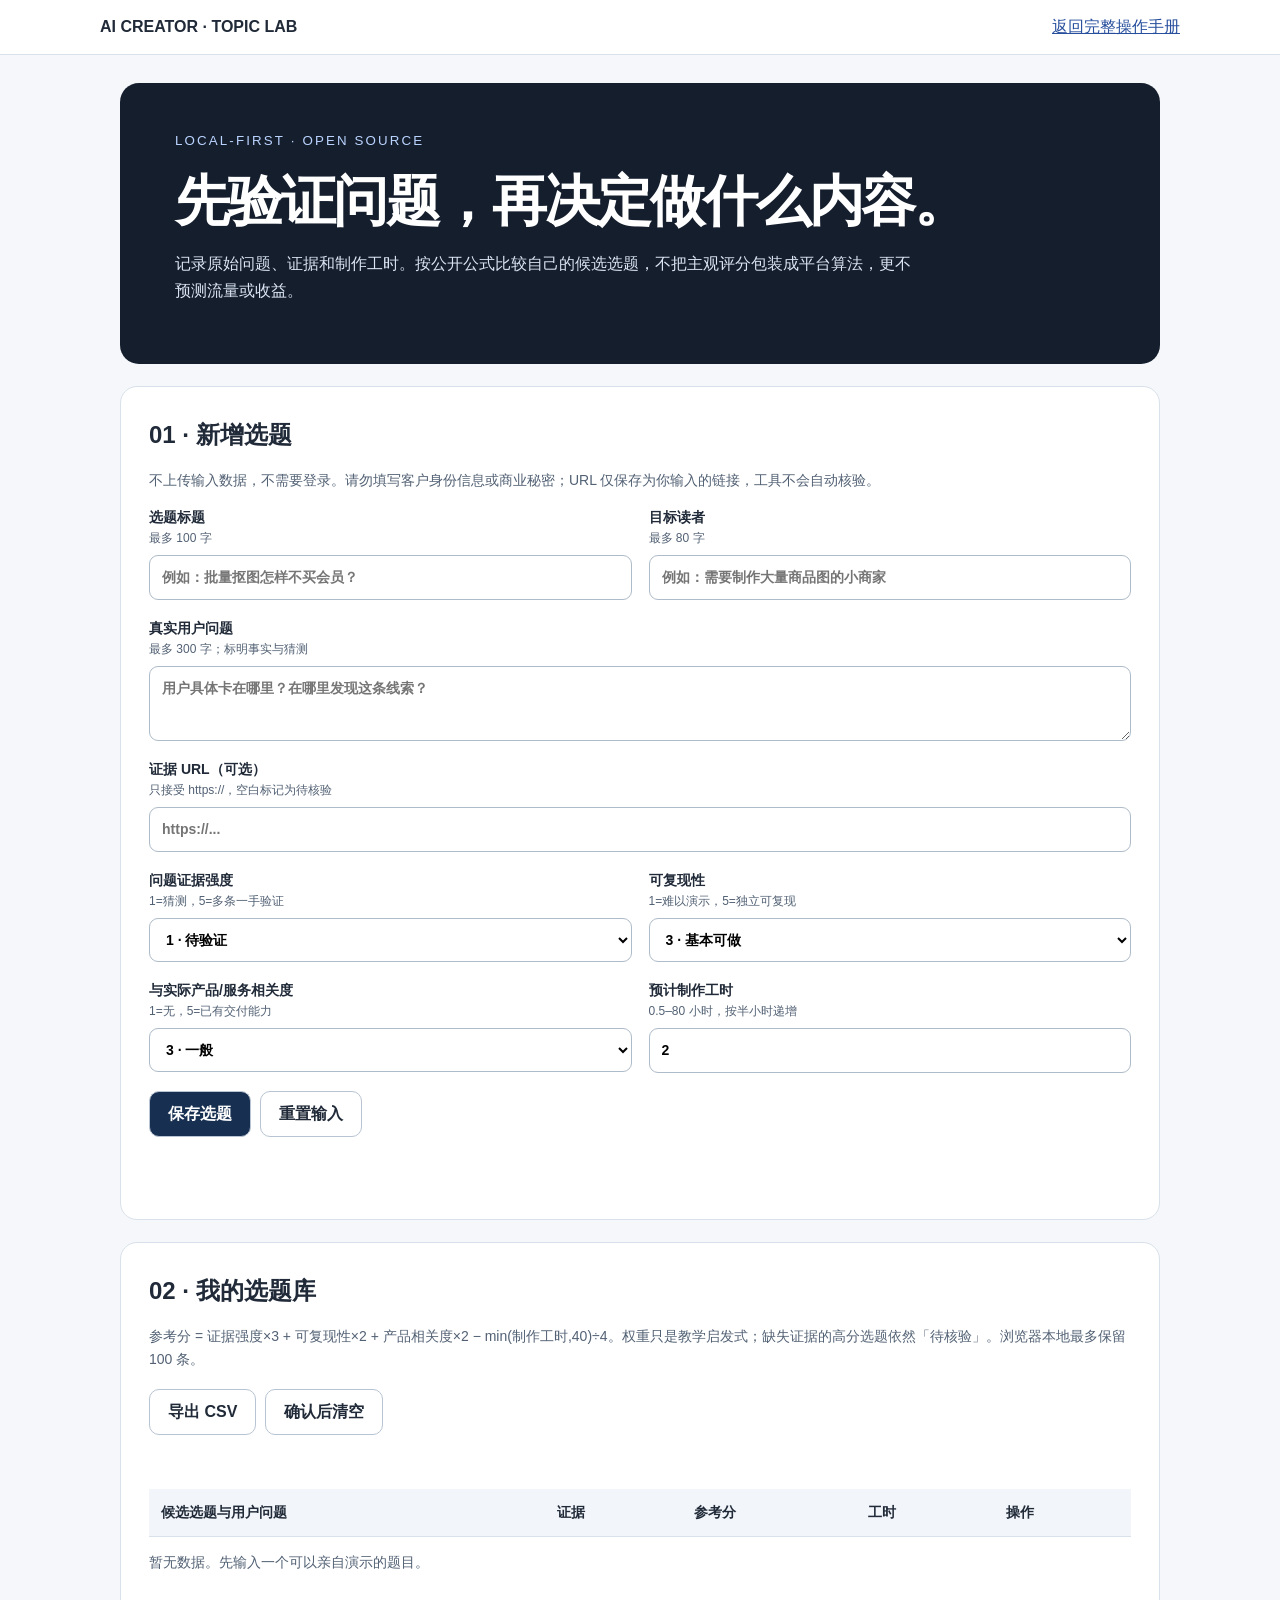
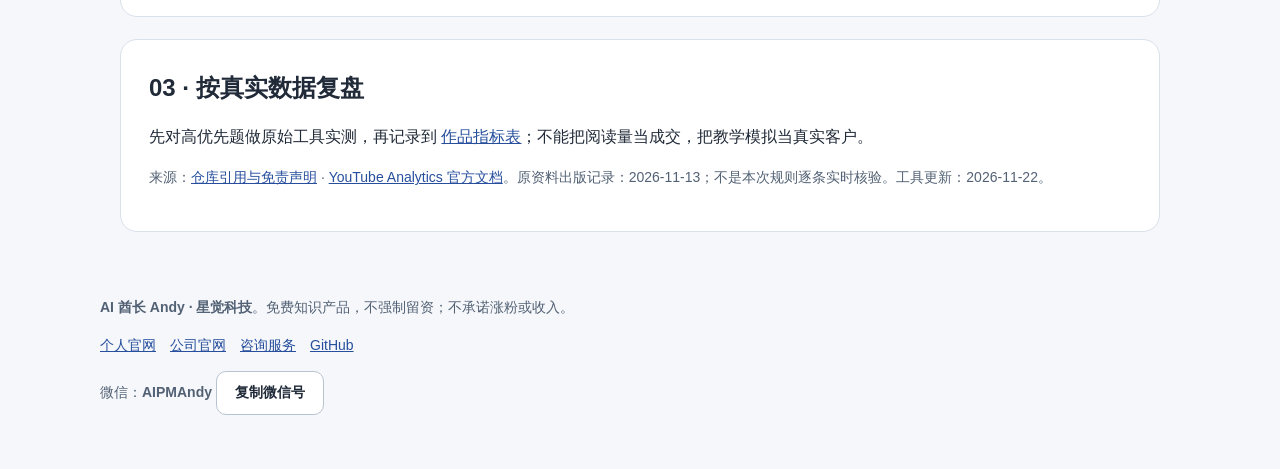
<file: docs/topic-lab.html>
<!doctype html><html lang="zh-CN"><head><meta charset="utf-8"><meta name="viewport" content="width=device-width,initial-scale=1"><meta name="theme-color" content="#141d2b">
<title>AI 创作者选题实验台 · AI 酋长 Andy</title><meta name="description" content="免费 AI 创作者选题工作台：记录真实用户问题、证据 URL、内容可复现性与制作工时；透明排序、本地存储、CSV 导出。">
<link rel="canonical" href="https://aipmandy.github.io/HowToBeAnAICreator/topic-lab.html"><meta property="og:type" content="website"><meta property="og:locale" content="zh_CN"><meta property="og:title" content="AI 创作者选题实验台"><meta property="og:description" content="用真实问题与可核验证据选题，而不是猜算法。"><meta property="og:url" content="https://aipmandy.github.io/HowToBeAnAICreator/topic-lab.html">
<script type="application/ld+json">{"@context":"https://schema.org","@type":"WebApplication","name":"AI 创作者选题实验台","url":"https://aipmandy.github.io/HowToBeAnAICreator/topic-lab.html","inLanguage":"zh-CN","applicationCategory":"BusinessApplication","operatingSystem":"Web","isAccessibleForFree":true,"dateModified":"2026-11-22","description":"仅根据用户自己输入的证据、可复现性及工时计算主观参考分，无法预测播放、排名或收入。","author":{"@type":"Person","name":"AI 酋长 Andy","url":"https://metaver.vip/"},"publisher":{"@type":"Organization","name":"星觉科技","url":"https://www.a6no1.cn/"}}</script>
<style>:root{--ink:#202a38;--muted:#526174;--line:#d9e1ea}*{box-sizing:border-box}body{margin:0;background:#f5f7fa;color:var(--ink);font:16px/1.65 -apple-system,BlinkMacSystemFont,"PingFang SC",sans-serif}a{color:#274f9d}nav{background:white;border-bottom:1px solid var(--line);padding:14px max(20px,calc((100vw - 1080px)/2));display:flex;align-items:center;justify-content:space-between;gap:16px}main{max-width:1080px;margin:auto;padding:28px 20px}header{background:#141e2d;color:white;padding:44px clamp(20px,5vw,55px);border-radius:19px}header small{color:#bbd4ff;letter-spacing:.16em}h1{font-size:clamp(34px,5vw,55px);line-height:1.23;letter-spacing:-.04em;margin:14px 0}header p{color:#dbe5f3;max-width:740px}section{background:#fff;margin:22px 0;border:1px solid var(--line);border-radius:17px;padding:28px}h2{font-size:24px;margin:0 0 10px}.note{color:var(--muted);font-size:14px}.fields{display:grid;grid-template-columns:1fr 1fr;gap:17px}label{font-weight:650;font-size:14px}label span{display:block;color:var(--muted);font-weight:400;font-size:12px}.wide{grid-column:1/-1}input,textarea,select{display:block;width:100%;min-height:44px;padding:10px 12px;font:inherit;border:1px solid #aebbc8;border-radius:9px;background:white;margin-top:6px}textarea{min-height:75px;resize:vertical}button{border:1px solid #b8c4d2;background:white;color:var(--ink);border-radius:10px;padding:9px 18px;min-height:44px;font:inherit;cursor:pointer;font-weight:650}button:focus-visible,a:focus-visible,input:focus-visible,select:focus-visible,textarea:focus-visible{outline:3px solid #3466d5;outline-offset:3px}.primary{background:#172f51;color:white}.actions{display:flex;gap:9px;flex-wrap:wrap;margin:18px 0}.status{font-size:14px;color:#254d9d;min-height:22px}.table{overflow-x:auto}table{border-collapse:collapse;width:100%;font-size:14px}th,td{padding:12px;text-align:left;vertical-align:top;border-bottom:1px solid var(--line)}th{background:#f2f5f9}td{overflow-wrap:anywhere}td:first-child{min-width:210px}td:last-child{white-space:nowrap}small.detail{display:block;color:var(--muted)}footer{padding:0 max(20px,calc((100vw - 1080px)/2)) 40px;color:var(--muted);font-size:14px}footer a{margin-right:14px}@media(max-width:650px){nav{flex-wrap:wrap}main{padding:15px 10px}section{padding:19px 14px}.fields{grid-template-columns:1fr}.wide{grid-column:1}th,td{padding:9px}}</style></head>
<body><nav><strong>AI CREATOR · TOPIC LAB</strong><a href="index.html">返回完整操作手册</a></nav><main><header><small>LOCAL-FIRST · OPEN SOURCE</small><h1>先验证问题，再决定做什么内容。</h1><p>记录原始问题、证据和制作工时。按公开公式比较自己的候选选题，不把主观评分包装成平台算法，更不预测流量或收益。</p></header>
<section><h2>01 · 新增选题</h2><p class="note">不上传输入数据，不需要登录。请勿填写客户身份信息或商业秘密；URL 仅保存为你输入的链接，工具不会自动核验。</p><form id="topicForm"><div class="fields">
<label>选题标题 <span>最多 100 字</span><input id="topic" required maxlength="100" placeholder="例如：批量抠图怎样不买会员？"></label>
<label>目标读者 <span>最多 80 字</span><input id="audience" required maxlength="80" placeholder="例如：需要制作大量商品图的小商家"></label>
<label class="wide">真实用户问题 <span>最多 300 字；标明事实与猜测</span><textarea id="pain" required maxlength="300" placeholder="用户具体卡在哪里？在哪里发现这条线索？"></textarea></label>
<label class="wide">证据 URL（可选）<span>只接受 https://，空白标记为待核验</span><input id="evidence" type="url" maxlength="500" placeholder="https://..."></label>
<label>问题证据强度 <span>1=猜测，5=多条一手验证</span><select id="need"><option value="1">1 · 待验证</option><option value="2">2 · 弱线索</option><option value="3">3 · 有案例</option><option value="4">4 · 多来源</option><option value="5">5 · 已一手核验</option></select></label>
<label>可复现性 <span>1=难以演示，5=独立可复现</span><select id="repro"><option value="1">1 · 很难</option><option value="2">2 · 有阻碍</option><option value="3" selected>3 · 基本可做</option><option value="4">4 · 可清楚演示</option><option value="5">5 · 可完全复现</option></select></label>
<label>与实际产品/服务相关度 <span>1=无，5=已有交付能力</span><select id="fit"><option value="1">1 · 无</option><option value="2">2 · 较弱</option><option value="3" selected>3 · 一般</option><option value="4">4 · 很高</option><option value="5">5 · 可承接</option></select></label>
<label>预计制作工时 <span>0.5–80 小时，按半小时递增</span><input id="hours" type="number" min="0.5" max="80" step="0.5" value="2" required></label>
</div><div class="actions"><button class="primary" type="submit">保存选题</button><button type="reset">重置输入</button></div><p id="formStatus" class="status" role="status" aria-live="polite"></p></form></section>
<section><h2>02 · 我的选题库</h2><p class="note">参考分 = 证据强度×3 + 可复现性×2 + 产品相关度×2 − min(制作工时,40)÷4。权重只是教学启发式；缺失证据的高分选题依然「待核验」。浏览器本地最多保留 100 条。</p><div class="actions"><button type="button" id="exportCsv">导出 CSV</button><button type="button" id="clearAll">确认后清空</button></div><p id="listStatus" role="status" aria-live="polite" class="status"></p><div class="table"><table><thead><tr><th>候选选题与用户问题</th><th>证据</th><th>参考分</th><th>工时</th><th>操作</th></tr></thead><tbody id="rows"></tbody></table></div><p id="empty" class="note">暂无数据。先输入一个可以亲自演示的题目。</p></section>
<section><h2>03 · 按真实数据复盘</h2><p>先对高优先题做原始工具实测，再记录到 <a href="https://github.com/AIPMAndy/HowToBeAnAICreator/blob/main/templates/metrics.csv">作品指标表</a>；不能把阅读量当成交，把教学模拟当真实客户。</p><p class="note">来源：<a href="https://github.com/AIPMAndy/HowToBeAnAICreator/blob/main/SOURCES.md">仓库引用与免责声明</a> · <a href="https://support.google.com/youtube/answer/9002587?hl=en">YouTube Analytics 官方文档</a>。原资料出版记录：2026-11-13；不是本次规则逐条实时核验。工具更新：2026-11-22。</p></section></main>
<footer><p><strong>AI 酋长 Andy · 星觉科技</strong>。免费知识产品，不强制留资；不承诺涨粉或收入。</p><a href="https://metaver.vip/">个人官网</a><a href="https://www.a6no1.cn/">公司官网</a><a href="https://metaver.vip/services">咨询服务</a><a href="https://github.com/AIPMAndy/HowToBeAnAICreator">GitHub</a><p>微信：<strong>AIPMAndy</strong> <button id="copyWechat" type="button">复制微信号</button> <span id="copyStatus" role="status" aria-live="polite"></span></p></footer>
<script>
(()=>{'use strict';
const KEY='aicreator-topics-v1',form=document.getElementById('topicForm'),rows=document.getElementById('rows'),el=id=>document.getElementById(id),msg=(id,s)=>el(id).textContent=s;
const esc=s=>String(s??'').replace(/[&<>"']/g,c=>({'&':'&amp;','<':'&lt;','>':'&gt;','"':'&quot;',"'":'&#39;'}[c]));
let data=[],storage=true;
try{const v=JSON.parse(localStorage.getItem(KEY)||'[]');if(Array.isArray(v))data=v.filter(x=>x&&typeof x.topic==='string'&&Number.isFinite(x.score)).slice(0,100);}catch{storage=false;msg('listStatus','本机存储不可用，当前只能临时保存，请及时导出 CSV。');}
function save(){try{localStorage.setItem(KEY,JSON.stringify(data));}catch{storage=false;msg('listStatus','无法写入本机存储，请立即导出 CSV 备份。');}}
function points(o){return +(3*o.need+2*o.repro+2*o.fit-Math.min(o.hours,40)/4).toFixed(2);}
function safeUrl(s){if(!s)return '';const u=new URL(s);if(u.protocol!=='https:')throw Error('证据 URL 只能是 https://');return u.href;}
function csv(s){let t=String(s??'');if(/^\s*[=+\-@]/.test(t))t="'"+t;return '"'+t.replace(/"/g,'""')+'"';}
function render(){rows.textContent='';for(const r of [...data].sort((a,b)=>b.score-a.score)){const tr=document.createElement('tr');tr.innerHTML='<td><b>'+esc(r.topic)+'</b><small class="detail">'+esc(r.audience)+'</small><small class="detail">'+esc(r.pain)+'</small></td><td>'+(r.evidence?'<a href="'+esc(r.evidence)+'" rel="noopener noreferrer" target="_blank">查看原链接</a>':'待核验')+'</td><td>'+r.score.toFixed(2)+'</td><td>'+r.hours+' h</td><td><button type="button" data-id="'+esc(r.id)+'">删除</button></td>';rows.append(tr);}el('empty').hidden=data.length!==0;}
form.addEventListener('submit',e=>{e.preventDefault();try{
const topic=el('topic').value.trim(),audience=el('audience').value.trim(),pain=el('pain').value.trim(),evidence=safeUrl(el('evidence').value.trim());
const need=+el('need').value,repro=+el('repro').value,fit=+el('fit').value,hours=+el('hours').value;
if(!topic||!audience||!pain||topic.length>100||audience.length>80||pain.length>300)throw Error('请完整填写标题、读者和问题，且不要超过字数');
if([need,repro,fit].some(n=>!Number.isInteger(n)||n<1||n>5)||!Number.isFinite(hours)||hours<.5||hours>80||Math.round(hours*2)!==hours*2)throw Error('评分为1至5；工时为0.5至80且按半小时递增');
if(data.length>=100)throw Error('最多100条，请先导出备份并删除旧记录');
const o={id:String(Date.now())+'-'+Math.random().toString(36).slice(2,7),created:new Date().toISOString(),topic,audience,pain,evidence,need,repro,fit,hours};o.score=points(o);data.push(o);save();render();msg('formStatus','保存成功：'+topic+(storage?'（仅本机保存）':'（请导出 CSV 备份）'));form.reset();
}catch(err){msg('formStatus','未保存：'+err.message);}});
rows.addEventListener('click',e=>{const b=e.target.closest('button[data-id]');if(!b)return;const item=data.find(x=>x.id===b.dataset.id);if(!item||!confirm('删除选题「'+item.topic+'」？'))return;data=data.filter(x=>x.id!==item.id);save();render();msg('listStatus','已删除。');});
el('clearAll').addEventListener('click',()=>{if(!data.length||!confirm('清除本机全部选题？建议先导出 CSV。'))return;data=[];save();render();msg('listStatus','已清空。');});
el('exportCsv').addEventListener('click',()=>{if(!data.length){msg('listStatus','暂无可导出选题。');return;}const cols=['创建时间','标题','目标读者','用户问题','证据URL','证据强度','可复现性','产品相关度','工时','参考分','证据状态'];const lines=[cols.map(csv).join(',')];for(const x of data)lines.push([x.created,x.topic,x.audience,x.pain,x.evidence,x.need,x.repro,x.fit,x.hours,x.score,x.evidence?'用户输入（未自动核验）':'待核验'].map(csv).join(','));const u=URL.createObjectURL(new Blob(['\ufeff'+lines.join('\r\n')+'\r\n'],{type:'text/csv;charset=utf-8'})),a=document.createElement('a');a.href=u;a.download='AI创作者选题.csv';document.body.append(a);a.click();a.remove();setTimeout(()=>URL.revokeObjectURL(u),2000);msg('listStatus','已导出 '+data.length+' 条选题，文件仅保存在本机。');});
el('copyWechat').addEventListener('click',async()=>{try{await navigator.clipboard.writeText('AIPMAndy');msg('copyStatus','已复制')}catch{msg('copyStatus','复制失败，请手动复制 AIPMAndy')}});
render();})();
</script></body></html>
</file>
<file: docs/assets/site.css>
:root{--ink:#172233;--dark:#111b2b;--muted:#677386;--line:#e6eaf0;--blue:#315dff;--lime:#defa71;--paper:#f6f7fa;--white:#fff}*{box-sizing:border-box}html{scroll-behavior:smooth}body{font-family:-apple-system,BlinkMacSystemFont,'SF Pro Display','PingFang SC','Microsoft YaHei',sans-serif;color:var(--ink);background:var(--white);margin:0;-webkit-font-smoothing:antialiased}a{color:inherit;text-decoration:none}button,input,select{font:inherit}button{cursor:pointer}.skip{position:absolute;left:-999px;top:10px;z-index:8;background:#fff;padding:10px}.skip:focus{left:10px}.wrap{max-width:1200px;margin:auto;padding:96px 32px}.nav{height:74px;position:sticky;top:0;background:rgba(255,255,255,.95);backdrop-filter:blur(18px);z-index:8;border-bottom:1px solid var(--line);display:flex;justify-content:space-between;align-items:center;padding:0 max(32px,calc((100vw - 1140px)/2))}.brand{font-size:14px;font-weight:900;display:flex;align-items:center;gap:12px;letter-spacing:.35px}.brand em{font-style:normal;font-weight:600;color:#8391a4}.brand-mark{display:inline-grid;place-items:center;width:35px;height:35px;border-radius:11px;color:#fff;background:#142039;font-weight:900;font-size:20px;position:relative}.brand-mark span{position:absolute;color:var(--lime);font-size:12px;right:4px;top:2px}.nav-links{display:flex;gap:30px;font-size:13px;color:#5b6575;font-weight:650}.nav-links a:hover{color:var(--blue)}.hero{position:relative;min-height:640px;overflow:hidden;background:var(--dark);color:#fff;display:flex;align-items:center;gap:30px;padding:70px max(32px,calc((100vw - 1140px)/2))}.hero-glow{position:absolute;width:750px;height:720px;border-radius:50%;right:-250px;top:-260px;background:radial-gradient(circle,#334b75 0%,#1b2b46 47%,transparent 70%);pointer-events:none}.hero-inner{max-width:670px;position:relative;z-index:2}.eyebrow{display:inline-block;color:#cfeafe;font-size:12px;font-weight:750;letter-spacing:2px;margin-bottom:26px}.hero h1{font-size:clamp(64px,7vw,104px);letter-spacing:-5px;line-height:1.13;margin:0 0 24px;font-weight:900}.hero h1 span{color:var(--lime)}.hero-copy{font-size:17px;line-height:1.9;color:#c5d0de}.hero-actions{display:flex;gap:14px;margin-top:31px;align-items:center}.primary,.secondary{display:inline-flex;justify-content:center;align-items:center;gap:20px;padding:15px 22px;border-radius:11px;font-size:14px;font-weight:750}.primary{background:var(--lime);color:#122034}.primary:hover{background:#c9ef52}.primary span{font-size:20px}.secondary{border:1px solid #647289;color:#fff}.tiny{color:#8e9eb3;font-size:11px;margin-top:34px}.hero-art{flex:1;min-height:420px;position:relative;z-index:1}.orb{width:320px;height:320px;background:radial-gradient(circle at 30% 30%,#334c8e,#192941 67%);border:1px solid #7087bd;border-radius:50%;position:absolute;left:20px;top:20px;display:grid;place-items:center;font-size:160px;font-weight:900;color:var(--lime);box-shadow:0 0 100px #152951}.orb span{color:white;position:absolute;right:80px;bottom:39px;font-size:65px}.art-card{position:absolute;z-index:2;background:#f5f8ff;color:#24364d;border:1px solid #fff;box-shadow:0 18px 34px #070e1f30;border-radius:12px;padding:17px 19px;font-size:15px;font-weight:700;white-space:nowrap}.art-card b{font-size:12px;color:#4564ad;margin-right:9px}.c1{left:-25px;top:35px;transform:rotate(-6deg)}.c2{right:-40px;top:105px;transform:rotate(8deg)}.c3{left:-65px;bottom:70px;transform:rotate(5deg)}.c4{right:0;bottom:15px;transform:rotate(-6deg)}.section-meta{font-size:11px;letter-spacing:2.5px;font-weight:900;color:#416bcb;margin-bottom:22px}.lead-grid{display:grid;grid-template-columns:1fr 1fr;gap:65px;align-items:start}.lead-grid h2{font-size:45px;letter-spacing:-1.5px;line-height:1.3;margin:0}.lead-grid p{font-size:16px;line-height:1.95;color:var(--muted);margin:0 0 15px}.lead-grid strong{color:var(--ink)}.stats{margin-top:48px;border:1px solid var(--line);border-radius:20px;display:grid;grid-template-columns:repeat(4,1fr);padding:31px 12px}.stats div{display:flex;flex-direction:column;align-items:center;gap:9px;border-right:1px solid var(--line)}.stats div:last-child{border:0}.stats strong{font-size:49px;font-weight:850;letter-spacing:-1.5px}.stats span{color:var(--muted);font-size:12px}.quick{background:var(--paper);max-width:none;padding-left:max(32px,calc((100vw - 1140px)/2));padding-right:max(32px,calc((100vw - 1140px)/2))}.section-header{display:flex;justify-content:space-between;align-items:flex-start;gap:28px;margin-bottom:30px}.section-header h2,.faq h2,.sources h2{font-size:42px;letter-spacing:-1.4px;margin:0 0 12px}.section-header p,.sources p{color:var(--muted);line-height:1.9;max-width:690px;font-size:15px}.chip{background:#dff3b7;color:#294527;padding:10px 17px;border-radius:90px;font-weight:800;font-size:12px;white-space:nowrap}.quick-grid{display:grid;grid-template-columns:repeat(4,1fr);gap:14px}.quick article{padding:28px 23px;background:#fff;border-radius:18px;min-height:248px;border:1px solid var(--line)}.quick article span{color:#476ae5;font-weight:800;font-size:12px}.quick article h3{font-size:24px;line-height:1.4;margin:18px 0}.quick article p{color:var(--muted);font-size:14px;line-height:1.9}.quick-footer{display:flex;justify-content:space-between;gap:20px;margin-top:22px;color:#566477;font-size:13px}.quick-footer a{color:#315dff;font-weight:800}.play{background:#fff}.progress{text-align:right;min-width:190px;padding-top:12px}.progress b{font-size:24px;display:block}.progress span{font-size:12px;color:var(--muted)}.progress-track{height:5px;background:#eff0f5;border-radius:9px;overflow:hidden;margin-top:12px}.progress-track i{display:block;height:100%;width:0;background:#315dff;border-radius:9px;transition:width .25s}.toolbar{display:flex;gap:12px;flex-wrap:wrap}.search-wrap{flex:1;min-width:240px;position:relative}.search-wrap span{position:absolute;top:7px;left:17px;font-size:30px;color:#788493}.search-wrap input,.toolbar select,.clear{height:54px;border:1px solid #dfe5ef;background:#f9fafc;border-radius:11px;outline:none;color:#233149}.search-wrap input{width:100%;padding:0 16px 0 51px;font-size:14px}.search-wrap input:focus,.toolbar select:focus,.clear:focus-visible{outline:2px solid #aac0ff}.toolbar select{padding:0 12px;min-width:112px}.clear{padding:0 16px}.category-pills{display:flex;flex-wrap:wrap;gap:9px;margin:22px 0}.category-pills button{border:1px solid #dce3ee;background:#fff;border-radius:50px;padding:8px 13px;font-size:12px;color:#576478}.category-pills button.active{background:#182842;color:#fff;border-color:#182842}.count{color:#788597;font-size:13px;margin:23px 0}.cards{display:grid;grid-template-columns:repeat(2,minmax(0,1fr));gap:17px}.entry{border:1px solid #e3e8f1;border-radius:17px;padding:25px 25px 19px;min-width:0;transition:box-shadow .18s,transform .18s}.entry:hover{box-shadow:0 20px 45px #0b245214;transform:translateY(-1px)}.entry:target{outline:3px solid var(--lime)}.entry-top{display:flex;justify-content:space-between;gap:20px;align-items:center}.entry-num{font-size:13px;color:var(--blue);font-weight:800;letter-spacing:1px}.entry-time{font-size:12px;color:var(--muted)}.entry h3{margin:14px 0 12px;font-size:24px}.entry h4{font-size:11px;color:#7b8695;letter-spacing:1px;margin:20px 0 8px}.entry ol{margin:0;padding-left:20px}.entry li{font-size:14px;line-height:1.8;margin:5px 0}.entry-output{padding:12px 15px;border-radius:9px;background:#edf5dc;font-size:14px;line-height:1.8;margin:13px 0}.entry-output b{font-size:11px;display:block;letter-spacing:1px;color:#3f5d35}.entry-pitfall{color:#627084;font-size:13px;line-height:1.7;margin:13px 0}.entry-meta{font-size:12px;color:#8090a1;margin:16px 0}.entry-links{display:flex;gap:10px;flex-wrap:wrap}.entry-links a{font-size:11px;color:#4164c5;text-decoration:underline}.entry-actions{display:flex;justify-content:space-between;align-items:center;gap:10px;margin-top:21px;border-top:1px solid var(--line);padding-top:15px}.done-label{display:flex;gap:8px;align-items:center;font-size:13px;font-weight:750;cursor:pointer}.done-label input{accent-color:#315dff;width:17px;height:17px}.copy-btn{background:#f1f5fa;border:0;border-radius:9px;color:#56667b;font-size:12px;padding:9px 11px}.empty{padding:30px;text-align:center;background:#f7f9fc;border-radius:12px}.path{background:#f7f9fc;max-width:none;padding-left:max(32px,calc((100vw - 1140px)/2));padding-right:max(32px,calc((100vw - 1140px)/2))}.dark-link{color:#34445f;border-color:#d2dbe7}.timeline{display:grid;grid-template-columns:repeat(4,1fr);gap:13px}.timeline div{background:#fff;border:1px solid #e0e6ef;border-radius:17px;padding:26px}.timeline b{font-size:28px;color:#315dff}.timeline h3{font-size:21px}.timeline p{font-size:13px;color:#687488;line-height:1.85}.callout{margin-top:23px;border-left:4px solid var(--lime);padding:21px 28px;background:#ecf3dc}.callout p{color:#526175;line-height:1.7;font-size:14px}.faq details{border-bottom:1px solid var(--line);padding:19px 0}.faq summary{font-weight:800;cursor:pointer;font-size:17px}.faq details p{max-width:900px;color:#6a7585;line-height:1.9;font-size:15px}.sources{background:#fff}.sources p{max-width:900px}.links{display:grid;grid-template-columns:repeat(2,1fr);gap:10px;margin-top:27px}.links a{border:1px solid var(--line);border-radius:10px;padding:17px 19px;font-size:14px;font-weight:700;display:flex;justify-content:space-between}.links a:hover{background:#f5f7ff}.links span{color:var(--blue)}.footer{background:#101c2e;color:white;padding:48px max(32px,calc((100vw - 1140px)/2));display:flex;justify-content:space-between;gap:20px}.footer strong{font-size:18px}.footer p{font-size:12px;color:#acb9cd;line-height:1.85}@media(max-width:980px){.hero-art{display:none}.hero{min-height:580px}.quick-grid,.timeline{grid-template-columns:repeat(2,1fr)}.lead-grid{gap:35px}.nav{padding:0 24px}}@media(max-width:650px){.wrap{padding:62px 21px}.nav{height:61px;padding:0 18px}.brand{font-size:13px}.brand em{display:none}.nav-links{gap:15px}.nav-links a:nth-child(2),.nav-links a:nth-child(3){display:none}.hero{padding:74px 21px 63px;min-height:auto}.hero h1{font-size:56px;letter-spacing:-2.5px}.hero-copy{font-size:15px}.hero-actions{flex-wrap:wrap}.primary,.secondary{width:100%;padding:14px}.eyebrow{font-size:10px;letter-spacing:1.5px}.lead-grid{display:block}.lead-grid h2{font-size:33px;margin-bottom:28px}.stats{grid-template-columns:repeat(2,1fr);row-gap:27px}.stats div:nth-child(2){border-right:0}.stats strong{font-size:39px}.quick,.path{padding-left:21px;padding-right:21px}.quick-grid,.timeline,.cards,.links{grid-template-columns:1fr}.section-header{display:block}.section-header h2,.faq h2,.sources h2{font-size:31px}.chip{display:inline-block;margin-top:10px}.quick article{min-height:0;padding:23px}.quick-footer{display:block}.quick-footer span{display:block;margin-top:12px}.progress{text-align:left;margin:20px 0}.toolbar select{flex:1;min-width:128px}.toolbar .clear{width:100%}.footer{display:block;padding:45px 21px}.entry{padding:22px 19px}.hero .tiny{font-size:10px}}

/* Review v2: executable checklists, feedback, usable on mobile and offline */
.progress-tools,.day-tools{display:flex;align-items:center;gap:10px;flex-wrap:wrap;margin:15px 0}
.progress-tools{background:#f6f8fc;padding:12px 14px;border-radius:12px;border:1px solid var(--line)}
.filter-checkbox{display:inline-flex;align-items:center;gap:7px;font-size:13px;font-weight:700;color:#34465b;cursor:pointer}
.filter-checkbox input{accent-color:var(--blue);height:17px;width:17px}
.tool-btn{font-size:12px;font-weight:700;background:#fff;border:1px solid #d5deeb;border-radius:8px;color:#334863;padding:9px 12px;cursor:pointer;display:inline-flex;align-items:center}
.tool-btn:hover{border-color:var(--blue)}.tool-danger{color:#8d444a}.import-label input{display:none}
.save-status{font-size:12px;color:#6d7888;line-height:1.7;min-height:20px}.save-status.warn{color:#af532e}
.day-tools{justify-content:space-between;font-size:13px;font-weight:800;color:#31476b}.day-grid{display:grid;grid-template-columns:repeat(3,minmax(0,1fr));gap:9px;margin:20px 0 26px}
.day-card{background:#fff;border:1px solid #e4e8ef;border-radius:12px;padding:14px;min-width:0}.day-card.is-done{background:#eff8e9}.day-card label{display:flex;gap:9px;align-items:flex-start;cursor:pointer}.day-card input{margin-top:5px;accent-color:#315dff;width:16px;height:16px;flex-shrink:0}.day-card strong{font-size:14px;display:block;line-height:1.55}.day-card b{color:var(--blue);margin-right:8px}.day-card p{font-size:12px;color:#66768b;line-height:1.6;margin:9px 0 0 26px}.case-study{background:#f9fbff}.example-contents{max-width:990px;background:white;border:1px solid #dfe6ef;border-radius:18px;padding:32px 40px;box-shadow:0 10px 35px #12345a0a}.example-contents h3{font-size:21px;margin-top:28px}.example-contents p,.example-contents li{font-size:15px;line-height:1.9}.example-contents pre{background:#142039;color:#edf3ff;border-radius:12px;padding:17px;white-space:pre-wrap;overflow-wrap:anywhere;font-size:13px;line-height:1.8}.example-contents table{border-collapse:collapse;display:block;max-width:100%;overflow-x:auto;margin:15px 0}.example-contents th,.example-contents td{border:1px solid #dfe5ef;padding:9px 10px;text-align:left;font-size:13px;line-height:1.7}.example-contents blockquote{border-left:3px solid var(--blue);margin-left:0;padding:8px 20px;background:#f2f6fc}.day-card[hidden]{display:none}.count[role=status]{min-height:21px}
button:focus-visible,a:focus-visible,input:focus-visible,select:focus-visible,.import-label:focus-within{outline:3px solid #799bfb;outline-offset:2px}
@media(max-width:980px){.day-grid{grid-template-columns:repeat(2,minmax(0,1fr))}}@media(max-width:650px){.day-grid{grid-template-columns:1fr}.example-contents{padding:18px 17px}.progress-tools{align-items:stretch}.tool-btn{flex:1;justify-content:center}.case-study .section-header .secondary{color:#253a5a}.day-tools{align-items:start}}
@media(prefers-reduced-motion:reduce){html{scroll-behavior:auto}.entry,.progress-track i{transition:none}}

.entry-example,.entry-blocked{border-radius:9px;padding:12px 15px;margin-top:10px;font-size:13px;line-height:1.8;background:#f1f5ff}.entry-blocked{background:#fff5ed}.entry-example b,.entry-blocked b{display:block;font-size:11px;letter-spacing:1px;margin-bottom:3px;color:#4362a5}

/* Optional author contact, after the learning plan. */
.consultation{width:calc(100% - 64px);max-width:1136px;margin:48px auto 0;padding:30px 32px;border:1px solid var(--line);border-radius:16px;background:#f9fafc;display:grid;grid-template-columns:minmax(0,1.6fr) minmax(0,1fr);gap:36px;align-items:center;scroll-margin-top:120px}
.consultation-label{font-size:12px;font-weight:700;color:var(--muted);margin:0 0 10px}.consultation h2{font-size:24px;line-height:1.4;margin:0 0 12px}.consultation p{font-size:14px;line-height:1.85;color:#536277}.consultation .consultation-label,.consultation .consultation-note,.consultation-status{font-size:12px}.consultation-note{margin-bottom:0}.consultation-contact strong{color:var(--ink);font-size:20px;user-select:all}.consultation-actions{display:flex;align-items:center;flex-wrap:wrap;gap:16px}.consultation-actions a{font-size:13px;font-weight:700;color:var(--blue)}.consultation-status{min-height:22px;margin:6px 0 0}.footer a:hover{text-decoration:underline}
@media(max-width:980px){.nav-links{gap:18px}}
@media(max-width:650px){.nav{height:auto;min-height:61px;flex-wrap:wrap;gap:12px;padding:12px 18px}.nav-links{width:100%;justify-content:space-between;gap:8px;font-size:12px}.nav-links a{white-space:nowrap}.consultation{width:calc(100% - 42px);padding:22px;grid-template-columns:1fr;gap:16px;margin-top:32px}.consultation h2{font-size:22px}.consultation-actions .tool-btn{flex:0 1 auto}}
</file>
